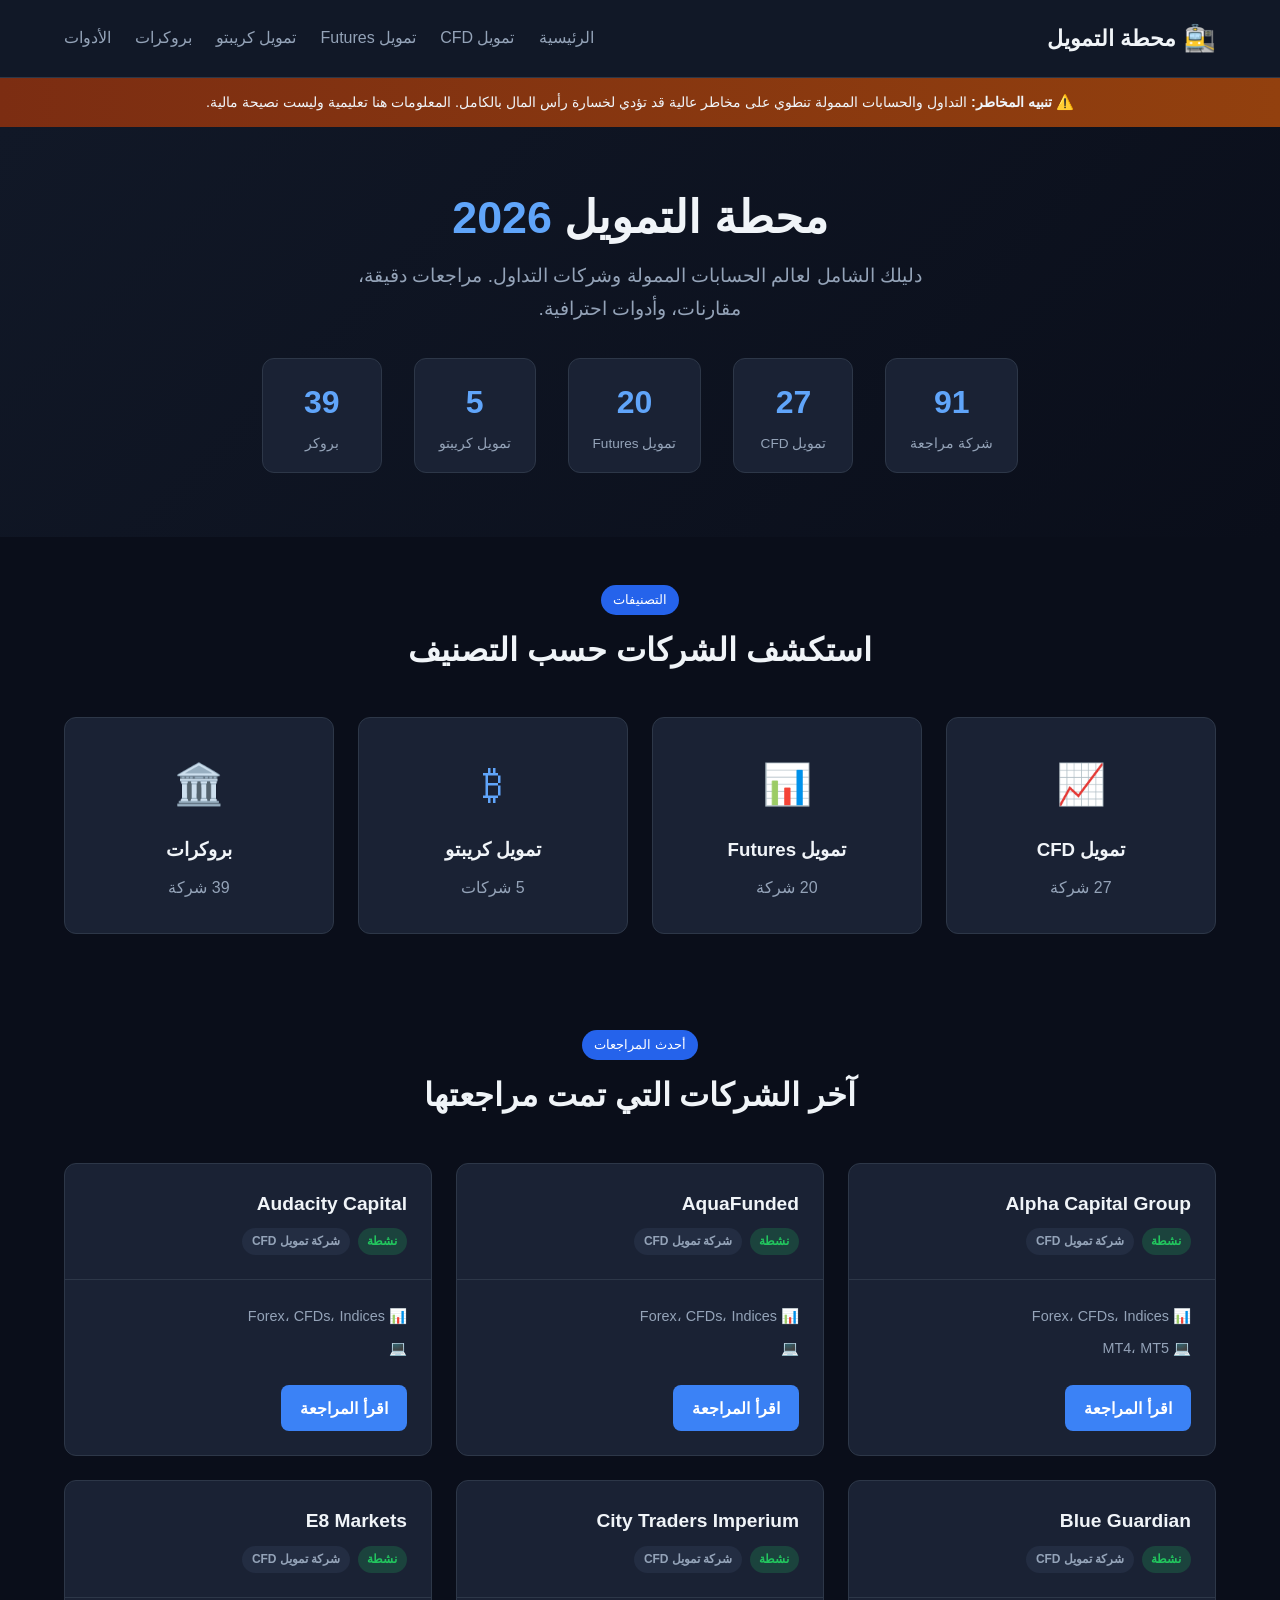
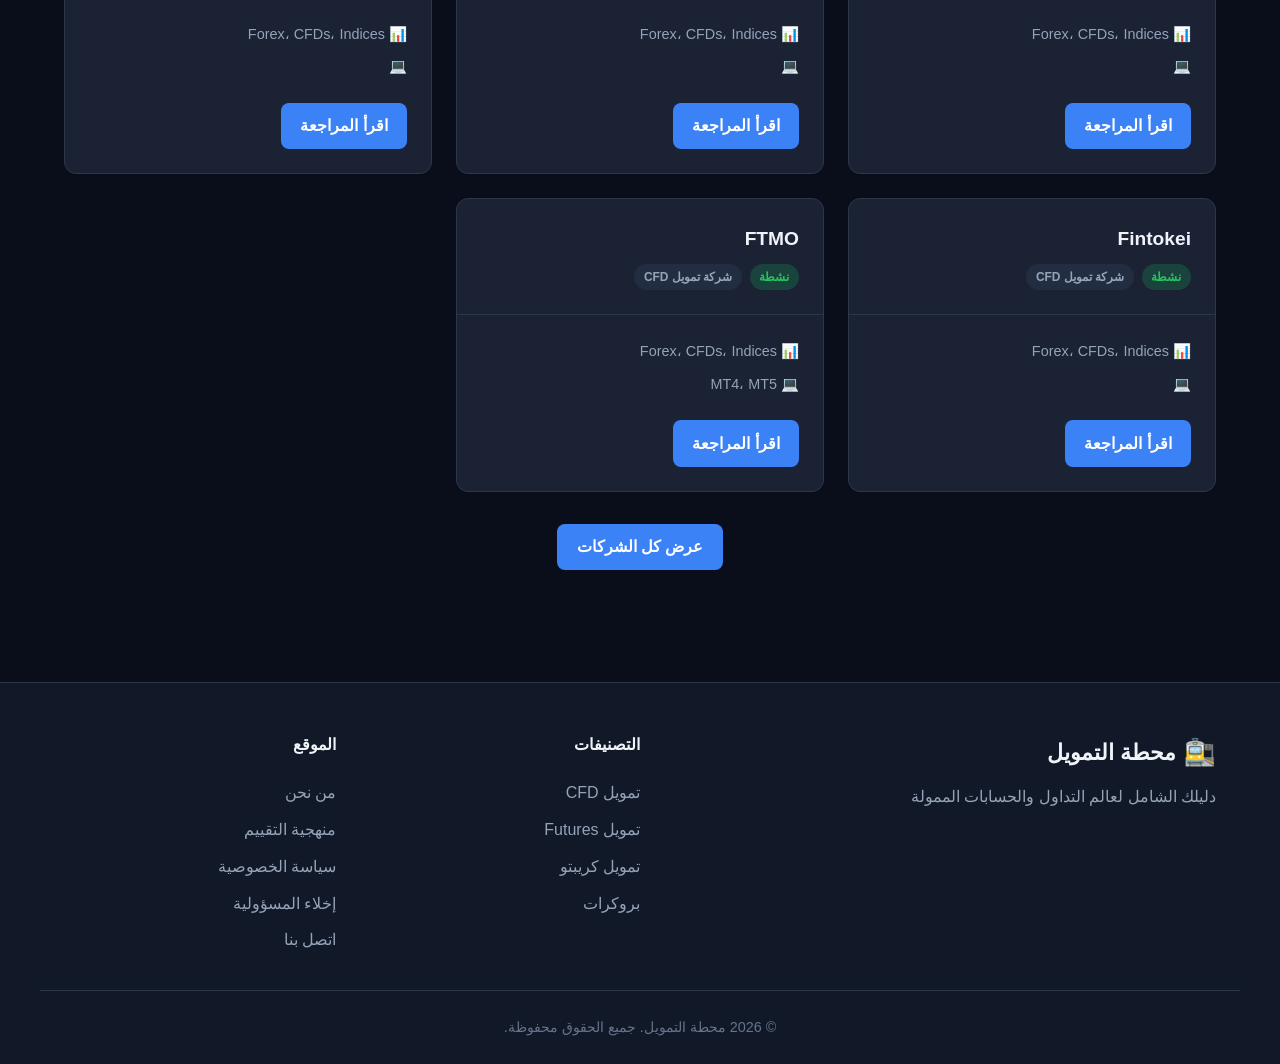
<file: index.html>
<!DOCTYPE html>
<html lang="ar" dir="rtl">
<head>
<meta charset="UTF-8">
<meta name="viewport" content="width=device-width, initial-scale=1.0">
<title>محطة التمويل | دليل الحسابات الممولة والبروكرات 2026</title>
<meta name="description" content="دليل شامل لشركات التمويل والحسابات الممولة وشركات الفوركس والبروكرات. مراجعات، مقارنات، أدوات تداول، وتحليلات.">
<link rel="canonical" href="https://l7adj.github.io/">
<link rel="stylesheet" href="/assets/css/style.css">
</head>
<body>

<header class="site-header">
  <div class="container header-inner">
    <a href="/" class="logo">
      <span class="logo-icon">🚉</span>
      <span>محطة التمويل</span>
    </a>
    <nav class="main-nav">
      <a href="/" class="nav-link">الرئيسية</a>
      <a href="/categories/cfd-prop-firms.html" class="nav-link">تمويل CFD</a>
      <a href="/categories/futures-prop-firms.html" class="nav-link">تمويل Futures</a>
      <a href="/categories/crypto-prop-firms.html" class="nav-link">تمويل كريبتو</a>
      <a href="/categories/brokers.html" class="nav-link">بروكرات</a>
      <a href="/tools/" class="nav-link">الأدوات</a>
    </nav>
    <button class="mobile-menu-btn" aria-label="القائمة">☰</button>
  </div>
</header>

<div class="risk-banner">
  <div class="container">
    <p>⚠️ <strong>تنبيه المخاطر:</strong> التداول والحسابات الممولة تنطوي على مخاطر عالية قد تؤدي لخسارة رأس المال بالكامل. المعلومات هنا تعليمية وليست نصيحة مالية.</p>
  </div>
</div>

<main>
  <section class="hero">
    <div class="container hero-grid">
      <div class="hero-content">
        <h1 class="hero-title">محطة التمويل <span class="highlight">2026</span></h1>
        <p class="hero-desc">دليلك الشامل لعالم الحسابات الممولة وشركات التداول. مراجعات دقيقة، مقارنات، وأدوات احترافية.</p>
        <div class="hero-stats">
          <div class="stat-item">
            <span class="stat-number">91</span>
            <span class="stat-label">شركة مراجعة</span>
          </div>
          <div class="stat-item">
            <span class="stat-number">27</span>
            <span class="stat-label">تمويل CFD</span>
          </div>
          <div class="stat-item">
            <span class="stat-number">20</span>
            <span class="stat-label">تمويل Futures</span>
          </div>
          <div class="stat-item">
            <span class="stat-number">5</span>
            <span class="stat-label">تمويل كريبتو</span>
          </div>
          <div class="stat-item">
            <span class="stat-number">39</span>
            <span class="stat-label">بروكر</span>
          </div>
        </div>
      </div>
    </div>
  </section>

  <section class="section">
    <div class="container">
      <div class="section-header">
        <span class="section-tag">التصنيفات</span>
        <h2 class="section-title">استكشف الشركات حسب التصنيف</h2>
      </div>
      <div class="categories-grid">
        <a href="/categories/cfd-prop-firms.html" class="category-card">
          <div class="category-icon">📈</div>
          <h3>تمويل CFD</h3>
          <p>27 شركة</p>
        </a>
        <a href="/categories/futures-prop-firms.html" class="category-card">
          <div class="category-icon">📊</div>
          <h3>تمويل Futures</h3>
          <p>20 شركة</p>
        </a>
        <a href="/categories/crypto-prop-firms.html" class="category-card">
          <div class="category-icon">₿</div>
          <h3>تمويل كريبتو</h3>
          <p>5 شركات</p>
        </a>
        <a href="/categories/brokers.html" class="category-card">
          <div class="category-icon">🏛️</div>
          <h3>بروكرات</h3>
          <p>39 شركة</p>
        </a>
      </div>
    </div>
  </section>

  <section class="section">
    <div class="container">
      <div class="section-header">
        <span class="section-tag">أحدث المراجعات</span>
        <h2 class="section-title">آخر الشركات التي تمت مراجعتها</h2>
      </div>
      <div class="firms-grid">
        
      <article class="firm-card">
        <div class="firm-card-header">
          <div class="firm-info">
            <h3 class="firm-name">Alpha Capital Group</h3>
            <span class="firm-badge badge-active">نشطة</span>
            <span class="firm-badge">شركة تمويل CFD</span>
          </div>
        </div>
        <div class="firm-card-body">
          <div class="firm-features">
            <div class="feature-item">📊 Forex، CFDs، Indices</div>
            <div class="feature-item">💻 MT4، MT5</div>
          </div>
          <a href="/reviews/alpha-capital-group.html" class="btn btn-primary">اقرأ المراجعة</a>
        </div>
      </article>
      <article class="firm-card">
        <div class="firm-card-header">
          <div class="firm-info">
            <h3 class="firm-name">AquaFunded</h3>
            <span class="firm-badge badge-active">نشطة</span>
            <span class="firm-badge">شركة تمويل CFD</span>
          </div>
        </div>
        <div class="firm-card-body">
          <div class="firm-features">
            <div class="feature-item">📊 Forex، CFDs، Indices</div>
            <div class="feature-item">💻 </div>
          </div>
          <a href="/reviews/aquafunded.html" class="btn btn-primary">اقرأ المراجعة</a>
        </div>
      </article>
      <article class="firm-card">
        <div class="firm-card-header">
          <div class="firm-info">
            <h3 class="firm-name">Audacity Capital</h3>
            <span class="firm-badge badge-active">نشطة</span>
            <span class="firm-badge">شركة تمويل CFD</span>
          </div>
        </div>
        <div class="firm-card-body">
          <div class="firm-features">
            <div class="feature-item">📊 Forex، CFDs، Indices</div>
            <div class="feature-item">💻 </div>
          </div>
          <a href="/reviews/audacity-capital.html" class="btn btn-primary">اقرأ المراجعة</a>
        </div>
      </article>
      <article class="firm-card">
        <div class="firm-card-header">
          <div class="firm-info">
            <h3 class="firm-name">Blue Guardian</h3>
            <span class="firm-badge badge-active">نشطة</span>
            <span class="firm-badge">شركة تمويل CFD</span>
          </div>
        </div>
        <div class="firm-card-body">
          <div class="firm-features">
            <div class="feature-item">📊 Forex، CFDs، Indices</div>
            <div class="feature-item">💻 </div>
          </div>
          <a href="/reviews/blue-guardian.html" class="btn btn-primary">اقرأ المراجعة</a>
        </div>
      </article>
      <article class="firm-card">
        <div class="firm-card-header">
          <div class="firm-info">
            <h3 class="firm-name">City Traders Imperium</h3>
            <span class="firm-badge badge-active">نشطة</span>
            <span class="firm-badge">شركة تمويل CFD</span>
          </div>
        </div>
        <div class="firm-card-body">
          <div class="firm-features">
            <div class="feature-item">📊 Forex، CFDs، Indices</div>
            <div class="feature-item">💻 </div>
          </div>
          <a href="/reviews/city-traders-imperium.html" class="btn btn-primary">اقرأ المراجعة</a>
        </div>
      </article>
      <article class="firm-card">
        <div class="firm-card-header">
          <div class="firm-info">
            <h3 class="firm-name">E8 Markets</h3>
            <span class="firm-badge badge-active">نشطة</span>
            <span class="firm-badge">شركة تمويل CFD</span>
          </div>
        </div>
        <div class="firm-card-body">
          <div class="firm-features">
            <div class="feature-item">📊 Forex، CFDs، Indices</div>
            <div class="feature-item">💻 </div>
          </div>
          <a href="/reviews/e8-markets.html" class="btn btn-primary">اقرأ المراجعة</a>
        </div>
      </article>
      <article class="firm-card">
        <div class="firm-card-header">
          <div class="firm-info">
            <h3 class="firm-name">Fintokei</h3>
            <span class="firm-badge badge-active">نشطة</span>
            <span class="firm-badge">شركة تمويل CFD</span>
          </div>
        </div>
        <div class="firm-card-body">
          <div class="firm-features">
            <div class="feature-item">📊 Forex، CFDs، Indices</div>
            <div class="feature-item">💻 </div>
          </div>
          <a href="/reviews/fintokei.html" class="btn btn-primary">اقرأ المراجعة</a>
        </div>
      </article>
      <article class="firm-card">
        <div class="firm-card-header">
          <div class="firm-info">
            <h3 class="firm-name">FTMO</h3>
            <span class="firm-badge badge-active">نشطة</span>
            <span class="firm-badge">شركة تمويل CFD</span>
          </div>
        </div>
        <div class="firm-card-body">
          <div class="firm-features">
            <div class="feature-item">📊 Forex، CFDs، Indices</div>
            <div class="feature-item">💻 MT4، MT5</div>
          </div>
          <a href="/reviews/ftmo.html" class="btn btn-primary">اقرأ المراجعة</a>
        </div>
      </article>
      </div>
      <div style="text-align:center; margin-top:2rem;">
        <a href="/categories/cfd-prop-firms.html" class="btn btn-primary">عرض كل الشركات</a>
      </div>
    </div>
  </section>
</main>


<footer class="site-footer">
  <div class="container footer-grid">
    <div class="footer-brand">
      <a href="/" class="logo">
        <span class="logo-icon">🚉</span>
        <span>محطة التمويل</span>
      </a>
      <p>دليلك الشامل لعالم التداول والحسابات الممولة</p>
    </div>
    <div class="footer-col">
      <h4>التصنيفات</h4>
      <a href="/categories/cfd-prop-firms.html">تمويل CFD</a>
      <a href="/categories/futures-prop-firms.html">تمويل Futures</a>
      <a href="/categories/crypto-prop-firms.html">تمويل كريبتو</a>
      <a href="/categories/brokers.html">بروكرات</a>
    </div>
    <div class="footer-col">
      <h4>الموقع</h4>
      <a href="/about.html">من نحن</a>
      <a href="/methodology.html">منهجية التقييم</a>
      <a href="/privacy-policy.html">سياسة الخصوصية</a>
      <a href="/disclaimer.html">إخلاء المسؤولية</a>
      <a href="/contact.html">اتصل بنا</a>
    </div>
  </div>
  <div class="container footer-bottom">
    <p>© 2026 محطة التمويل. جميع الحقوق محفوظة.</p>
  </div>
</footer>
<script src="/assets/js/app.js"></script>
</body>
</html>
</file>
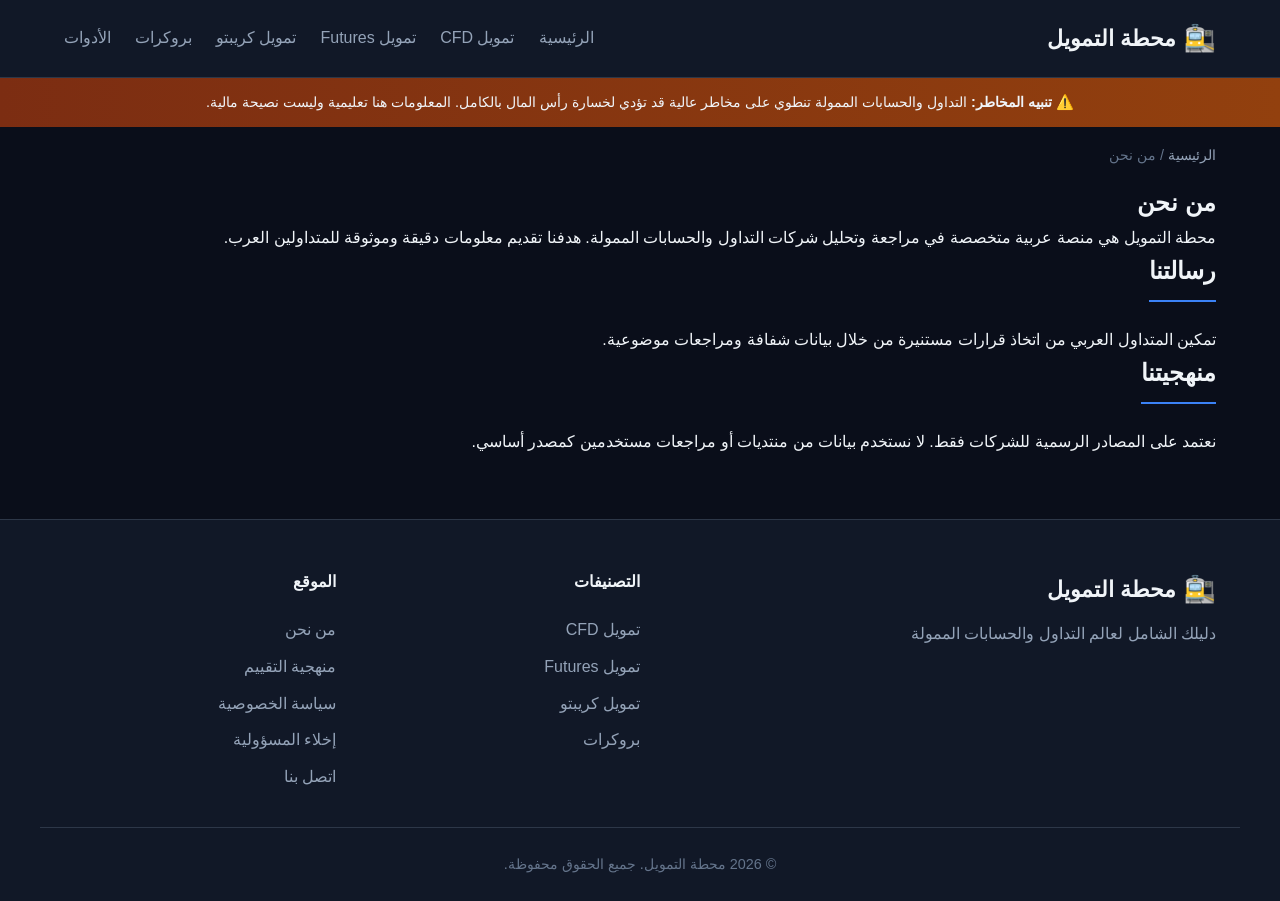
<file: about.html>
<!DOCTYPE html>
<html lang="ar" dir="rtl">
<head>
<meta charset="UTF-8">
<meta name="viewport" content="width=device-width, initial-scale=1.0">
<title>من نحن | محطة التمويل</title>
<meta name="description" content="تعرف على محطة التمويل ومنهجيتنا في مراجعة شركات التداول والحسابات الممولة.">
<link rel="canonical" href="https://l7adj.github.io/about.html">
<link rel="stylesheet" href="/assets/css/style.css">
</head>
<body>

<header class="site-header">
  <div class="container header-inner">
    <a href="/" class="logo">
      <span class="logo-icon">🚉</span>
      <span>محطة التمويل</span>
    </a>
    <nav class="main-nav">
      <a href="/" class="nav-link">الرئيسية</a>
      <a href="/categories/cfd-prop-firms.html" class="nav-link">تمويل CFD</a>
      <a href="/categories/futures-prop-firms.html" class="nav-link">تمويل Futures</a>
      <a href="/categories/crypto-prop-firms.html" class="nav-link">تمويل كريبتو</a>
      <a href="/categories/brokers.html" class="nav-link">بروكرات</a>
      <a href="/tools/" class="nav-link">الأدوات</a>
    </nav>
    <button class="mobile-menu-btn" aria-label="القائمة">☰</button>
  </div>
</header>

<div class="risk-banner">
  <div class="container">
    <p>⚠️ <strong>تنبيه المخاطر:</strong> التداول والحسابات الممولة تنطوي على مخاطر عالية قد تؤدي لخسارة رأس المال بالكامل. المعلومات هنا تعليمية وليست نصيحة مالية.</p>
  </div>
</div>
<main class="container">
  <nav class="breadcrumb"><a href="/">الرئيسية</a> / <span>من نحن</span></nav>
  <section class="content-section">
    <h1>من نحن</h1>
    <p>محطة التمويل هي منصة عربية متخصصة في مراجعة وتحليل شركات التداول والحسابات الممولة. هدفنا تقديم معلومات دقيقة وموثوقة للمتداولين العرب.</p>
    <h2>رسالتنا</h2>
    <p>تمكين المتداول العربي من اتخاذ قرارات مستنيرة من خلال بيانات شفافة ومراجعات موضوعية.</p>
    <h2>منهجيتنا</h2>
    <p>نعتمد على المصادر الرسمية للشركات فقط. لا نستخدم بيانات من منتديات أو مراجعات مستخدمين كمصدر أساسي.</p>
  </section>
</main>

<footer class="site-footer">
  <div class="container footer-grid">
    <div class="footer-brand">
      <a href="/" class="logo">
        <span class="logo-icon">🚉</span>
        <span>محطة التمويل</span>
      </a>
      <p>دليلك الشامل لعالم التداول والحسابات الممولة</p>
    </div>
    <div class="footer-col">
      <h4>التصنيفات</h4>
      <a href="/categories/cfd-prop-firms.html">تمويل CFD</a>
      <a href="/categories/futures-prop-firms.html">تمويل Futures</a>
      <a href="/categories/crypto-prop-firms.html">تمويل كريبتو</a>
      <a href="/categories/brokers.html">بروكرات</a>
    </div>
    <div class="footer-col">
      <h4>الموقع</h4>
      <a href="/about.html">من نحن</a>
      <a href="/methodology.html">منهجية التقييم</a>
      <a href="/privacy-policy.html">سياسة الخصوصية</a>
      <a href="/disclaimer.html">إخلاء المسؤولية</a>
      <a href="/contact.html">اتصل بنا</a>
    </div>
  </div>
  <div class="container footer-bottom">
    <p>© 2026 محطة التمويل. جميع الحقوق محفوظة.</p>
  </div>
</footer>
<script src="/assets/js/app.js"></script>
</body>
</html>
</file>
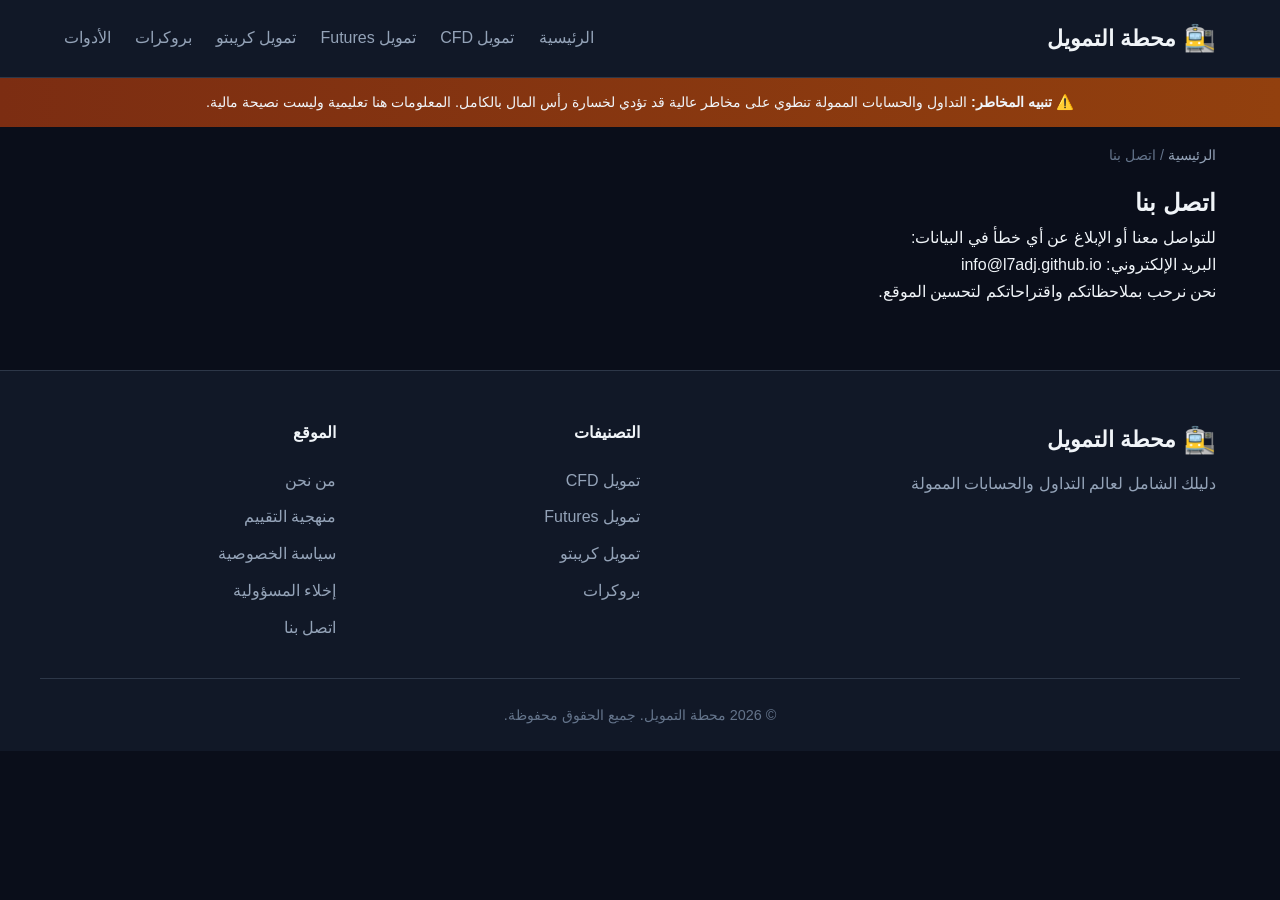
<file: contact.html>
<!DOCTYPE html>
<html lang="ar" dir="rtl">
<head>
<meta charset="UTF-8">
<meta name="viewport" content="width=device-width, initial-scale=1.0">
<title>اتصل بنا | محطة التمويل</title>
<meta name="description" content="تواصل مع فريق محطة التمويل.">
<link rel="canonical" href="https://l7adj.github.io/contact.html">
<link rel="stylesheet" href="/assets/css/style.css">
</head>
<body>

<header class="site-header">
  <div class="container header-inner">
    <a href="/" class="logo">
      <span class="logo-icon">🚉</span>
      <span>محطة التمويل</span>
    </a>
    <nav class="main-nav">
      <a href="/" class="nav-link">الرئيسية</a>
      <a href="/categories/cfd-prop-firms.html" class="nav-link">تمويل CFD</a>
      <a href="/categories/futures-prop-firms.html" class="nav-link">تمويل Futures</a>
      <a href="/categories/crypto-prop-firms.html" class="nav-link">تمويل كريبتو</a>
      <a href="/categories/brokers.html" class="nav-link">بروكرات</a>
      <a href="/tools/" class="nav-link">الأدوات</a>
    </nav>
    <button class="mobile-menu-btn" aria-label="القائمة">☰</button>
  </div>
</header>

<div class="risk-banner">
  <div class="container">
    <p>⚠️ <strong>تنبيه المخاطر:</strong> التداول والحسابات الممولة تنطوي على مخاطر عالية قد تؤدي لخسارة رأس المال بالكامل. المعلومات هنا تعليمية وليست نصيحة مالية.</p>
  </div>
</div>
<main class="container">
  <nav class="breadcrumb"><a href="/">الرئيسية</a> / <span>اتصل بنا</span></nav>
  <section class="content-section">
    <h1>اتصل بنا</h1>
    <p>للتواصل معنا أو الإبلاغ عن أي خطأ في البيانات:</p>
    <p>البريد الإلكتروني: info@l7adj.github.io</p>
    <p>نحن نرحب بملاحظاتكم واقتراحاتكم لتحسين الموقع.</p>
  </section>
</main>

<footer class="site-footer">
  <div class="container footer-grid">
    <div class="footer-brand">
      <a href="/" class="logo">
        <span class="logo-icon">🚉</span>
        <span>محطة التمويل</span>
      </a>
      <p>دليلك الشامل لعالم التداول والحسابات الممولة</p>
    </div>
    <div class="footer-col">
      <h4>التصنيفات</h4>
      <a href="/categories/cfd-prop-firms.html">تمويل CFD</a>
      <a href="/categories/futures-prop-firms.html">تمويل Futures</a>
      <a href="/categories/crypto-prop-firms.html">تمويل كريبتو</a>
      <a href="/categories/brokers.html">بروكرات</a>
    </div>
    <div class="footer-col">
      <h4>الموقع</h4>
      <a href="/about.html">من نحن</a>
      <a href="/methodology.html">منهجية التقييم</a>
      <a href="/privacy-policy.html">سياسة الخصوصية</a>
      <a href="/disclaimer.html">إخلاء المسؤولية</a>
      <a href="/contact.html">اتصل بنا</a>
    </div>
  </div>
  <div class="container footer-bottom">
    <p>© 2026 محطة التمويل. جميع الحقوق محفوظة.</p>
  </div>
</footer>
<script src="/assets/js/app.js"></script>
</body>
</html>
</file>
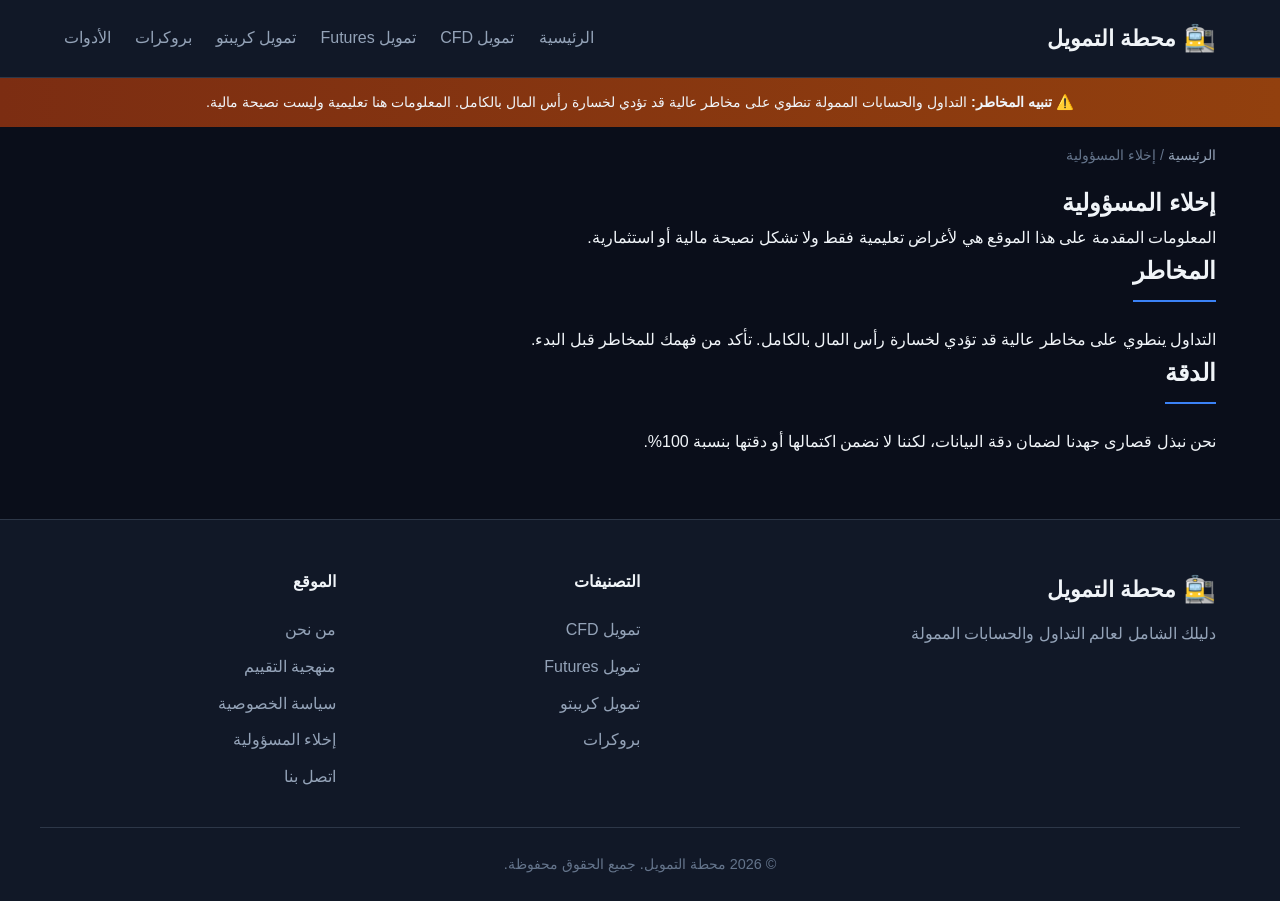
<file: disclaimer.html>
<!DOCTYPE html>
<html lang="ar" dir="rtl">
<head>
<meta charset="UTF-8">
<meta name="viewport" content="width=device-width, initial-scale=1.0">
<title>إخلاء المسؤولية | محطة التمويل</title>
<meta name="description" content="إخلاء المسؤولية القانوني لموقع محطة التمويل.">
<link rel="canonical" href="https://l7adj.github.io/disclaimer.html">
<link rel="stylesheet" href="/assets/css/style.css">
</head>
<body>

<header class="site-header">
  <div class="container header-inner">
    <a href="/" class="logo">
      <span class="logo-icon">🚉</span>
      <span>محطة التمويل</span>
    </a>
    <nav class="main-nav">
      <a href="/" class="nav-link">الرئيسية</a>
      <a href="/categories/cfd-prop-firms.html" class="nav-link">تمويل CFD</a>
      <a href="/categories/futures-prop-firms.html" class="nav-link">تمويل Futures</a>
      <a href="/categories/crypto-prop-firms.html" class="nav-link">تمويل كريبتو</a>
      <a href="/categories/brokers.html" class="nav-link">بروكرات</a>
      <a href="/tools/" class="nav-link">الأدوات</a>
    </nav>
    <button class="mobile-menu-btn" aria-label="القائمة">☰</button>
  </div>
</header>

<div class="risk-banner">
  <div class="container">
    <p>⚠️ <strong>تنبيه المخاطر:</strong> التداول والحسابات الممولة تنطوي على مخاطر عالية قد تؤدي لخسارة رأس المال بالكامل. المعلومات هنا تعليمية وليست نصيحة مالية.</p>
  </div>
</div>
<main class="container">
  <nav class="breadcrumb"><a href="/">الرئيسية</a> / <span>إخلاء المسؤولية</span></nav>
  <section class="content-section">
    <h1>إخلاء المسؤولية</h1>
    <p>المعلومات المقدمة على هذا الموقع هي لأغراض تعليمية فقط ولا تشكل نصيحة مالية أو استثمارية.</p>
    <h2>المخاطر</h2>
    <p>التداول ينطوي على مخاطر عالية قد تؤدي لخسارة رأس المال بالكامل. تأكد من فهمك للمخاطر قبل البدء.</p>
    <h2>الدقة</h2>
    <p>نحن نبذل قصارى جهدنا لضمان دقة البيانات، لكننا لا نضمن اكتمالها أو دقتها بنسبة 100%.</p>
  </section>
</main>

<footer class="site-footer">
  <div class="container footer-grid">
    <div class="footer-brand">
      <a href="/" class="logo">
        <span class="logo-icon">🚉</span>
        <span>محطة التمويل</span>
      </a>
      <p>دليلك الشامل لعالم التداول والحسابات الممولة</p>
    </div>
    <div class="footer-col">
      <h4>التصنيفات</h4>
      <a href="/categories/cfd-prop-firms.html">تمويل CFD</a>
      <a href="/categories/futures-prop-firms.html">تمويل Futures</a>
      <a href="/categories/crypto-prop-firms.html">تمويل كريبتو</a>
      <a href="/categories/brokers.html">بروكرات</a>
    </div>
    <div class="footer-col">
      <h4>الموقع</h4>
      <a href="/about.html">من نحن</a>
      <a href="/methodology.html">منهجية التقييم</a>
      <a href="/privacy-policy.html">سياسة الخصوصية</a>
      <a href="/disclaimer.html">إخلاء المسؤولية</a>
      <a href="/contact.html">اتصل بنا</a>
    </div>
  </div>
  <div class="container footer-bottom">
    <p>© 2026 محطة التمويل. جميع الحقوق محفوظة.</p>
  </div>
</footer>
<script src="/assets/js/app.js"></script>
</body>
</html>
</file>
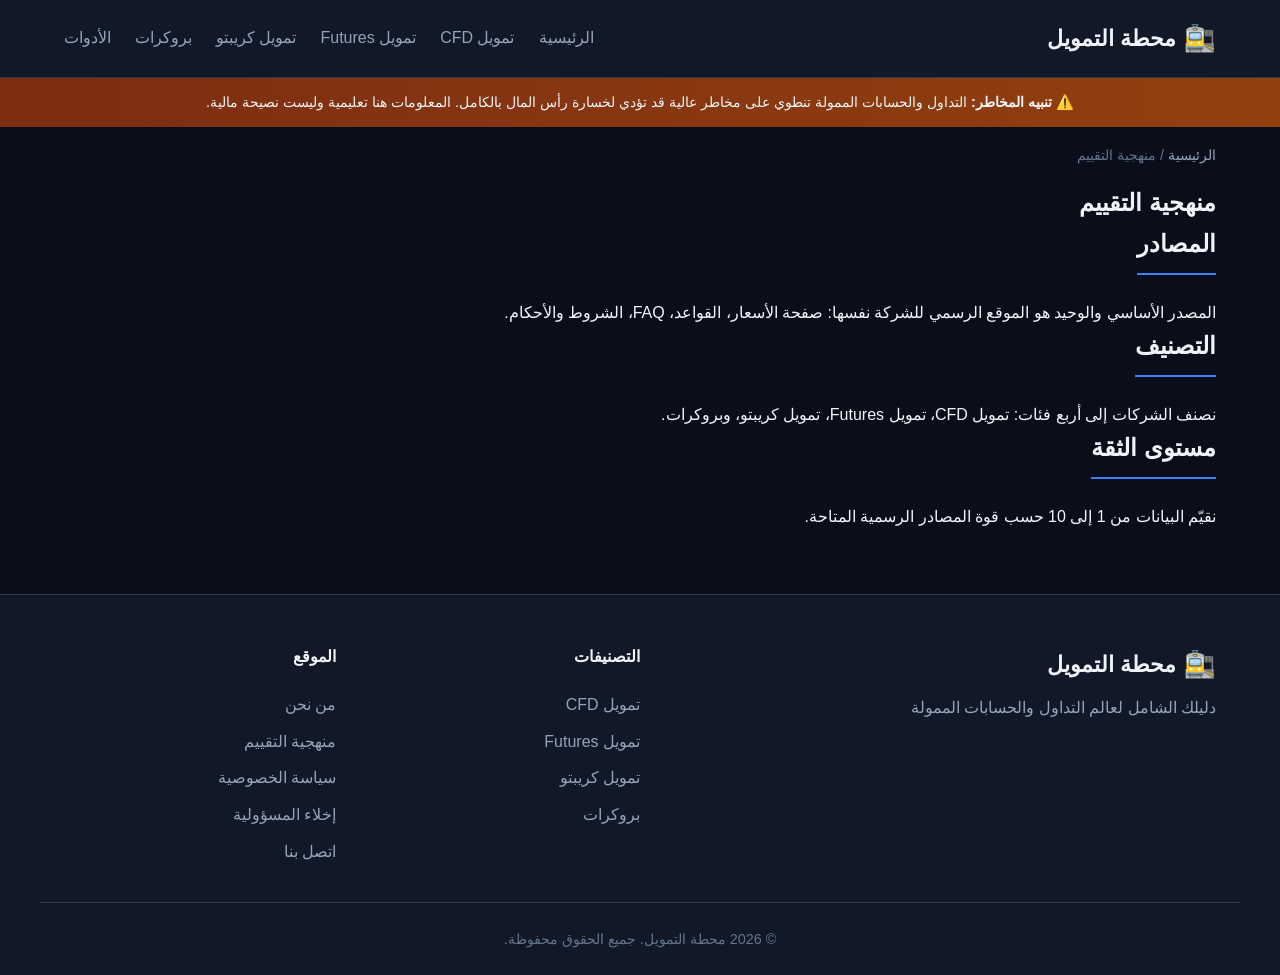
<file: methodology.html>
<!DOCTYPE html>
<html lang="ar" dir="rtl">
<head>
<meta charset="UTF-8">
<meta name="viewport" content="width=device-width, initial-scale=1.0">
<title>منهجية التقييم | محطة التمويل</title>
<meta name="description" content="تعرف على منهجية محطة التمويل في تقييم ومراجعة شركات التداول والحسابات الممولة.">
<link rel="canonical" href="https://l7adj.github.io/methodology.html">
<link rel="stylesheet" href="/assets/css/style.css">
</head>
<body>

<header class="site-header">
  <div class="container header-inner">
    <a href="/" class="logo">
      <span class="logo-icon">🚉</span>
      <span>محطة التمويل</span>
    </a>
    <nav class="main-nav">
      <a href="/" class="nav-link">الرئيسية</a>
      <a href="/categories/cfd-prop-firms.html" class="nav-link">تمويل CFD</a>
      <a href="/categories/futures-prop-firms.html" class="nav-link">تمويل Futures</a>
      <a href="/categories/crypto-prop-firms.html" class="nav-link">تمويل كريبتو</a>
      <a href="/categories/brokers.html" class="nav-link">بروكرات</a>
      <a href="/tools/" class="nav-link">الأدوات</a>
    </nav>
    <button class="mobile-menu-btn" aria-label="القائمة">☰</button>
  </div>
</header>

<div class="risk-banner">
  <div class="container">
    <p>⚠️ <strong>تنبيه المخاطر:</strong> التداول والحسابات الممولة تنطوي على مخاطر عالية قد تؤدي لخسارة رأس المال بالكامل. المعلومات هنا تعليمية وليست نصيحة مالية.</p>
  </div>
</div>
<main class="container">
  <nav class="breadcrumb"><a href="/">الرئيسية</a> / <span>منهجية التقييم</span></nav>
  <section class="content-section">
    <h1>منهجية التقييم</h1>
    <h2>المصادر</h2>
    <p>المصدر الأساسي والوحيد هو الموقع الرسمي للشركة نفسها: صفحة الأسعار، القواعد، FAQ، الشروط والأحكام.</p>
    <h2>التصنيف</h2>
    <p>نصنف الشركات إلى أربع فئات: تمويل CFD، تمويل Futures، تمويل كريبتو، وبروكرات.</p>
    <h2>مستوى الثقة</h2>
    <p>نقيّم البيانات من 1 إلى 10 حسب قوة المصادر الرسمية المتاحة.</p>
  </section>
</main>

<footer class="site-footer">
  <div class="container footer-grid">
    <div class="footer-brand">
      <a href="/" class="logo">
        <span class="logo-icon">🚉</span>
        <span>محطة التمويل</span>
      </a>
      <p>دليلك الشامل لعالم التداول والحسابات الممولة</p>
    </div>
    <div class="footer-col">
      <h4>التصنيفات</h4>
      <a href="/categories/cfd-prop-firms.html">تمويل CFD</a>
      <a href="/categories/futures-prop-firms.html">تمويل Futures</a>
      <a href="/categories/crypto-prop-firms.html">تمويل كريبتو</a>
      <a href="/categories/brokers.html">بروكرات</a>
    </div>
    <div class="footer-col">
      <h4>الموقع</h4>
      <a href="/about.html">من نحن</a>
      <a href="/methodology.html">منهجية التقييم</a>
      <a href="/privacy-policy.html">سياسة الخصوصية</a>
      <a href="/disclaimer.html">إخلاء المسؤولية</a>
      <a href="/contact.html">اتصل بنا</a>
    </div>
  </div>
  <div class="container footer-bottom">
    <p>© 2026 محطة التمويل. جميع الحقوق محفوظة.</p>
  </div>
</footer>
<script src="/assets/js/app.js"></script>
</body>
</html>
</file>
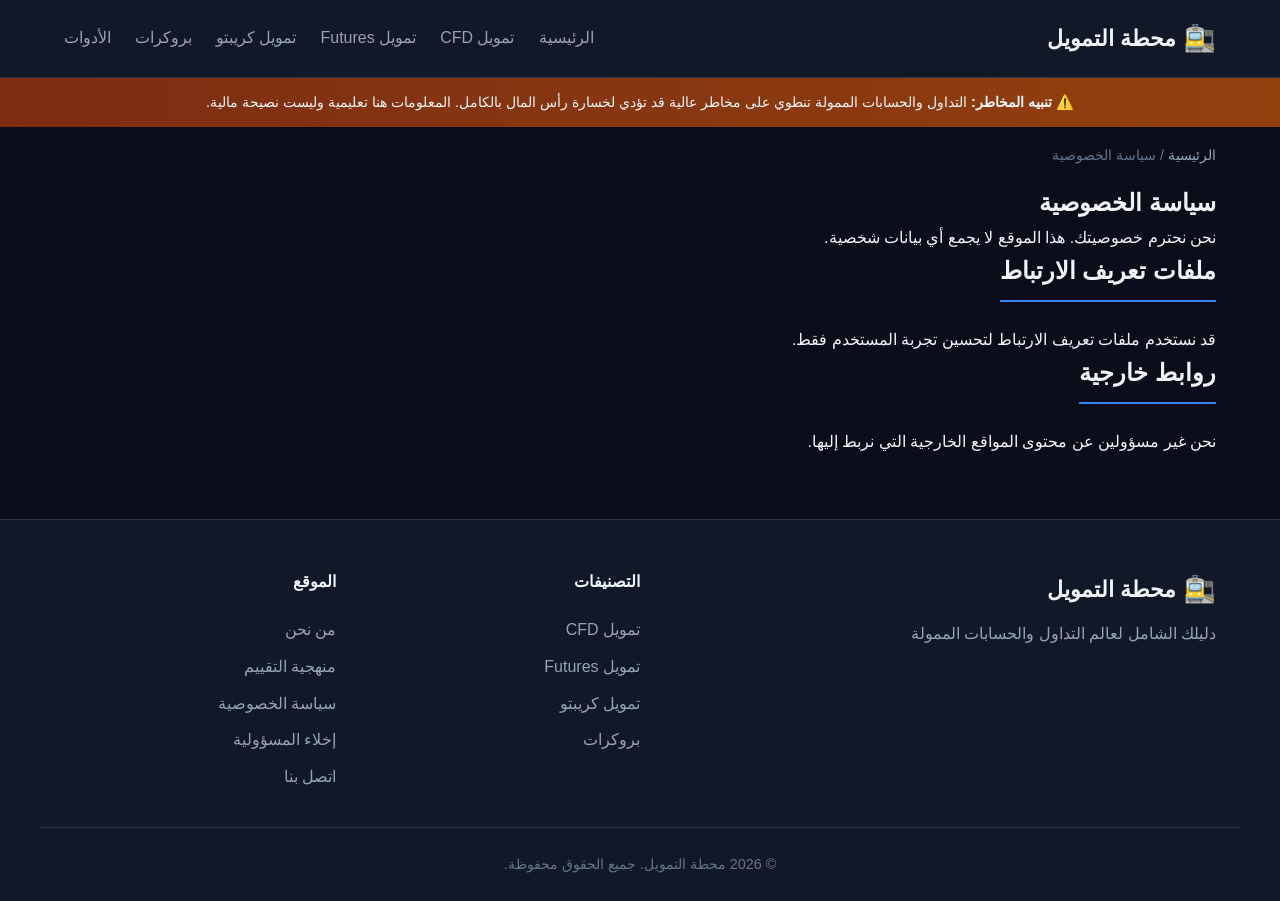
<file: privacy-policy.html>
<!DOCTYPE html>
<html lang="ar" dir="rtl">
<head>
<meta charset="UTF-8">
<meta name="viewport" content="width=device-width, initial-scale=1.0">
<title>سياسة الخصوصية | محطة التمويل</title>
<meta name="description" content="سياسة الخصوصية لموقع محطة التمويل.">
<link rel="canonical" href="https://l7adj.github.io/privacy-policy.html">
<link rel="stylesheet" href="/assets/css/style.css">
</head>
<body>

<header class="site-header">
  <div class="container header-inner">
    <a href="/" class="logo">
      <span class="logo-icon">🚉</span>
      <span>محطة التمويل</span>
    </a>
    <nav class="main-nav">
      <a href="/" class="nav-link">الرئيسية</a>
      <a href="/categories/cfd-prop-firms.html" class="nav-link">تمويل CFD</a>
      <a href="/categories/futures-prop-firms.html" class="nav-link">تمويل Futures</a>
      <a href="/categories/crypto-prop-firms.html" class="nav-link">تمويل كريبتو</a>
      <a href="/categories/brokers.html" class="nav-link">بروكرات</a>
      <a href="/tools/" class="nav-link">الأدوات</a>
    </nav>
    <button class="mobile-menu-btn" aria-label="القائمة">☰</button>
  </div>
</header>

<div class="risk-banner">
  <div class="container">
    <p>⚠️ <strong>تنبيه المخاطر:</strong> التداول والحسابات الممولة تنطوي على مخاطر عالية قد تؤدي لخسارة رأس المال بالكامل. المعلومات هنا تعليمية وليست نصيحة مالية.</p>
  </div>
</div>
<main class="container">
  <nav class="breadcrumb"><a href="/">الرئيسية</a> / <span>سياسة الخصوصية</span></nav>
  <section class="content-section">
    <h1>سياسة الخصوصية</h1>
    <p>نحن نحترم خصوصيتك. هذا الموقع لا يجمع أي بيانات شخصية.</p>
    <h2>ملفات تعريف الارتباط</h2>
    <p>قد نستخدم ملفات تعريف الارتباط لتحسين تجربة المستخدم فقط.</p>
    <h2>روابط خارجية</h2>
    <p>نحن غير مسؤولين عن محتوى المواقع الخارجية التي نربط إليها.</p>
  </section>
</main>

<footer class="site-footer">
  <div class="container footer-grid">
    <div class="footer-brand">
      <a href="/" class="logo">
        <span class="logo-icon">🚉</span>
        <span>محطة التمويل</span>
      </a>
      <p>دليلك الشامل لعالم التداول والحسابات الممولة</p>
    </div>
    <div class="footer-col">
      <h4>التصنيفات</h4>
      <a href="/categories/cfd-prop-firms.html">تمويل CFD</a>
      <a href="/categories/futures-prop-firms.html">تمويل Futures</a>
      <a href="/categories/crypto-prop-firms.html">تمويل كريبتو</a>
      <a href="/categories/brokers.html">بروكرات</a>
    </div>
    <div class="footer-col">
      <h4>الموقع</h4>
      <a href="/about.html">من نحن</a>
      <a href="/methodology.html">منهجية التقييم</a>
      <a href="/privacy-policy.html">سياسة الخصوصية</a>
      <a href="/disclaimer.html">إخلاء المسؤولية</a>
      <a href="/contact.html">اتصل بنا</a>
    </div>
  </div>
  <div class="container footer-bottom">
    <p>© 2026 محطة التمويل. جميع الحقوق محفوظة.</p>
  </div>
</footer>
<script src="/assets/js/app.js"></script>
</body>
</html>
</file>
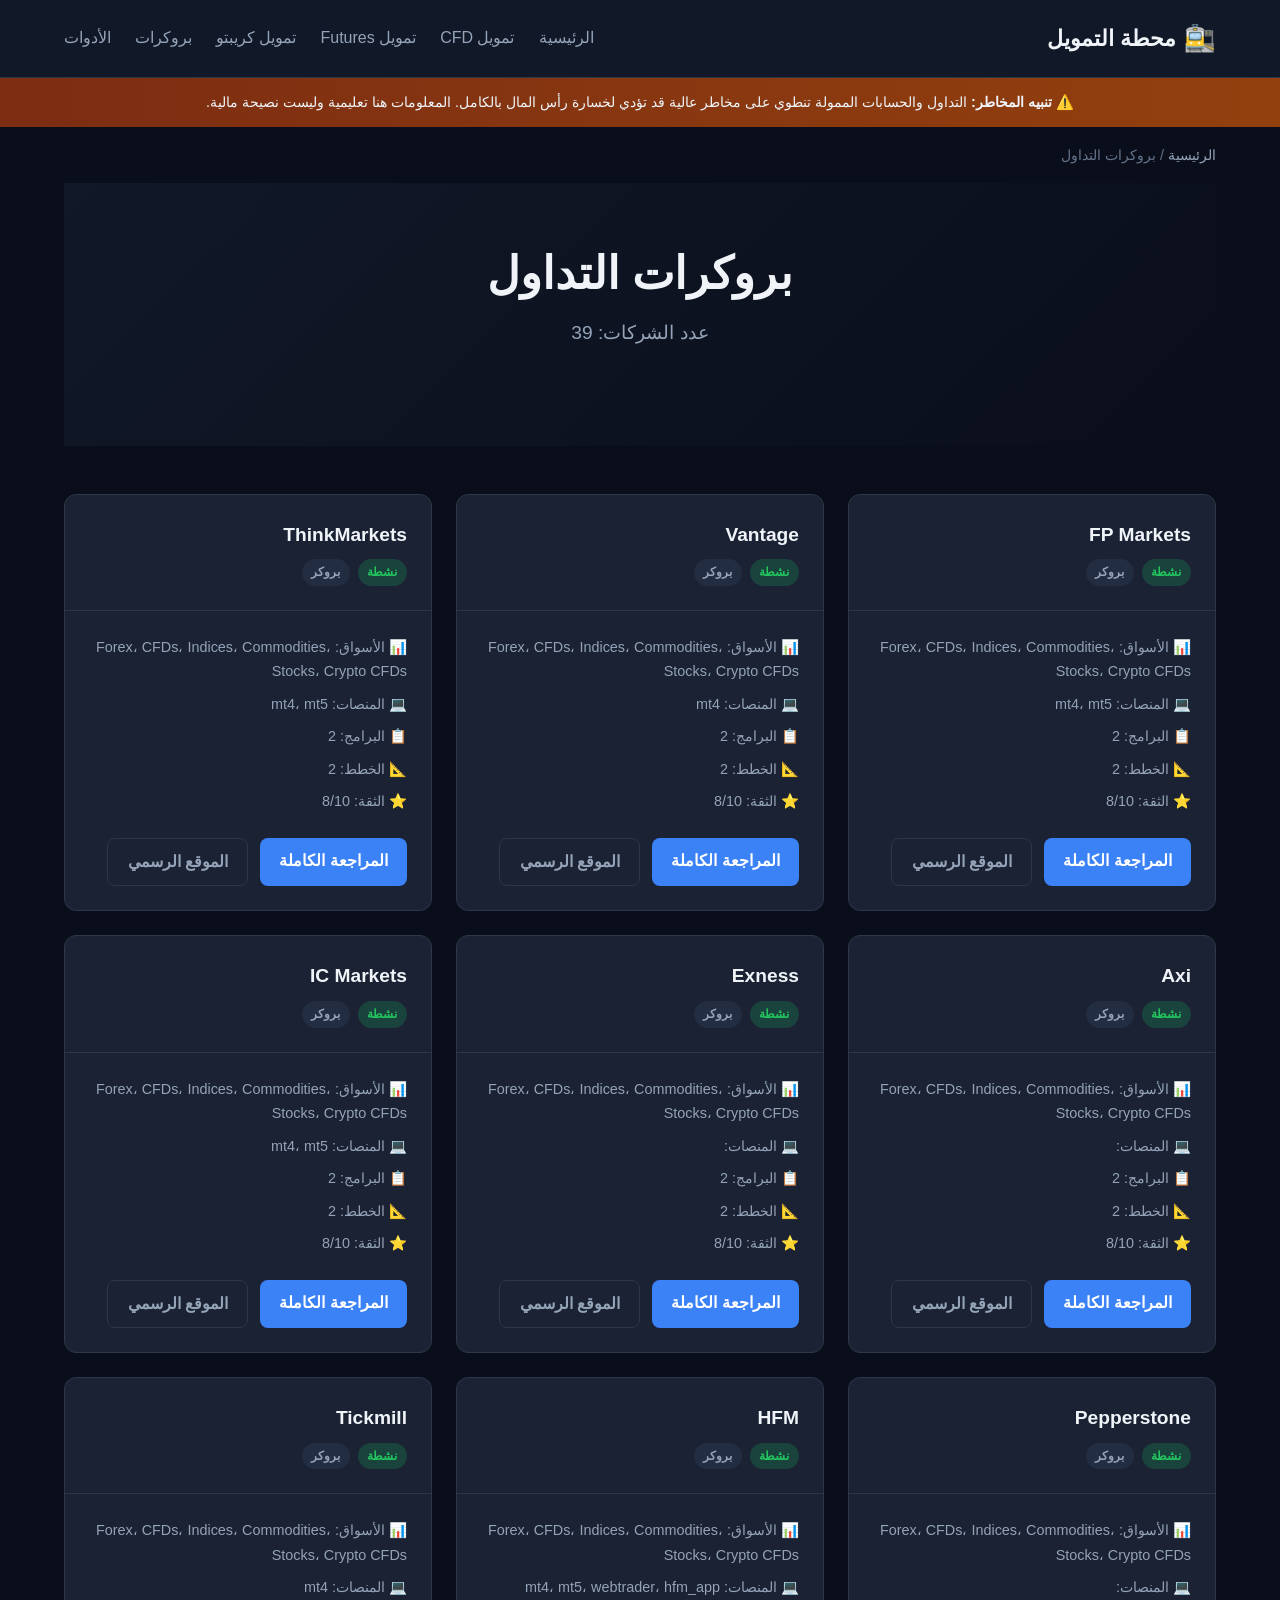
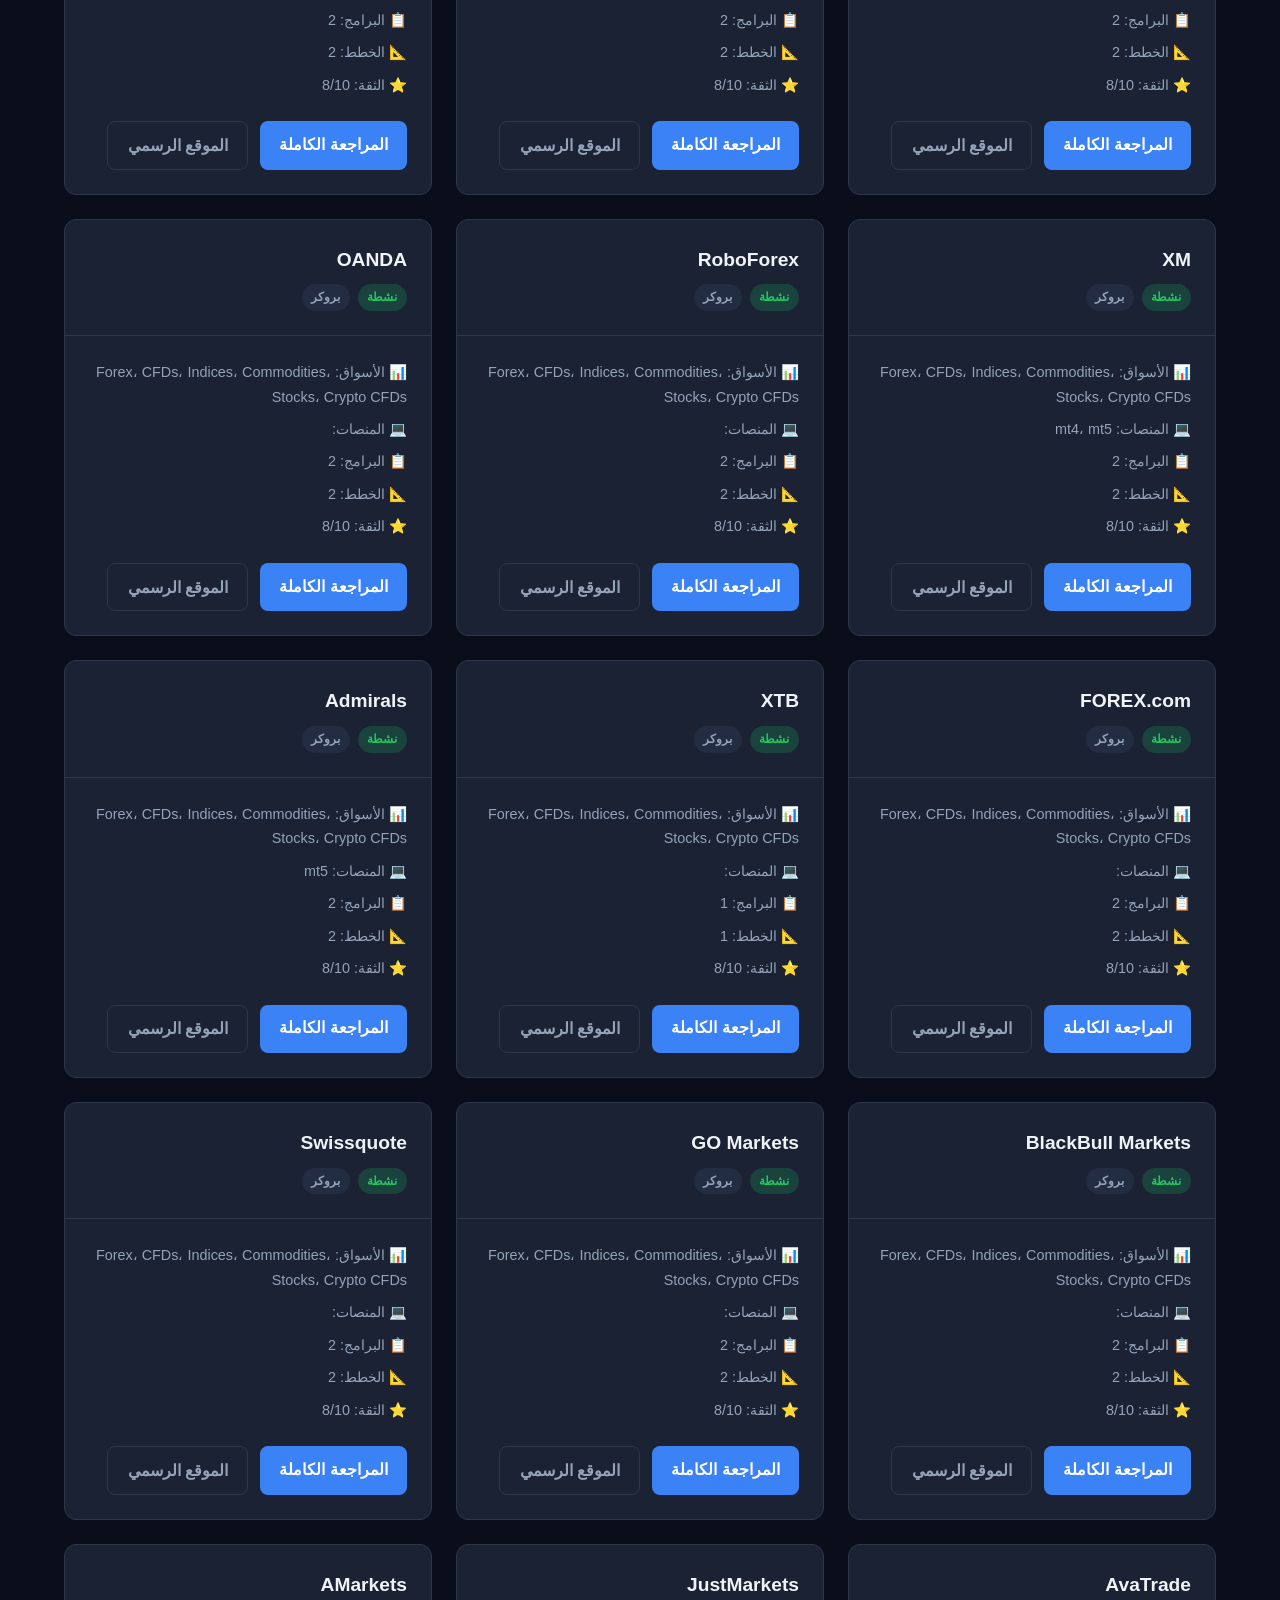
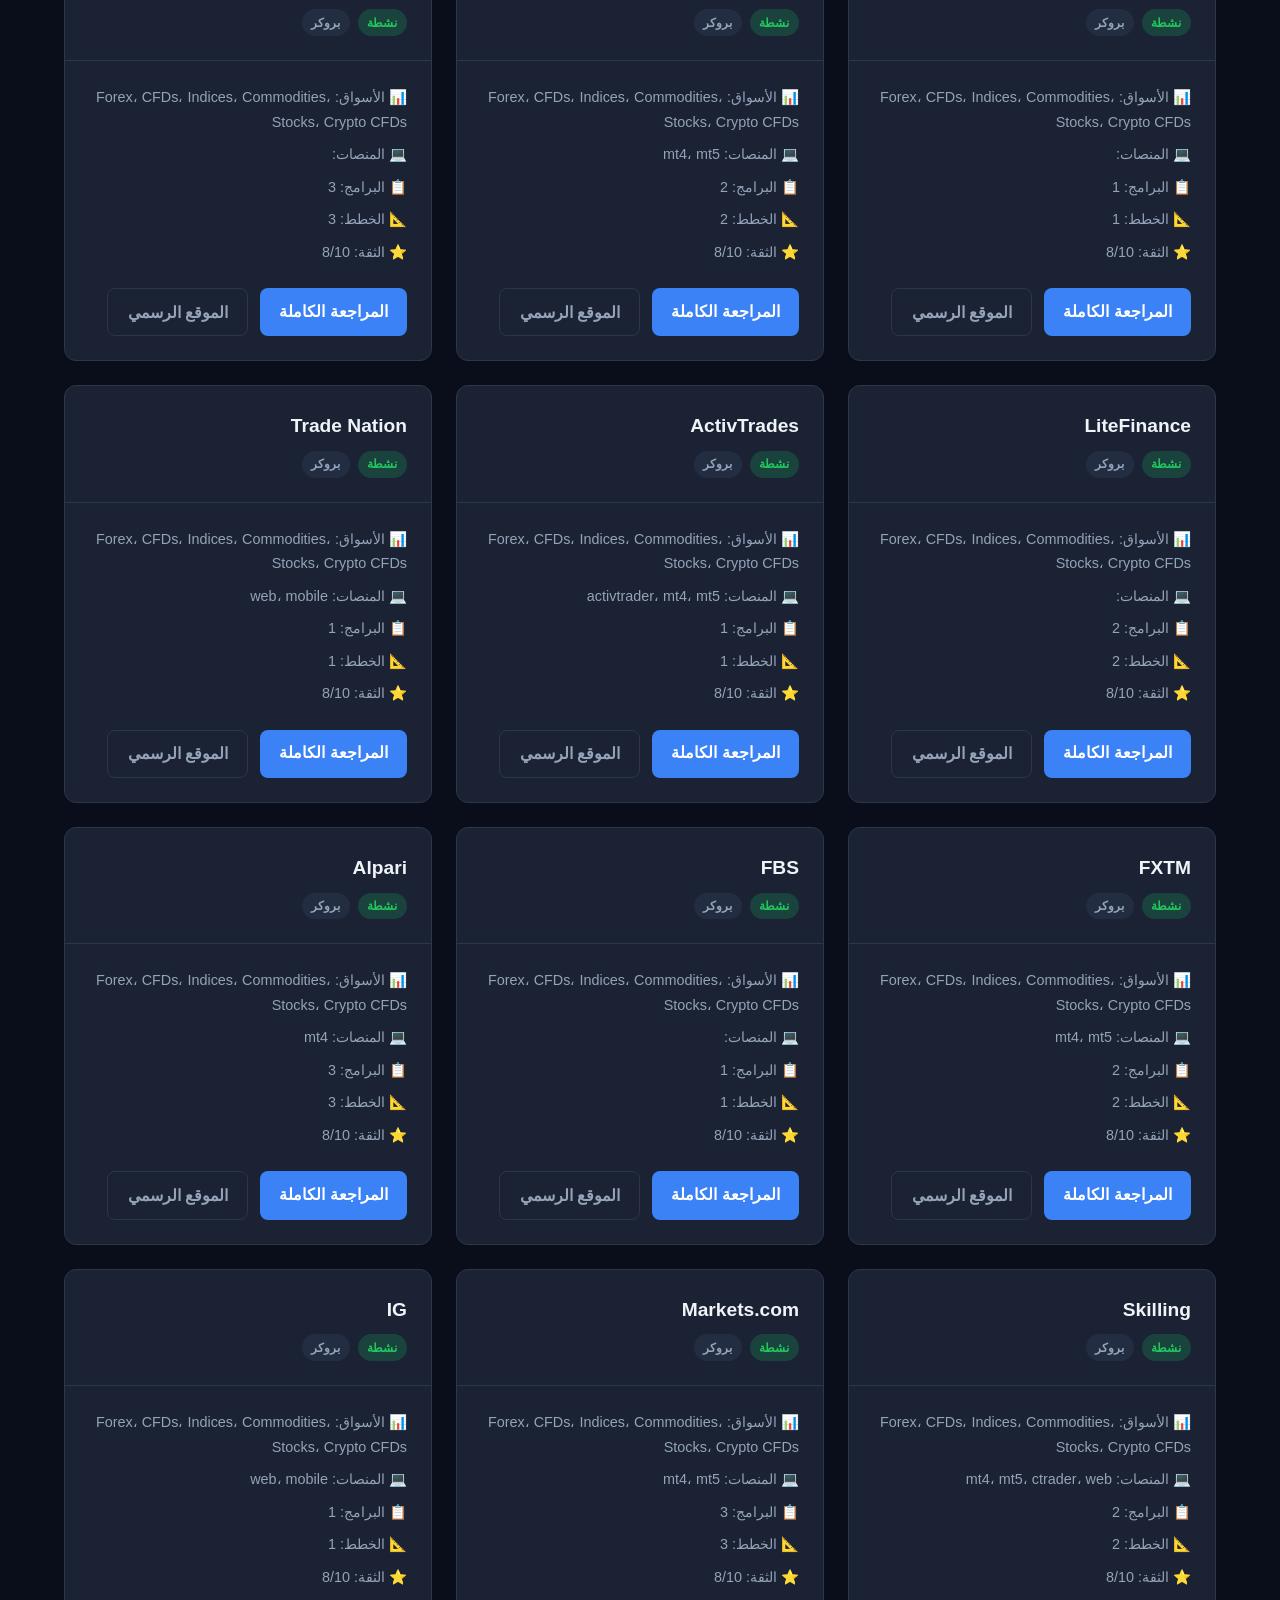
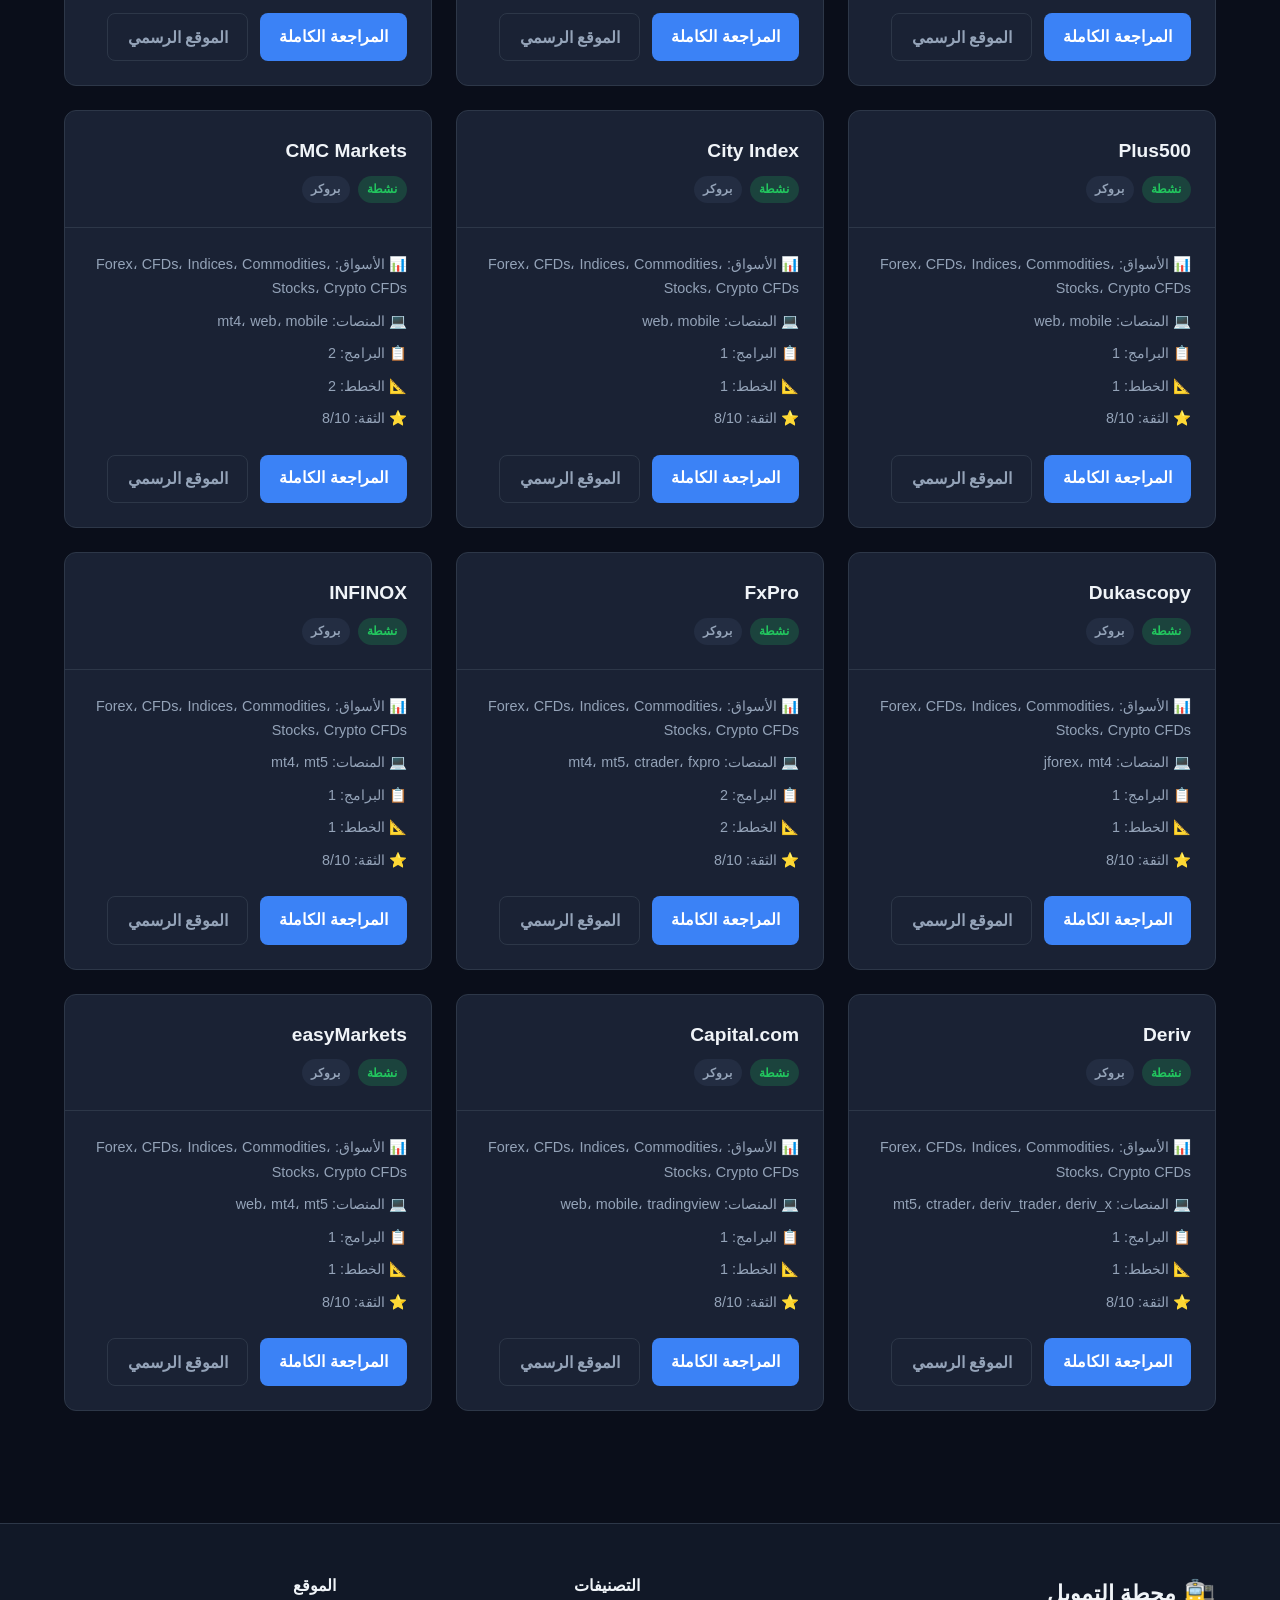
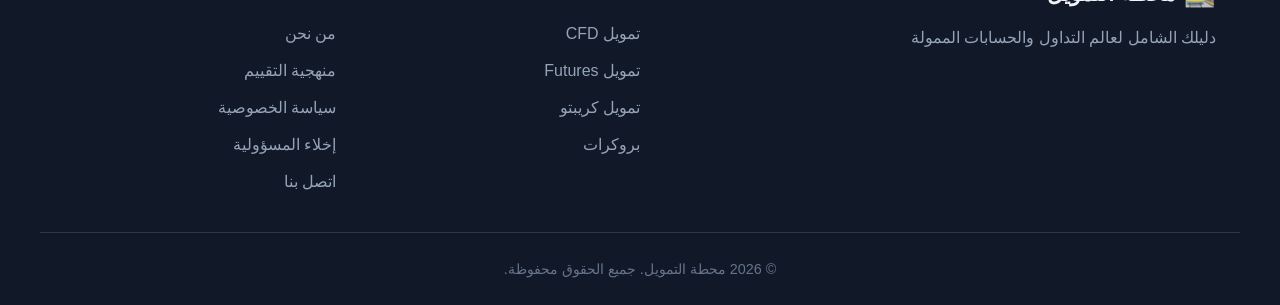
<file: categories/brokers.html>
<!DOCTYPE html>
<html lang="ar" dir="rtl">
<head>
<meta charset="UTF-8">
<meta name="viewport" content="width=device-width, initial-scale=1.0">
<title>بروكرات التداول</title>
<meta name="description" content="قائمة شاملة ببروكرات الفوركس وCFD">
<link rel="canonical" href="https://l7adj.github.io/categories/brokers.html">
<link rel="stylesheet" href="/assets/css/style.css">
</head>
<body>

<header class="site-header">
  <div class="container header-inner">
    <a href="/" class="logo">
      <span class="logo-icon">🚉</span>
      <span>محطة التمويل</span>
    </a>
    <nav class="main-nav">
      <a href="/" class="nav-link">الرئيسية</a>
      <a href="/categories/cfd-prop-firms.html" class="nav-link">تمويل CFD</a>
      <a href="/categories/futures-prop-firms.html" class="nav-link">تمويل Futures</a>
      <a href="/categories/crypto-prop-firms.html" class="nav-link">تمويل كريبتو</a>
      <a href="/categories/brokers.html" class="nav-link">بروكرات</a>
      <a href="/tools/" class="nav-link">الأدوات</a>
    </nav>
    <button class="mobile-menu-btn" aria-label="القائمة">☰</button>
  </div>
</header>

<div class="risk-banner">
  <div class="container">
    <p>⚠️ <strong>تنبيه المخاطر:</strong> التداول والحسابات الممولة تنطوي على مخاطر عالية قد تؤدي لخسارة رأس المال بالكامل. المعلومات هنا تعليمية وليست نصيحة مالية.</p>
  </div>
</div>

<main class="container">
  <nav class="breadcrumb" aria-label="مسار التنقل">
    <a href="/">الرئيسية</a> / <span>بروكرات التداول</span>
  </nav>

  <section class="hero">
    <div class="hero-content">
      <h1 class="hero-title">بروكرات التداول</h1>
      <p class="hero-desc">عدد الشركات: 39</p>
    </div>
  </section>

  <section class="section">
    <div class="firms-grid">
      
      <article class="firm-card">
        <div class="firm-card-header">
          <div class="firm-info">
            <h3 class="firm-name">FP Markets</h3>
            <span class="firm-badge badge-active">نشطة</span>
            <span class="firm-badge">بروكر</span>
          </div>
        </div>
        <div class="firm-card-body">
          <div class="firm-features">
            <div class="feature-item">📊 الأسواق: Forex، CFDs، Indices، Commodities، Stocks، Crypto CFDs</div>
            <div class="feature-item">💻 المنصات: mt4، mt5</div>
            <div class="feature-item">📋 البرامج: 2</div>
            <div class="feature-item">📐 الخطط: 2</div>
            <div class="feature-item">⭐ الثقة: 8/10</div>
          </div>
          <div class="firm-actions">
            <a href="/reviews/fp-markets.html" class="btn btn-primary">المراجعة الكاملة</a>
            <a href="https://www.fpmarkets.com/account-types/forex-account-types/" target="_blank" rel="nofollow noopener" class="btn btn-outline">الموقع الرسمي</a>
          </div>
        </div>
      </article>
      <article class="firm-card">
        <div class="firm-card-header">
          <div class="firm-info">
            <h3 class="firm-name">Vantage</h3>
            <span class="firm-badge badge-active">نشطة</span>
            <span class="firm-badge">بروكر</span>
          </div>
        </div>
        <div class="firm-card-body">
          <div class="firm-features">
            <div class="feature-item">📊 الأسواق: Forex، CFDs، Indices، Commodities، Stocks، Crypto CFDs</div>
            <div class="feature-item">💻 المنصات: mt4</div>
            <div class="feature-item">📋 البرامج: 2</div>
            <div class="feature-item">📐 الخطط: 2</div>
            <div class="feature-item">⭐ الثقة: 8/10</div>
          </div>
          <div class="firm-actions">
            <a href="/reviews/vantage.html" class="btn btn-primary">المراجعة الكاملة</a>
            <a href="https://www.vantagemarkets.com/en/trading/accounts/raw-ecn/" target="_blank" rel="nofollow noopener" class="btn btn-outline">الموقع الرسمي</a>
          </div>
        </div>
      </article>
      <article class="firm-card">
        <div class="firm-card-header">
          <div class="firm-info">
            <h3 class="firm-name">ThinkMarkets</h3>
            <span class="firm-badge badge-active">نشطة</span>
            <span class="firm-badge">بروكر</span>
          </div>
        </div>
        <div class="firm-card-body">
          <div class="firm-features">
            <div class="feature-item">📊 الأسواق: Forex، CFDs، Indices، Commodities، Stocks، Crypto CFDs</div>
            <div class="feature-item">💻 المنصات: mt4، mt5</div>
            <div class="feature-item">📋 البرامج: 2</div>
            <div class="feature-item">📐 الخطط: 2</div>
            <div class="feature-item">⭐ الثقة: 8/10</div>
          </div>
          <div class="firm-actions">
            <a href="/reviews/thinkmarkets.html" class="btn btn-primary">المراجعة الكاملة</a>
            <a href="https://www.thinkmarkets.com/en/account-types/" target="_blank" rel="nofollow noopener" class="btn btn-outline">الموقع الرسمي</a>
          </div>
        </div>
      </article>
      <article class="firm-card">
        <div class="firm-card-header">
          <div class="firm-info">
            <h3 class="firm-name">Axi</h3>
            <span class="firm-badge badge-active">نشطة</span>
            <span class="firm-badge">بروكر</span>
          </div>
        </div>
        <div class="firm-card-body">
          <div class="firm-features">
            <div class="feature-item">📊 الأسواق: Forex، CFDs، Indices، Commodities، Stocks، Crypto CFDs</div>
            <div class="feature-item">💻 المنصات: </div>
            <div class="feature-item">📋 البرامج: 2</div>
            <div class="feature-item">📐 الخطط: 2</div>
            <div class="feature-item">⭐ الثقة: 8/10</div>
          </div>
          <div class="firm-actions">
            <a href="/reviews/axi.html" class="btn btn-primary">المراجعة الكاملة</a>
            <a href="https://www.axi.com/int/trading-accounts" target="_blank" rel="nofollow noopener" class="btn btn-outline">الموقع الرسمي</a>
          </div>
        </div>
      </article>
      <article class="firm-card">
        <div class="firm-card-header">
          <div class="firm-info">
            <h3 class="firm-name">Exness</h3>
            <span class="firm-badge badge-active">نشطة</span>
            <span class="firm-badge">بروكر</span>
          </div>
        </div>
        <div class="firm-card-body">
          <div class="firm-features">
            <div class="feature-item">📊 الأسواق: Forex، CFDs، Indices، Commodities، Stocks، Crypto CFDs</div>
            <div class="feature-item">💻 المنصات: </div>
            <div class="feature-item">📋 البرامج: 2</div>
            <div class="feature-item">📐 الخطط: 2</div>
            <div class="feature-item">⭐ الثقة: 8/10</div>
          </div>
          <div class="firm-actions">
            <a href="/reviews/exness.html" class="btn btn-primary">المراجعة الكاملة</a>
            <a href="https://www.exness.com/standard-accounts/" target="_blank" rel="nofollow noopener" class="btn btn-outline">الموقع الرسمي</a>
          </div>
        </div>
      </article>
      <article class="firm-card">
        <div class="firm-card-header">
          <div class="firm-info">
            <h3 class="firm-name">IC Markets</h3>
            <span class="firm-badge badge-active">نشطة</span>
            <span class="firm-badge">بروكر</span>
          </div>
        </div>
        <div class="firm-card-body">
          <div class="firm-features">
            <div class="feature-item">📊 الأسواق: Forex، CFDs، Indices، Commodities، Stocks، Crypto CFDs</div>
            <div class="feature-item">💻 المنصات: mt4، mt5</div>
            <div class="feature-item">📋 البرامج: 2</div>
            <div class="feature-item">📐 الخطط: 2</div>
            <div class="feature-item">⭐ الثقة: 8/10</div>
          </div>
          <div class="firm-actions">
            <a href="/reviews/ic-markets.html" class="btn btn-primary">المراجعة الكاملة</a>
            <a href="https://www.icmarkets.com/global/en/trading-accounts/standard-account" target="_blank" rel="nofollow noopener" class="btn btn-outline">الموقع الرسمي</a>
          </div>
        </div>
      </article>
      <article class="firm-card">
        <div class="firm-card-header">
          <div class="firm-info">
            <h3 class="firm-name">Pepperstone</h3>
            <span class="firm-badge badge-active">نشطة</span>
            <span class="firm-badge">بروكر</span>
          </div>
        </div>
        <div class="firm-card-body">
          <div class="firm-features">
            <div class="feature-item">📊 الأسواق: Forex، CFDs، Indices، Commodities، Stocks، Crypto CFDs</div>
            <div class="feature-item">💻 المنصات: </div>
            <div class="feature-item">📋 البرامج: 2</div>
            <div class="feature-item">📐 الخطط: 2</div>
            <div class="feature-item">⭐ الثقة: 8/10</div>
          </div>
          <div class="firm-actions">
            <a href="/reviews/pepperstone.html" class="btn btn-primary">المراجعة الكاملة</a>
            <a href="https://pepperstone.com/en/help-and-support/opening-an-account/what-is-the-difference-between-a-standard-account-and-a-razor-account/" target="_blank" rel="nofollow noopener" class="btn btn-outline">الموقع الرسمي</a>
          </div>
        </div>
      </article>
      <article class="firm-card">
        <div class="firm-card-header">
          <div class="firm-info">
            <h3 class="firm-name">HFM</h3>
            <span class="firm-badge badge-active">نشطة</span>
            <span class="firm-badge">بروكر</span>
          </div>
        </div>
        <div class="firm-card-body">
          <div class="firm-features">
            <div class="feature-item">📊 الأسواق: Forex، CFDs، Indices، Commodities، Stocks، Crypto CFDs</div>
            <div class="feature-item">💻 المنصات: mt4، mt5، webtrader، hfm_app</div>
            <div class="feature-item">📋 البرامج: 2</div>
            <div class="feature-item">📐 الخطط: 2</div>
            <div class="feature-item">⭐ الثقة: 8/10</div>
          </div>
          <div class="firm-actions">
            <a href="/reviews/hfm.html" class="btn btn-primary">المراجعة الكاملة</a>
            <a href="https://www.hfm.com/int/en/trading-accounts/premium-account" target="_blank" rel="nofollow noopener" class="btn btn-outline">الموقع الرسمي</a>
          </div>
        </div>
      </article>
      <article class="firm-card">
        <div class="firm-card-header">
          <div class="firm-info">
            <h3 class="firm-name">Tickmill</h3>
            <span class="firm-badge badge-active">نشطة</span>
            <span class="firm-badge">بروكر</span>
          </div>
        </div>
        <div class="firm-card-body">
          <div class="firm-features">
            <div class="feature-item">📊 الأسواق: Forex، CFDs، Indices، Commodities، Stocks، Crypto CFDs</div>
            <div class="feature-item">💻 المنصات: mt4</div>
            <div class="feature-item">📋 البرامج: 2</div>
            <div class="feature-item">📐 الخطط: 2</div>
            <div class="feature-item">⭐ الثقة: 8/10</div>
          </div>
          <div class="firm-actions">
            <a href="/reviews/tickmill.html" class="btn btn-primary">المراجعة الكاملة</a>
            <a href="https://www.tickmill.com/trading/classic-account" target="_blank" rel="nofollow noopener" class="btn btn-outline">الموقع الرسمي</a>
          </div>
        </div>
      </article>
      <article class="firm-card">
        <div class="firm-card-header">
          <div class="firm-info">
            <h3 class="firm-name">XM</h3>
            <span class="firm-badge badge-active">نشطة</span>
            <span class="firm-badge">بروكر</span>
          </div>
        </div>
        <div class="firm-card-body">
          <div class="firm-features">
            <div class="feature-item">📊 الأسواق: Forex، CFDs، Indices، Commodities، Stocks، Crypto CFDs</div>
            <div class="feature-item">💻 المنصات: mt4، mt5</div>
            <div class="feature-item">📋 البرامج: 2</div>
            <div class="feature-item">📐 الخطط: 2</div>
            <div class="feature-item">⭐ الثقة: 8/10</div>
          </div>
          <div class="firm-actions">
            <a href="/reviews/xm.html" class="btn btn-primary">المراجعة الكاملة</a>
            <a href="https://www.xm.com/help-center/trading-accounts" target="_blank" rel="nofollow noopener" class="btn btn-outline">الموقع الرسمي</a>
          </div>
        </div>
      </article>
      <article class="firm-card">
        <div class="firm-card-header">
          <div class="firm-info">
            <h3 class="firm-name">RoboForex</h3>
            <span class="firm-badge badge-active">نشطة</span>
            <span class="firm-badge">بروكر</span>
          </div>
        </div>
        <div class="firm-card-body">
          <div class="firm-features">
            <div class="feature-item">📊 الأسواق: Forex، CFDs، Indices، Commodities، Stocks، Crypto CFDs</div>
            <div class="feature-item">💻 المنصات: </div>
            <div class="feature-item">📋 البرامج: 2</div>
            <div class="feature-item">📐 الخطط: 2</div>
            <div class="feature-item">⭐ الثقة: 8/10</div>
          </div>
          <div class="firm-actions">
            <a href="/reviews/roboforex.html" class="btn btn-primary">المراجعة الكاملة</a>
            <a href="https://roboforex.com/forex-trading/trading/ecn/" target="_blank" rel="nofollow noopener" class="btn btn-outline">الموقع الرسمي</a>
          </div>
        </div>
      </article>
      <article class="firm-card">
        <div class="firm-card-header">
          <div class="firm-info">
            <h3 class="firm-name">OANDA</h3>
            <span class="firm-badge badge-active">نشطة</span>
            <span class="firm-badge">بروكر</span>
          </div>
        </div>
        <div class="firm-card-body">
          <div class="firm-features">
            <div class="feature-item">📊 الأسواق: Forex، CFDs، Indices، Commodities، Stocks، Crypto CFDs</div>
            <div class="feature-item">💻 المنصات: </div>
            <div class="feature-item">📋 البرامج: 2</div>
            <div class="feature-item">📐 الخطط: 2</div>
            <div class="feature-item">⭐ الثقة: 8/10</div>
          </div>
          <div class="firm-actions">
            <a href="/reviews/oanda.html" class="btn btn-primary">المراجعة الكاملة</a>
            <a href="https://help.oanda.com/bvi/en/faqs/account-types-and-leverage-bvi.htm" target="_blank" rel="nofollow noopener" class="btn btn-outline">الموقع الرسمي</a>
          </div>
        </div>
      </article>
      <article class="firm-card">
        <div class="firm-card-header">
          <div class="firm-info">
            <h3 class="firm-name">FOREX.com</h3>
            <span class="firm-badge badge-active">نشطة</span>
            <span class="firm-badge">بروكر</span>
          </div>
        </div>
        <div class="firm-card-body">
          <div class="firm-features">
            <div class="feature-item">📊 الأسواق: Forex، CFDs، Indices، Commodities، Stocks، Crypto CFDs</div>
            <div class="feature-item">💻 المنصات: </div>
            <div class="feature-item">📋 البرامج: 2</div>
            <div class="feature-item">📐 الخطط: 2</div>
            <div class="feature-item">⭐ الثقة: 8/10</div>
          </div>
          <div class="firm-actions">
            <a href="/reviews/forexcom.html" class="btn btn-primary">المراجعة الكاملة</a>
            <a href="https://www.forex.com/en/trading-accounts/compare-trading-accounts/" target="_blank" rel="nofollow noopener" class="btn btn-outline">الموقع الرسمي</a>
          </div>
        </div>
      </article>
      <article class="firm-card">
        <div class="firm-card-header">
          <div class="firm-info">
            <h3 class="firm-name">XTB</h3>
            <span class="firm-badge badge-active">نشطة</span>
            <span class="firm-badge">بروكر</span>
          </div>
        </div>
        <div class="firm-card-body">
          <div class="firm-features">
            <div class="feature-item">📊 الأسواق: Forex، CFDs، Indices، Commodities، Stocks، Crypto CFDs</div>
            <div class="feature-item">💻 المنصات: </div>
            <div class="feature-item">📋 البرامج: 1</div>
            <div class="feature-item">📐 الخطط: 1</div>
            <div class="feature-item">⭐ الثقة: 8/10</div>
          </div>
          <div class="firm-actions">
            <a href="/reviews/xtb.html" class="btn btn-primary">المراجعة الكاملة</a>
            <a href="https://www.xtb.com/int/help-center/trading-account-2-1/what-types-of-accounts-do-you-offer-1" target="_blank" rel="nofollow noopener" class="btn btn-outline">الموقع الرسمي</a>
          </div>
        </div>
      </article>
      <article class="firm-card">
        <div class="firm-card-header">
          <div class="firm-info">
            <h3 class="firm-name">Admirals</h3>
            <span class="firm-badge badge-active">نشطة</span>
            <span class="firm-badge">بروكر</span>
          </div>
        </div>
        <div class="firm-card-body">
          <div class="firm-features">
            <div class="feature-item">📊 الأسواق: Forex، CFDs، Indices، Commodities، Stocks، Crypto CFDs</div>
            <div class="feature-item">💻 المنصات: mt5</div>
            <div class="feature-item">📋 البرامج: 2</div>
            <div class="feature-item">📐 الخطط: 2</div>
            <div class="feature-item">⭐ الثقة: 8/10</div>
          </div>
          <div class="firm-actions">
            <a href="/reviews/admirals.html" class="btn btn-primary">المراجعة الكاملة</a>
            <a href="https://admiralmarkets.com/trading-platforms/metatrader-5" target="_blank" rel="nofollow noopener" class="btn btn-outline">الموقع الرسمي</a>
          </div>
        </div>
      </article>
      <article class="firm-card">
        <div class="firm-card-header">
          <div class="firm-info">
            <h3 class="firm-name">BlackBull Markets</h3>
            <span class="firm-badge badge-active">نشطة</span>
            <span class="firm-badge">بروكر</span>
          </div>
        </div>
        <div class="firm-card-body">
          <div class="firm-features">
            <div class="feature-item">📊 الأسواق: Forex، CFDs، Indices، Commodities، Stocks، Crypto CFDs</div>
            <div class="feature-item">💻 المنصات: </div>
            <div class="feature-item">📋 البرامج: 2</div>
            <div class="feature-item">📐 الخطط: 2</div>
            <div class="feature-item">⭐ الثقة: 8/10</div>
          </div>
          <div class="firm-actions">
            <a href="/reviews/blackbull-markets.html" class="btn btn-primary">المراجعة الكاملة</a>
            <a href="https://blackbull.com/en/our-company/account-comparison/" target="_blank" rel="nofollow noopener" class="btn btn-outline">الموقع الرسمي</a>
          </div>
        </div>
      </article>
      <article class="firm-card">
        <div class="firm-card-header">
          <div class="firm-info">
            <h3 class="firm-name">GO Markets</h3>
            <span class="firm-badge badge-active">نشطة</span>
            <span class="firm-badge">بروكر</span>
          </div>
        </div>
        <div class="firm-card-body">
          <div class="firm-features">
            <div class="feature-item">📊 الأسواق: Forex، CFDs، Indices، Commodities، Stocks، Crypto CFDs</div>
            <div class="feature-item">💻 المنصات: </div>
            <div class="feature-item">📋 البرامج: 2</div>
            <div class="feature-item">📐 الخطط: 2</div>
            <div class="feature-item">⭐ الثقة: 8/10</div>
          </div>
          <div class="firm-actions">
            <a href="/reviews/go-markets.html" class="btn btn-primary">المراجعة الكاملة</a>
            <a href="https://gomarkets.com/en-au/accounts-and-pricing/account-types" target="_blank" rel="nofollow noopener" class="btn btn-outline">الموقع الرسمي</a>
          </div>
        </div>
      </article>
      <article class="firm-card">
        <div class="firm-card-header">
          <div class="firm-info">
            <h3 class="firm-name">Swissquote</h3>
            <span class="firm-badge badge-active">نشطة</span>
            <span class="firm-badge">بروكر</span>
          </div>
        </div>
        <div class="firm-card-body">
          <div class="firm-features">
            <div class="feature-item">📊 الأسواق: Forex، CFDs، Indices، Commodities، Stocks، Crypto CFDs</div>
            <div class="feature-item">💻 المنصات: </div>
            <div class="feature-item">📋 البرامج: 2</div>
            <div class="feature-item">📐 الخطط: 2</div>
            <div class="feature-item">⭐ الثقة: 8/10</div>
          </div>
          <div class="firm-actions">
            <a href="/reviews/swissquote.html" class="btn btn-primary">المراجعة الكاملة</a>
            <a href="https://www.swissquote.com/en-row/private/trade/pricing/forex-cfds/account-types" target="_blank" rel="nofollow noopener" class="btn btn-outline">الموقع الرسمي</a>
          </div>
        </div>
      </article>
      <article class="firm-card">
        <div class="firm-card-header">
          <div class="firm-info">
            <h3 class="firm-name">AvaTrade</h3>
            <span class="firm-badge badge-active">نشطة</span>
            <span class="firm-badge">بروكر</span>
          </div>
        </div>
        <div class="firm-card-body">
          <div class="firm-features">
            <div class="feature-item">📊 الأسواق: Forex، CFDs، Indices، Commodities، Stocks، Crypto CFDs</div>
            <div class="feature-item">💻 المنصات: </div>
            <div class="feature-item">📋 البرامج: 1</div>
            <div class="feature-item">📐 الخطط: 1</div>
            <div class="feature-item">⭐ الثقة: 8/10</div>
          </div>
          <div class="firm-actions">
            <a href="/reviews/avatrade.html" class="btn btn-primary">المراجعة الكاملة</a>
            <a href="https://support.avatrade.com/hc/en-us/articles/360001760672-What-is-the-minimum-amount-I-need-to-deposit-in-order-to-open-an-account" target="_blank" rel="nofollow noopener" class="btn btn-outline">الموقع الرسمي</a>
          </div>
        </div>
      </article>
      <article class="firm-card">
        <div class="firm-card-header">
          <div class="firm-info">
            <h3 class="firm-name">JustMarkets</h3>
            <span class="firm-badge badge-active">نشطة</span>
            <span class="firm-badge">بروكر</span>
          </div>
        </div>
        <div class="firm-card-body">
          <div class="firm-features">
            <div class="feature-item">📊 الأسواق: Forex، CFDs، Indices، Commodities، Stocks، Crypto CFDs</div>
            <div class="feature-item">💻 المنصات: mt4، mt5</div>
            <div class="feature-item">📋 البرامج: 2</div>
            <div class="feature-item">📐 الخطط: 2</div>
            <div class="feature-item">⭐ الثقة: 8/10</div>
          </div>
          <div class="firm-actions">
            <a href="/reviews/justmarkets.html" class="btn btn-primary">المراجعة الكاملة</a>
            <a href="https://justmarkets.com/trading/standard-accounts" target="_blank" rel="nofollow noopener" class="btn btn-outline">الموقع الرسمي</a>
          </div>
        </div>
      </article>
      <article class="firm-card">
        <div class="firm-card-header">
          <div class="firm-info">
            <h3 class="firm-name">AMarkets</h3>
            <span class="firm-badge badge-active">نشطة</span>
            <span class="firm-badge">بروكر</span>
          </div>
        </div>
        <div class="firm-card-body">
          <div class="firm-features">
            <div class="feature-item">📊 الأسواق: Forex، CFDs، Indices، Commodities، Stocks، Crypto CFDs</div>
            <div class="feature-item">💻 المنصات: </div>
            <div class="feature-item">📋 البرامج: 3</div>
            <div class="feature-item">📐 الخطط: 3</div>
            <div class="feature-item">⭐ الثقة: 8/10</div>
          </div>
          <div class="firm-actions">
            <a href="/reviews/amarkets.html" class="btn btn-primary">المراجعة الكاملة</a>
            <a href="https://www.amarkets.com/trading/account-type/standard/" target="_blank" rel="nofollow noopener" class="btn btn-outline">الموقع الرسمي</a>
          </div>
        </div>
      </article>
      <article class="firm-card">
        <div class="firm-card-header">
          <div class="firm-info">
            <h3 class="firm-name">LiteFinance</h3>
            <span class="firm-badge badge-active">نشطة</span>
            <span class="firm-badge">بروكر</span>
          </div>
        </div>
        <div class="firm-card-body">
          <div class="firm-features">
            <div class="feature-item">📊 الأسواق: Forex، CFDs، Indices، Commodities، Stocks، Crypto CFDs</div>
            <div class="feature-item">💻 المنصات: </div>
            <div class="feature-item">📋 البرامج: 2</div>
            <div class="feature-item">📐 الخطط: 2</div>
            <div class="feature-item">⭐ الثقة: 8/10</div>
          </div>
          <div class="firm-actions">
            <a href="/reviews/litefinance.html" class="btn btn-primary">المراجعة الكاملة</a>
            <a href="https://www.litefinance.org/trading/account-types/cent/" target="_blank" rel="nofollow noopener" class="btn btn-outline">الموقع الرسمي</a>
          </div>
        </div>
      </article>
      <article class="firm-card">
        <div class="firm-card-header">
          <div class="firm-info">
            <h3 class="firm-name">ActivTrades</h3>
            <span class="firm-badge badge-active">نشطة</span>
            <span class="firm-badge">بروكر</span>
          </div>
        </div>
        <div class="firm-card-body">
          <div class="firm-features">
            <div class="feature-item">📊 الأسواق: Forex، CFDs، Indices، Commodities، Stocks، Crypto CFDs</div>
            <div class="feature-item">💻 المنصات: activtrader، mt4، mt5</div>
            <div class="feature-item">📋 البرامج: 1</div>
            <div class="feature-item">📐 الخطط: 1</div>
            <div class="feature-item">⭐ الثقة: 8/10</div>
          </div>
          <div class="firm-actions">
            <a href="/reviews/activtrades.html" class="btn btn-primary">المراجعة الكاملة</a>
            <a href="https://www.activtrades.com/en/tradingaccounts/individual" target="_blank" rel="nofollow noopener" class="btn btn-outline">الموقع الرسمي</a>
          </div>
        </div>
      </article>
      <article class="firm-card">
        <div class="firm-card-header">
          <div class="firm-info">
            <h3 class="firm-name">Trade Nation</h3>
            <span class="firm-badge badge-active">نشطة</span>
            <span class="firm-badge">بروكر</span>
          </div>
        </div>
        <div class="firm-card-body">
          <div class="firm-features">
            <div class="feature-item">📊 الأسواق: Forex، CFDs، Indices، Commodities، Stocks، Crypto CFDs</div>
            <div class="feature-item">💻 المنصات: web، mobile</div>
            <div class="feature-item">📋 البرامج: 1</div>
            <div class="feature-item">📐 الخطط: 1</div>
            <div class="feature-item">⭐ الثقة: 8/10</div>
          </div>
          <div class="firm-actions">
            <a href="/reviews/trade-nation.html" class="btn btn-primary">المراجعة الكاملة</a>
            <a href="https://tradenation.com/payments/" target="_blank" rel="nofollow noopener" class="btn btn-outline">الموقع الرسمي</a>
          </div>
        </div>
      </article>
      <article class="firm-card">
        <div class="firm-card-header">
          <div class="firm-info">
            <h3 class="firm-name">FXTM</h3>
            <span class="firm-badge badge-active">نشطة</span>
            <span class="firm-badge">بروكر</span>
          </div>
        </div>
        <div class="firm-card-body">
          <div class="firm-features">
            <div class="feature-item">📊 الأسواق: Forex، CFDs، Indices، Commodities، Stocks، Crypto CFDs</div>
            <div class="feature-item">💻 المنصات: mt4، mt5</div>
            <div class="feature-item">📋 البرامج: 2</div>
            <div class="feature-item">📐 الخطط: 2</div>
            <div class="feature-item">⭐ الثقة: 8/10</div>
          </div>
          <div class="firm-actions">
            <a href="/reviews/fxtm.html" class="btn btn-primary">المراجعة الكاملة</a>
            <a href="https://www.fxtm.com/en/trading/accounts/edge/" target="_blank" rel="nofollow noopener" class="btn btn-outline">الموقع الرسمي</a>
          </div>
        </div>
      </article>
      <article class="firm-card">
        <div class="firm-card-header">
          <div class="firm-info">
            <h3 class="firm-name">FBS</h3>
            <span class="firm-badge badge-active">نشطة</span>
            <span class="firm-badge">بروكر</span>
          </div>
        </div>
        <div class="firm-card-body">
          <div class="firm-features">
            <div class="feature-item">📊 الأسواق: Forex، CFDs، Indices، Commodities، Stocks، Crypto CFDs</div>
            <div class="feature-item">💻 المنصات: </div>
            <div class="feature-item">📋 البرامج: 1</div>
            <div class="feature-item">📐 الخطط: 1</div>
            <div class="feature-item">⭐ الثقة: 8/10</div>
          </div>
          <div class="firm-actions">
            <a href="/reviews/fbs.html" class="btn btn-primary">المراجعة الكاملة</a>
            <a href="https://fbs.com/open-forex-account" target="_blank" rel="nofollow noopener" class="btn btn-outline">الموقع الرسمي</a>
          </div>
        </div>
      </article>
      <article class="firm-card">
        <div class="firm-card-header">
          <div class="firm-info">
            <h3 class="firm-name">Alpari</h3>
            <span class="firm-badge badge-active">نشطة</span>
            <span class="firm-badge">بروكر</span>
          </div>
        </div>
        <div class="firm-card-body">
          <div class="firm-features">
            <div class="feature-item">📊 الأسواق: Forex، CFDs، Indices، Commodities، Stocks، Crypto CFDs</div>
            <div class="feature-item">💻 المنصات: mt4</div>
            <div class="feature-item">📋 البرامج: 3</div>
            <div class="feature-item">📐 الخطط: 3</div>
            <div class="feature-item">⭐ الثقة: 8/10</div>
          </div>
          <div class="firm-actions">
            <a href="/reviews/alpari.html" class="btn btn-primary">المراجعة الكاملة</a>
            <a href="https://alpari.com/en/trading-accounts/standard/" target="_blank" rel="nofollow noopener" class="btn btn-outline">الموقع الرسمي</a>
          </div>
        </div>
      </article>
      <article class="firm-card">
        <div class="firm-card-header">
          <div class="firm-info">
            <h3 class="firm-name">Skilling</h3>
            <span class="firm-badge badge-active">نشطة</span>
            <span class="firm-badge">بروكر</span>
          </div>
        </div>
        <div class="firm-card-body">
          <div class="firm-features">
            <div class="feature-item">📊 الأسواق: Forex، CFDs، Indices، Commodities، Stocks، Crypto CFDs</div>
            <div class="feature-item">💻 المنصات: mt4، mt5، ctrader، web</div>
            <div class="feature-item">📋 البرامج: 2</div>
            <div class="feature-item">📐 الخطط: 2</div>
            <div class="feature-item">⭐ الثقة: 8/10</div>
          </div>
          <div class="firm-actions">
            <a href="/reviews/skilling.html" class="btn btn-primary">المراجعة الكاملة</a>
            <a href="https://skilling.com/eu/en/trading-conditions/" target="_blank" rel="nofollow noopener" class="btn btn-outline">الموقع الرسمي</a>
          </div>
        </div>
      </article>
      <article class="firm-card">
        <div class="firm-card-header">
          <div class="firm-info">
            <h3 class="firm-name">Markets.com</h3>
            <span class="firm-badge badge-active">نشطة</span>
            <span class="firm-badge">بروكر</span>
          </div>
        </div>
        <div class="firm-card-body">
          <div class="firm-features">
            <div class="feature-item">📊 الأسواق: Forex، CFDs، Indices، Commodities، Stocks، Crypto CFDs</div>
            <div class="feature-item">💻 المنصات: mt4، mt5</div>
            <div class="feature-item">📋 البرامج: 3</div>
            <div class="feature-item">📐 الخطط: 3</div>
            <div class="feature-item">⭐ الثقة: 8/10</div>
          </div>
          <div class="firm-actions">
            <a href="/reviews/marketscom.html" class="btn btn-primary">المراجعة الكاملة</a>
            <a href="https://www.markets.com/account-type-pro/" target="_blank" rel="nofollow noopener" class="btn btn-outline">الموقع الرسمي</a>
          </div>
        </div>
      </article>
      <article class="firm-card">
        <div class="firm-card-header">
          <div class="firm-info">
            <h3 class="firm-name">IG</h3>
            <span class="firm-badge badge-active">نشطة</span>
            <span class="firm-badge">بروكر</span>
          </div>
        </div>
        <div class="firm-card-body">
          <div class="firm-features">
            <div class="feature-item">📊 الأسواق: Forex، CFDs، Indices، Commodities، Stocks، Crypto CFDs</div>
            <div class="feature-item">💻 المنصات: web، mobile</div>
            <div class="feature-item">📋 البرامج: 1</div>
            <div class="feature-item">📐 الخطط: 1</div>
            <div class="feature-item">⭐ الثقة: 8/10</div>
          </div>
          <div class="firm-actions">
            <a href="/reviews/ig.html" class="btn btn-primary">المراجعة الكاملة</a>
            <a href="https://www.ig.com/en/cfd-trading/cfd-account-details" target="_blank" rel="nofollow noopener" class="btn btn-outline">الموقع الرسمي</a>
          </div>
        </div>
      </article>
      <article class="firm-card">
        <div class="firm-card-header">
          <div class="firm-info">
            <h3 class="firm-name">Plus500</h3>
            <span class="firm-badge badge-active">نشطة</span>
            <span class="firm-badge">بروكر</span>
          </div>
        </div>
        <div class="firm-card-body">
          <div class="firm-features">
            <div class="feature-item">📊 الأسواق: Forex، CFDs، Indices، Commodities، Stocks، Crypto CFDs</div>
            <div class="feature-item">💻 المنصات: web، mobile</div>
            <div class="feature-item">📋 البرامج: 1</div>
            <div class="feature-item">📐 الخطط: 1</div>
            <div class="feature-item">⭐ الثقة: 8/10</div>
          </div>
          <div class="firm-actions">
            <a href="/reviews/plus500.html" class="btn btn-primary">المراجعة الكاملة</a>
            <a href="https://www.plus500.com/en/" target="_blank" rel="nofollow noopener" class="btn btn-outline">الموقع الرسمي</a>
          </div>
        </div>
      </article>
      <article class="firm-card">
        <div class="firm-card-header">
          <div class="firm-info">
            <h3 class="firm-name">City Index</h3>
            <span class="firm-badge badge-active">نشطة</span>
            <span class="firm-badge">بروكر</span>
          </div>
        </div>
        <div class="firm-card-body">
          <div class="firm-features">
            <div class="feature-item">📊 الأسواق: Forex، CFDs، Indices، Commodities، Stocks، Crypto CFDs</div>
            <div class="feature-item">💻 المنصات: web، mobile</div>
            <div class="feature-item">📋 البرامج: 1</div>
            <div class="feature-item">📐 الخطط: 1</div>
            <div class="feature-item">⭐ الثقة: 8/10</div>
          </div>
          <div class="firm-actions">
            <a href="/reviews/city-index.html" class="btn btn-primary">المراجعة الكاملة</a>
            <a href="https://www.cityindex.com/en-uk/trading-accounts/standard-trading-account/" target="_blank" rel="nofollow noopener" class="btn btn-outline">الموقع الرسمي</a>
          </div>
        </div>
      </article>
      <article class="firm-card">
        <div class="firm-card-header">
          <div class="firm-info">
            <h3 class="firm-name">CMC Markets</h3>
            <span class="firm-badge badge-active">نشطة</span>
            <span class="firm-badge">بروكر</span>
          </div>
        </div>
        <div class="firm-card-body">
          <div class="firm-features">
            <div class="feature-item">📊 الأسواق: Forex، CFDs، Indices، Commodities، Stocks، Crypto CFDs</div>
            <div class="feature-item">💻 المنصات: mt4، web، mobile</div>
            <div class="feature-item">📋 البرامج: 2</div>
            <div class="feature-item">📐 الخطط: 2</div>
            <div class="feature-item">⭐ الثقة: 8/10</div>
          </div>
          <div class="firm-actions">
            <a href="/reviews/cmc-markets.html" class="btn btn-primary">المراجعة الكاملة</a>
            <a href="https://www.cmcmarkets.com/en-au/cfd/account-types" target="_blank" rel="nofollow noopener" class="btn btn-outline">الموقع الرسمي</a>
          </div>
        </div>
      </article>
      <article class="firm-card">
        <div class="firm-card-header">
          <div class="firm-info">
            <h3 class="firm-name">Dukascopy</h3>
            <span class="firm-badge badge-active">نشطة</span>
            <span class="firm-badge">بروكر</span>
          </div>
        </div>
        <div class="firm-card-body">
          <div class="firm-features">
            <div class="feature-item">📊 الأسواق: Forex، CFDs، Indices، Commodities، Stocks، Crypto CFDs</div>
            <div class="feature-item">💻 المنصات: jforex، mt4</div>
            <div class="feature-item">📋 البرامج: 1</div>
            <div class="feature-item">📐 الخطط: 1</div>
            <div class="feature-item">⭐ الثقة: 8/10</div>
          </div>
          <div class="firm-actions">
            <a href="/reviews/dukascopy.html" class="btn btn-primary">المراجعة الكاملة</a>
            <a href="https://www.dukascopy.com/swiss/english/forex/account/" target="_blank" rel="nofollow noopener" class="btn btn-outline">الموقع الرسمي</a>
          </div>
        </div>
      </article>
      <article class="firm-card">
        <div class="firm-card-header">
          <div class="firm-info">
            <h3 class="firm-name">FxPro</h3>
            <span class="firm-badge badge-active">نشطة</span>
            <span class="firm-badge">بروكر</span>
          </div>
        </div>
        <div class="firm-card-body">
          <div class="firm-features">
            <div class="feature-item">📊 الأسواق: Forex، CFDs، Indices، Commodities، Stocks، Crypto CFDs</div>
            <div class="feature-item">💻 المنصات: mt4، mt5، ctrader، fxpro</div>
            <div class="feature-item">📋 البرامج: 2</div>
            <div class="feature-item">📐 الخطط: 2</div>
            <div class="feature-item">⭐ الثقة: 8/10</div>
          </div>
          <div class="firm-actions">
            <a href="/reviews/fxpro.html" class="btn btn-primary">المراجعة الكاملة</a>
            <a href="https://www.fxpro.com/trading/accounts/raw-plus" target="_blank" rel="nofollow noopener" class="btn btn-outline">الموقع الرسمي</a>
          </div>
        </div>
      </article>
      <article class="firm-card">
        <div class="firm-card-header">
          <div class="firm-info">
            <h3 class="firm-name">INFINOX</h3>
            <span class="firm-badge badge-active">نشطة</span>
            <span class="firm-badge">بروكر</span>
          </div>
        </div>
        <div class="firm-card-body">
          <div class="firm-features">
            <div class="feature-item">📊 الأسواق: Forex، CFDs، Indices، Commodities، Stocks، Crypto CFDs</div>
            <div class="feature-item">💻 المنصات: mt4، mt5</div>
            <div class="feature-item">📋 البرامج: 1</div>
            <div class="feature-item">📐 الخطط: 1</div>
            <div class="feature-item">⭐ الثقة: 8/10</div>
          </div>
          <div class="firm-actions">
            <a href="/reviews/infinox.html" class="btn btn-primary">المراجعة الكاملة</a>
            <a href="https://www.infinox.com/fsc/en/ix-synced-trading-account" target="_blank" rel="nofollow noopener" class="btn btn-outline">الموقع الرسمي</a>
          </div>
        </div>
      </article>
      <article class="firm-card">
        <div class="firm-card-header">
          <div class="firm-info">
            <h3 class="firm-name">Deriv</h3>
            <span class="firm-badge badge-active">نشطة</span>
            <span class="firm-badge">بروكر</span>
          </div>
        </div>
        <div class="firm-card-body">
          <div class="firm-features">
            <div class="feature-item">📊 الأسواق: Forex، CFDs، Indices، Commodities، Stocks، Crypto CFDs</div>
            <div class="feature-item">💻 المنصات: mt5، ctrader، deriv_trader، deriv_x</div>
            <div class="feature-item">📋 البرامج: 1</div>
            <div class="feature-item">📐 الخطط: 1</div>
            <div class="feature-item">⭐ الثقة: 8/10</div>
          </div>
          <div class="firm-actions">
            <a href="/reviews/deriv.html" class="btn btn-primary">المراجعة الكاملة</a>
            <a href="https://deriv.com/trading-platforms/deriv-mt5" target="_blank" rel="nofollow noopener" class="btn btn-outline">الموقع الرسمي</a>
          </div>
        </div>
      </article>
      <article class="firm-card">
        <div class="firm-card-header">
          <div class="firm-info">
            <h3 class="firm-name">Capital.com</h3>
            <span class="firm-badge badge-active">نشطة</span>
            <span class="firm-badge">بروكر</span>
          </div>
        </div>
        <div class="firm-card-body">
          <div class="firm-features">
            <div class="feature-item">📊 الأسواق: Forex، CFDs، Indices، Commodities، Stocks، Crypto CFDs</div>
            <div class="feature-item">💻 المنصات: web، mobile، tradingview</div>
            <div class="feature-item">📋 البرامج: 1</div>
            <div class="feature-item">📐 الخطط: 1</div>
            <div class="feature-item">⭐ الثقة: 8/10</div>
          </div>
          <div class="firm-actions">
            <a href="/reviews/capitalcom.html" class="btn btn-primary">المراجعة الكاملة</a>
            <a href="https://capital.com/en-int/ways-to-trade/cfd-trading" target="_blank" rel="nofollow noopener" class="btn btn-outline">الموقع الرسمي</a>
          </div>
        </div>
      </article>
      <article class="firm-card">
        <div class="firm-card-header">
          <div class="firm-info">
            <h3 class="firm-name">easyMarkets</h3>
            <span class="firm-badge badge-active">نشطة</span>
            <span class="firm-badge">بروكر</span>
          </div>
        </div>
        <div class="firm-card-body">
          <div class="firm-features">
            <div class="feature-item">📊 الأسواق: Forex، CFDs، Indices، Commodities، Stocks، Crypto CFDs</div>
            <div class="feature-item">💻 المنصات: web، mt4، mt5</div>
            <div class="feature-item">📋 البرامج: 1</div>
            <div class="feature-item">📐 الخطط: 1</div>
            <div class="feature-item">⭐ الثقة: 8/10</div>
          </div>
          <div class="firm-actions">
            <a href="/reviews/easymarkets.html" class="btn btn-primary">المراجعة الكاملة</a>
            <a href="https://www.easymarkets.com/syc/en-my/trade/products-faqs/" target="_blank" rel="nofollow noopener" class="btn btn-outline">الموقع الرسمي</a>
          </div>
        </div>
      </article>
    </div>
  </section>
</main>


<footer class="site-footer">
  <div class="container footer-grid">
    <div class="footer-brand">
      <a href="/" class="logo">
        <span class="logo-icon">🚉</span>
        <span>محطة التمويل</span>
      </a>
      <p>دليلك الشامل لعالم التداول والحسابات الممولة</p>
    </div>
    <div class="footer-col">
      <h4>التصنيفات</h4>
      <a href="/categories/cfd-prop-firms.html">تمويل CFD</a>
      <a href="/categories/futures-prop-firms.html">تمويل Futures</a>
      <a href="/categories/crypto-prop-firms.html">تمويل كريبتو</a>
      <a href="/categories/brokers.html">بروكرات</a>
    </div>
    <div class="footer-col">
      <h4>الموقع</h4>
      <a href="/about.html">من نحن</a>
      <a href="/methodology.html">منهجية التقييم</a>
      <a href="/privacy-policy.html">سياسة الخصوصية</a>
      <a href="/disclaimer.html">إخلاء المسؤولية</a>
      <a href="/contact.html">اتصل بنا</a>
    </div>
  </div>
  <div class="container footer-bottom">
    <p>© 2026 محطة التمويل. جميع الحقوق محفوظة.</p>
  </div>
</footer>
<script src="/assets/js/app.js"></script>
</body>
</html>
</file>
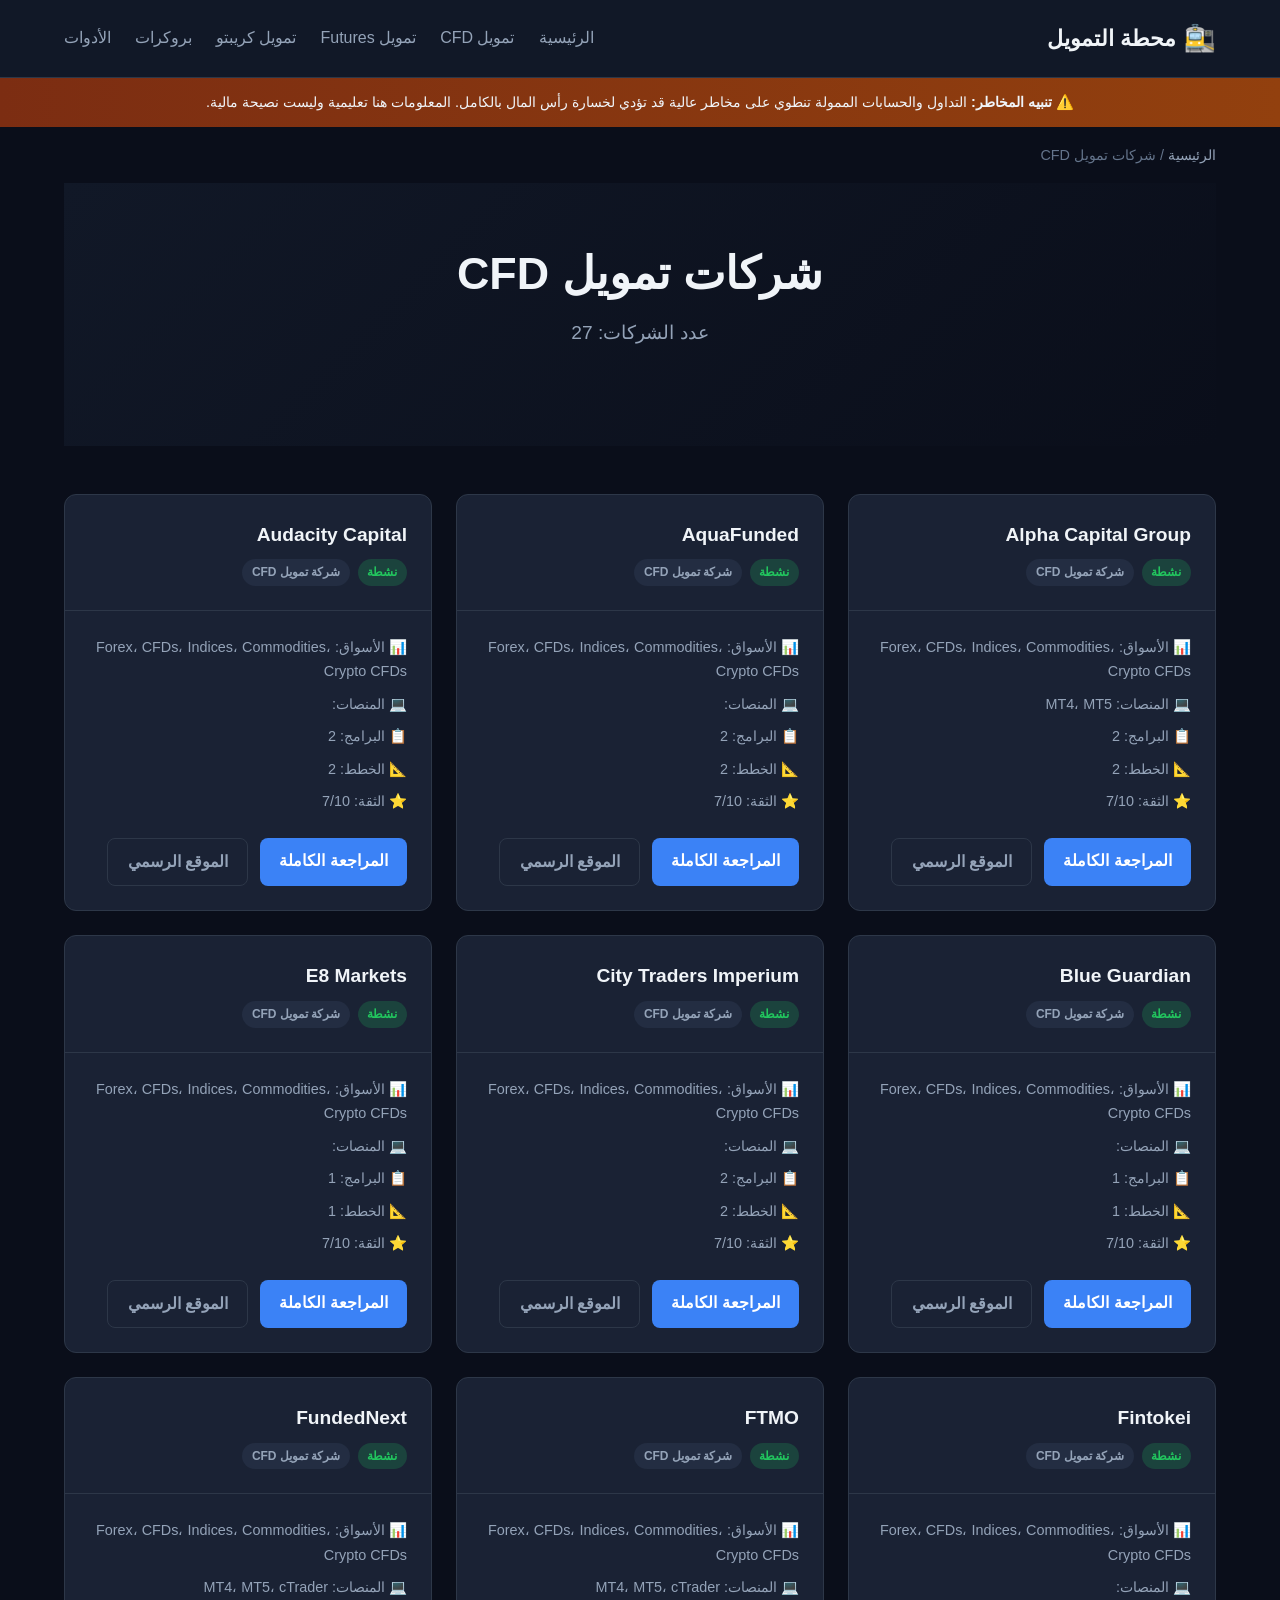
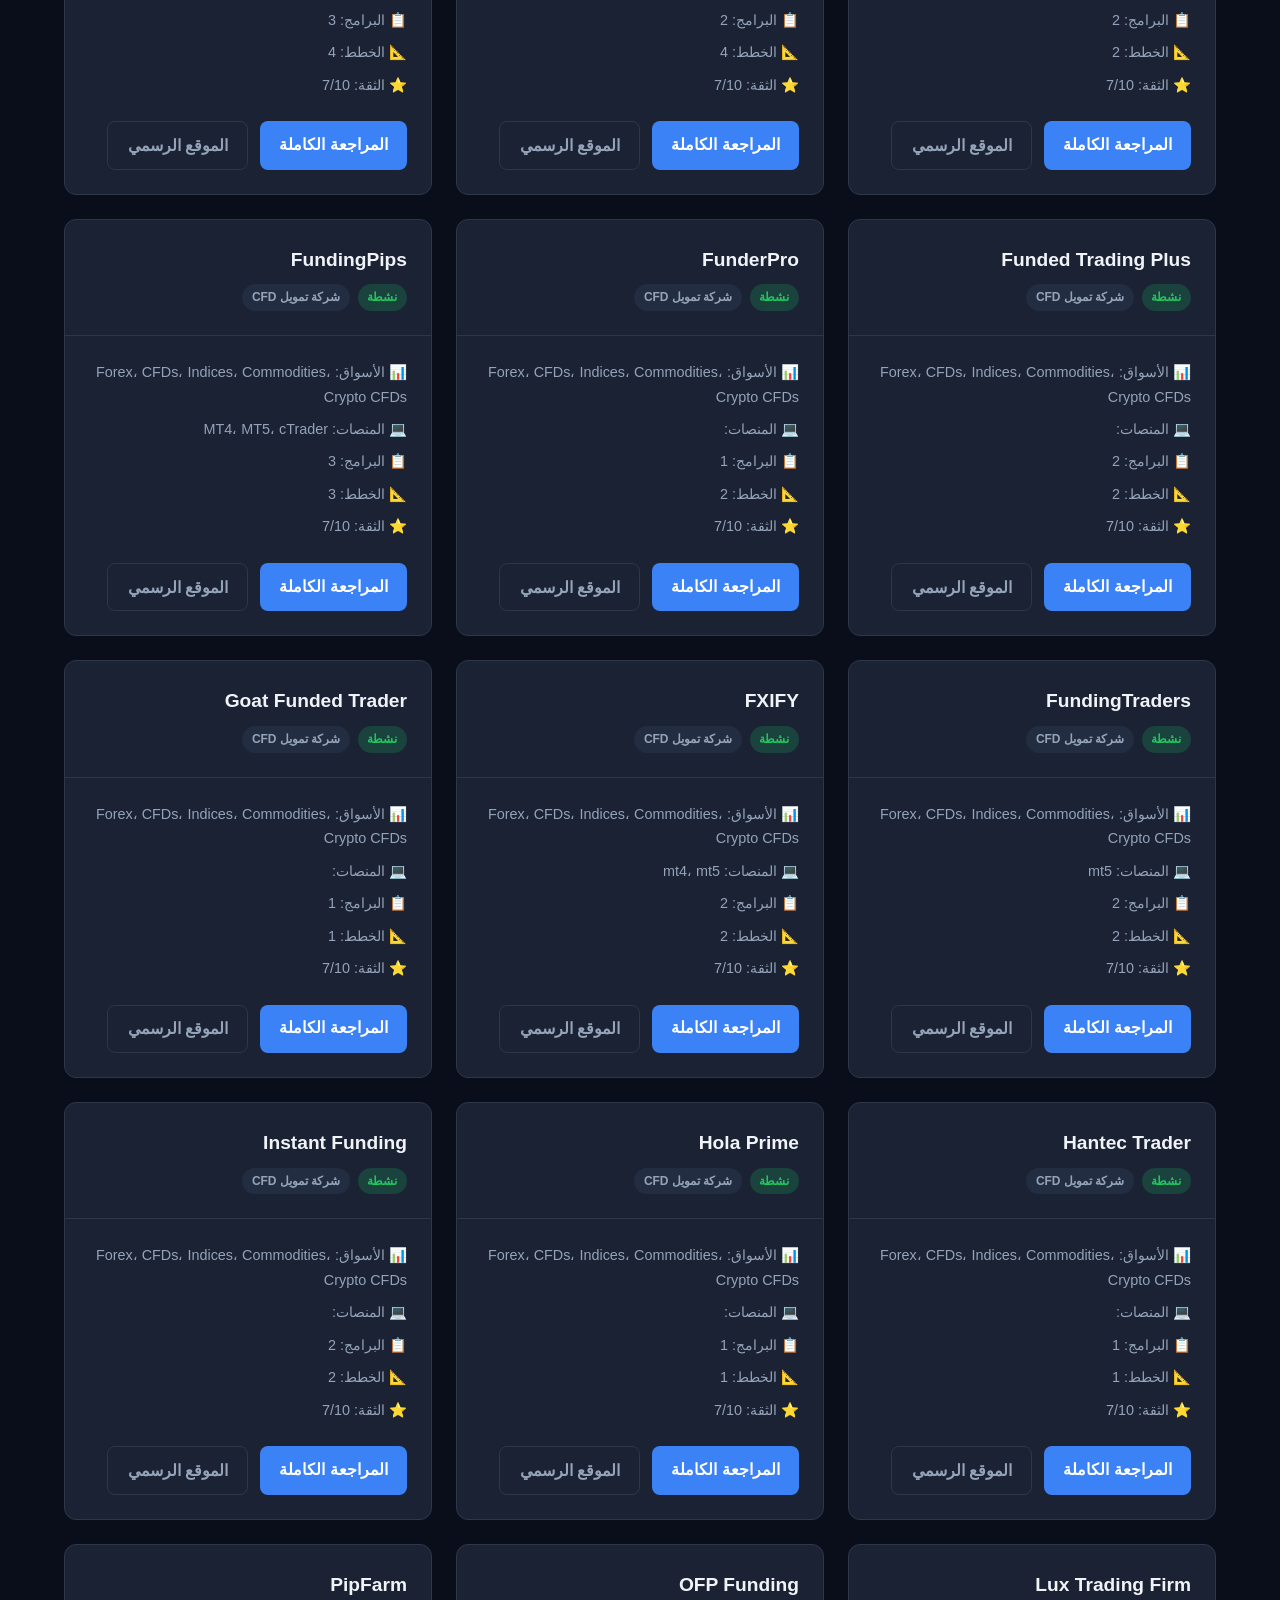
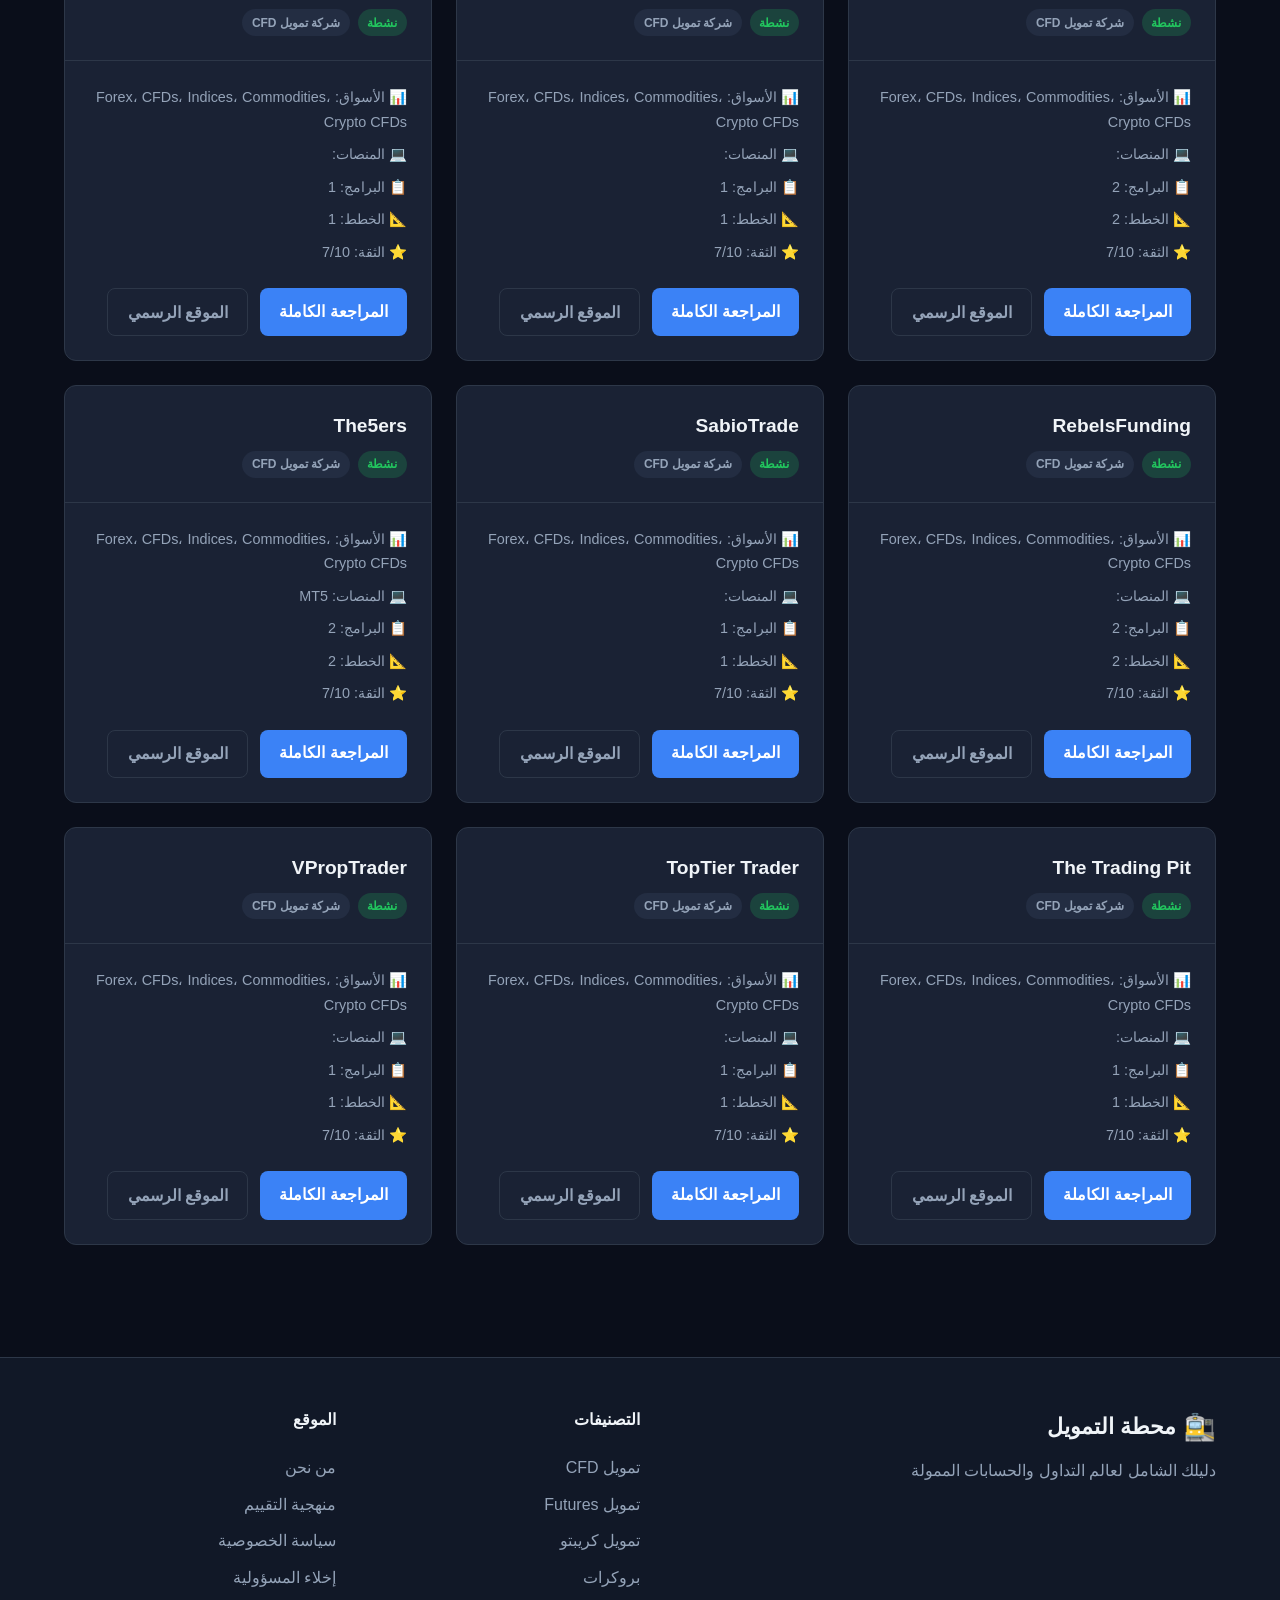
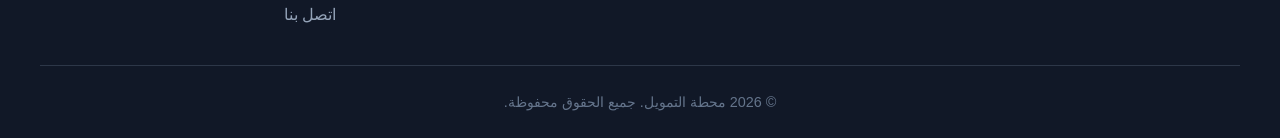
<file: categories/cfd-prop-firms.html>
<!DOCTYPE html>
<html lang="ar" dir="rtl">
<head>
<meta charset="UTF-8">
<meta name="viewport" content="width=device-width, initial-scale=1.0">
<title>شركات تمويل CFD</title>
<meta name="description" content="قائمة شاملة بشركات تمويل CFD وForex والحسابات الممولة">
<link rel="canonical" href="https://l7adj.github.io/categories/cfd-prop-firms.html">
<link rel="stylesheet" href="/assets/css/style.css">
</head>
<body>

<header class="site-header">
  <div class="container header-inner">
    <a href="/" class="logo">
      <span class="logo-icon">🚉</span>
      <span>محطة التمويل</span>
    </a>
    <nav class="main-nav">
      <a href="/" class="nav-link">الرئيسية</a>
      <a href="/categories/cfd-prop-firms.html" class="nav-link">تمويل CFD</a>
      <a href="/categories/futures-prop-firms.html" class="nav-link">تمويل Futures</a>
      <a href="/categories/crypto-prop-firms.html" class="nav-link">تمويل كريبتو</a>
      <a href="/categories/brokers.html" class="nav-link">بروكرات</a>
      <a href="/tools/" class="nav-link">الأدوات</a>
    </nav>
    <button class="mobile-menu-btn" aria-label="القائمة">☰</button>
  </div>
</header>

<div class="risk-banner">
  <div class="container">
    <p>⚠️ <strong>تنبيه المخاطر:</strong> التداول والحسابات الممولة تنطوي على مخاطر عالية قد تؤدي لخسارة رأس المال بالكامل. المعلومات هنا تعليمية وليست نصيحة مالية.</p>
  </div>
</div>

<main class="container">
  <nav class="breadcrumb" aria-label="مسار التنقل">
    <a href="/">الرئيسية</a> / <span>شركات تمويل CFD</span>
  </nav>

  <section class="hero">
    <div class="hero-content">
      <h1 class="hero-title">شركات تمويل CFD</h1>
      <p class="hero-desc">عدد الشركات: 27</p>
    </div>
  </section>

  <section class="section">
    <div class="firms-grid">
      
      <article class="firm-card">
        <div class="firm-card-header">
          <div class="firm-info">
            <h3 class="firm-name">Alpha Capital Group</h3>
            <span class="firm-badge badge-active">نشطة</span>
            <span class="firm-badge">شركة تمويل CFD</span>
          </div>
        </div>
        <div class="firm-card-body">
          <div class="firm-features">
            <div class="feature-item">📊 الأسواق: Forex، CFDs، Indices، Commodities، Crypto CFDs</div>
            <div class="feature-item">💻 المنصات: MT4، MT5</div>
            <div class="feature-item">📋 البرامج: 2</div>
            <div class="feature-item">📐 الخطط: 2</div>
            <div class="feature-item">⭐ الثقة: 7/10</div>
          </div>
          <div class="firm-actions">
            <a href="/reviews/alpha-capital-group.html" class="btn btn-primary">المراجعة الكاملة</a>
            <a href="https://alphacapitalgroup.uk/alpha-pro/" target="_blank" rel="nofollow noopener" class="btn btn-outline">الموقع الرسمي</a>
          </div>
        </div>
      </article>
      <article class="firm-card">
        <div class="firm-card-header">
          <div class="firm-info">
            <h3 class="firm-name">AquaFunded</h3>
            <span class="firm-badge badge-active">نشطة</span>
            <span class="firm-badge">شركة تمويل CFD</span>
          </div>
        </div>
        <div class="firm-card-body">
          <div class="firm-features">
            <div class="feature-item">📊 الأسواق: Forex، CFDs، Indices، Commodities، Crypto CFDs</div>
            <div class="feature-item">💻 المنصات: </div>
            <div class="feature-item">📋 البرامج: 2</div>
            <div class="feature-item">📐 الخطط: 2</div>
            <div class="feature-item">⭐ الثقة: 7/10</div>
          </div>
          <div class="firm-actions">
            <a href="/reviews/aquafunded.html" class="btn btn-primary">المراجعة الكاملة</a>
            <a href="https://www.aquafunded.com/" target="_blank" rel="nofollow noopener" class="btn btn-outline">الموقع الرسمي</a>
          </div>
        </div>
      </article>
      <article class="firm-card">
        <div class="firm-card-header">
          <div class="firm-info">
            <h3 class="firm-name">Audacity Capital</h3>
            <span class="firm-badge badge-active">نشطة</span>
            <span class="firm-badge">شركة تمويل CFD</span>
          </div>
        </div>
        <div class="firm-card-body">
          <div class="firm-features">
            <div class="feature-item">📊 الأسواق: Forex، CFDs، Indices، Commodities، Crypto CFDs</div>
            <div class="feature-item">💻 المنصات: </div>
            <div class="feature-item">📋 البرامج: 2</div>
            <div class="feature-item">📐 الخطط: 2</div>
            <div class="feature-item">⭐ الثقة: 7/10</div>
          </div>
          <div class="firm-actions">
            <a href="/reviews/audacity-capital.html" class="btn btn-primary">المراجعة الكاملة</a>
            <a href="https://www.audacitycapital.co.uk/" target="_blank" rel="nofollow noopener" class="btn btn-outline">الموقع الرسمي</a>
          </div>
        </div>
      </article>
      <article class="firm-card">
        <div class="firm-card-header">
          <div class="firm-info">
            <h3 class="firm-name">Blue Guardian</h3>
            <span class="firm-badge badge-active">نشطة</span>
            <span class="firm-badge">شركة تمويل CFD</span>
          </div>
        </div>
        <div class="firm-card-body">
          <div class="firm-features">
            <div class="feature-item">📊 الأسواق: Forex، CFDs، Indices، Commodities، Crypto CFDs</div>
            <div class="feature-item">💻 المنصات: </div>
            <div class="feature-item">📋 البرامج: 1</div>
            <div class="feature-item">📐 الخطط: 1</div>
            <div class="feature-item">⭐ الثقة: 7/10</div>
          </div>
          <div class="firm-actions">
            <a href="/reviews/blue-guardian.html" class="btn btn-primary">المراجعة الكاملة</a>
            <a href="https://www.blueguardian.com/" target="_blank" rel="nofollow noopener" class="btn btn-outline">الموقع الرسمي</a>
          </div>
        </div>
      </article>
      <article class="firm-card">
        <div class="firm-card-header">
          <div class="firm-info">
            <h3 class="firm-name">City Traders Imperium</h3>
            <span class="firm-badge badge-active">نشطة</span>
            <span class="firm-badge">شركة تمويل CFD</span>
          </div>
        </div>
        <div class="firm-card-body">
          <div class="firm-features">
            <div class="feature-item">📊 الأسواق: Forex، CFDs، Indices، Commodities، Crypto CFDs</div>
            <div class="feature-item">💻 المنصات: </div>
            <div class="feature-item">📋 البرامج: 2</div>
            <div class="feature-item">📐 الخطط: 2</div>
            <div class="feature-item">⭐ الثقة: 7/10</div>
          </div>
          <div class="firm-actions">
            <a href="/reviews/city-traders-imperium.html" class="btn btn-primary">المراجعة الكاملة</a>
            <a href="https://citytradersimperium.com/funded-account-challenge-funding-program/" target="_blank" rel="nofollow noopener" class="btn btn-outline">الموقع الرسمي</a>
          </div>
        </div>
      </article>
      <article class="firm-card">
        <div class="firm-card-header">
          <div class="firm-info">
            <h3 class="firm-name">E8 Markets</h3>
            <span class="firm-badge badge-active">نشطة</span>
            <span class="firm-badge">شركة تمويل CFD</span>
          </div>
        </div>
        <div class="firm-card-body">
          <div class="firm-features">
            <div class="feature-item">📊 الأسواق: Forex، CFDs، Indices، Commodities، Crypto CFDs</div>
            <div class="feature-item">💻 المنصات: </div>
            <div class="feature-item">📋 البرامج: 1</div>
            <div class="feature-item">📐 الخطط: 1</div>
            <div class="feature-item">⭐ الثقة: 7/10</div>
          </div>
          <div class="firm-actions">
            <a href="/reviews/e8-markets.html" class="btn btn-primary">المراجعة الكاملة</a>
            <a href="https://e8markets.com/compare-account-challenges" target="_blank" rel="nofollow noopener" class="btn btn-outline">الموقع الرسمي</a>
          </div>
        </div>
      </article>
      <article class="firm-card">
        <div class="firm-card-header">
          <div class="firm-info">
            <h3 class="firm-name">Fintokei</h3>
            <span class="firm-badge badge-active">نشطة</span>
            <span class="firm-badge">شركة تمويل CFD</span>
          </div>
        </div>
        <div class="firm-card-body">
          <div class="firm-features">
            <div class="feature-item">📊 الأسواق: Forex، CFDs، Indices، Commodities، Crypto CFDs</div>
            <div class="feature-item">💻 المنصات: </div>
            <div class="feature-item">📋 البرامج: 2</div>
            <div class="feature-item">📐 الخطط: 2</div>
            <div class="feature-item">⭐ الثقة: 7/10</div>
          </div>
          <div class="firm-actions">
            <a href="/reviews/fintokei.html" class="btn btn-primary">المراجعة الكاملة</a>
            <a href="https://www.fintokei.com/starttrader/" target="_blank" rel="nofollow noopener" class="btn btn-outline">الموقع الرسمي</a>
          </div>
        </div>
      </article>
      <article class="firm-card">
        <div class="firm-card-header">
          <div class="firm-info">
            <h3 class="firm-name">FTMO</h3>
            <span class="firm-badge badge-active">نشطة</span>
            <span class="firm-badge">شركة تمويل CFD</span>
          </div>
        </div>
        <div class="firm-card-body">
          <div class="firm-features">
            <div class="feature-item">📊 الأسواق: Forex، CFDs، Indices، Commodities، Crypto CFDs</div>
            <div class="feature-item">💻 المنصات: MT4، MT5، cTrader</div>
            <div class="feature-item">📋 البرامج: 2</div>
            <div class="feature-item">📐 الخطط: 4</div>
            <div class="feature-item">⭐ الثقة: 7/10</div>
          </div>
          <div class="firm-actions">
            <a href="/reviews/ftmo.html" class="btn btn-primary">المراجعة الكاملة</a>
            <a href="https://ftmo.com/en/1-step-challenge/" target="_blank" rel="nofollow noopener" class="btn btn-outline">الموقع الرسمي</a>
          </div>
        </div>
      </article>
      <article class="firm-card">
        <div class="firm-card-header">
          <div class="firm-info">
            <h3 class="firm-name">FundedNext</h3>
            <span class="firm-badge badge-active">نشطة</span>
            <span class="firm-badge">شركة تمويل CFD</span>
          </div>
        </div>
        <div class="firm-card-body">
          <div class="firm-features">
            <div class="feature-item">📊 الأسواق: Forex، CFDs، Indices، Commodities، Crypto CFDs</div>
            <div class="feature-item">💻 المنصات: MT4، MT5، cTrader</div>
            <div class="feature-item">📋 البرامج: 3</div>
            <div class="feature-item">📐 الخطط: 4</div>
            <div class="feature-item">⭐ الثقة: 7/10</div>
          </div>
          <div class="firm-actions">
            <a href="/reviews/fundednext.html" class="btn btn-primary">المراجعة الكاملة</a>
            <a href="https://fundednext.com/express/" target="_blank" rel="nofollow noopener" class="btn btn-outline">الموقع الرسمي</a>
          </div>
        </div>
      </article>
      <article class="firm-card">
        <div class="firm-card-header">
          <div class="firm-info">
            <h3 class="firm-name">Funded Trading Plus</h3>
            <span class="firm-badge badge-active">نشطة</span>
            <span class="firm-badge">شركة تمويل CFD</span>
          </div>
        </div>
        <div class="firm-card-body">
          <div class="firm-features">
            <div class="feature-item">📊 الأسواق: Forex، CFDs، Indices، Commodities، Crypto CFDs</div>
            <div class="feature-item">💻 المنصات: </div>
            <div class="feature-item">📋 البرامج: 2</div>
            <div class="feature-item">📐 الخطط: 2</div>
            <div class="feature-item">⭐ الثقة: 7/10</div>
          </div>
          <div class="firm-actions">
            <a href="/reviews/funded-trading-plus.html" class="btn btn-primary">المراجعة الكاملة</a>
            <a href="https://www.fundedtradingplus.com/prop-trading-challenges/one-step" target="_blank" rel="nofollow noopener" class="btn btn-outline">الموقع الرسمي</a>
          </div>
        </div>
      </article>
      <article class="firm-card">
        <div class="firm-card-header">
          <div class="firm-info">
            <h3 class="firm-name">FunderPro</h3>
            <span class="firm-badge badge-active">نشطة</span>
            <span class="firm-badge">شركة تمويل CFD</span>
          </div>
        </div>
        <div class="firm-card-body">
          <div class="firm-features">
            <div class="feature-item">📊 الأسواق: Forex، CFDs، Indices، Commodities، Crypto CFDs</div>
            <div class="feature-item">💻 المنصات: </div>
            <div class="feature-item">📋 البرامج: 1</div>
            <div class="feature-item">📐 الخطط: 2</div>
            <div class="feature-item">⭐ الثقة: 7/10</div>
          </div>
          <div class="firm-actions">
            <a href="/reviews/funderpro.html" class="btn btn-primary">المراجعة الكاملة</a>
            <a href="https://funderpro.com/the-challenge/" target="_blank" rel="nofollow noopener" class="btn btn-outline">الموقع الرسمي</a>
          </div>
        </div>
      </article>
      <article class="firm-card">
        <div class="firm-card-header">
          <div class="firm-info">
            <h3 class="firm-name">FundingPips</h3>
            <span class="firm-badge badge-active">نشطة</span>
            <span class="firm-badge">شركة تمويل CFD</span>
          </div>
        </div>
        <div class="firm-card-body">
          <div class="firm-features">
            <div class="feature-item">📊 الأسواق: Forex، CFDs، Indices، Commodities، Crypto CFDs</div>
            <div class="feature-item">💻 المنصات: MT4، MT5، cTrader</div>
            <div class="feature-item">📋 البرامج: 3</div>
            <div class="feature-item">📐 الخطط: 3</div>
            <div class="feature-item">⭐ الثقة: 7/10</div>
          </div>
          <div class="firm-actions">
            <a href="/reviews/fundingpips.html" class="btn btn-primary">المراجعة الكاملة</a>
            <a href="https://fundingpips.com/1-step/" target="_blank" rel="nofollow noopener" class="btn btn-outline">الموقع الرسمي</a>
          </div>
        </div>
      </article>
      <article class="firm-card">
        <div class="firm-card-header">
          <div class="firm-info">
            <h3 class="firm-name">FundingTraders</h3>
            <span class="firm-badge badge-active">نشطة</span>
            <span class="firm-badge">شركة تمويل CFD</span>
          </div>
        </div>
        <div class="firm-card-body">
          <div class="firm-features">
            <div class="feature-item">📊 الأسواق: Forex، CFDs، Indices، Commodities، Crypto CFDs</div>
            <div class="feature-item">💻 المنصات: mt5</div>
            <div class="feature-item">📋 البرامج: 2</div>
            <div class="feature-item">📐 الخطط: 2</div>
            <div class="feature-item">⭐ الثقة: 7/10</div>
          </div>
          <div class="firm-actions">
            <a href="/reviews/fundingtraders.html" class="btn btn-primary">المراجعة الكاملة</a>
            <a href="https://fundingtraders.com/" target="_blank" rel="nofollow noopener" class="btn btn-outline">الموقع الرسمي</a>
          </div>
        </div>
      </article>
      <article class="firm-card">
        <div class="firm-card-header">
          <div class="firm-info">
            <h3 class="firm-name">FXIFY</h3>
            <span class="firm-badge badge-active">نشطة</span>
            <span class="firm-badge">شركة تمويل CFD</span>
          </div>
        </div>
        <div class="firm-card-body">
          <div class="firm-features">
            <div class="feature-item">📊 الأسواق: Forex، CFDs، Indices، Commodities، Crypto CFDs</div>
            <div class="feature-item">💻 المنصات: mt4، mt5</div>
            <div class="feature-item">📋 البرامج: 2</div>
            <div class="feature-item">📐 الخطط: 2</div>
            <div class="feature-item">⭐ الثقة: 7/10</div>
          </div>
          <div class="firm-actions">
            <a href="/reviews/fxify.html" class="btn btn-primary">المراجعة الكاملة</a>
            <a href="https://fxify.com/programs/instant-funding/" target="_blank" rel="nofollow noopener" class="btn btn-outline">الموقع الرسمي</a>
          </div>
        </div>
      </article>
      <article class="firm-card">
        <div class="firm-card-header">
          <div class="firm-info">
            <h3 class="firm-name">Goat Funded Trader</h3>
            <span class="firm-badge badge-active">نشطة</span>
            <span class="firm-badge">شركة تمويل CFD</span>
          </div>
        </div>
        <div class="firm-card-body">
          <div class="firm-features">
            <div class="feature-item">📊 الأسواق: Forex، CFDs، Indices، Commodities، Crypto CFDs</div>
            <div class="feature-item">💻 المنصات: </div>
            <div class="feature-item">📋 البرامج: 1</div>
            <div class="feature-item">📐 الخطط: 1</div>
            <div class="feature-item">⭐ الثقة: 7/10</div>
          </div>
          <div class="firm-actions">
            <a href="/reviews/goat-funded-trader.html" class="btn btn-primary">المراجعة الكاملة</a>
            <a href="https://www.goatfundedtrader.com/pay-later" target="_blank" rel="nofollow noopener" class="btn btn-outline">الموقع الرسمي</a>
          </div>
        </div>
      </article>
      <article class="firm-card">
        <div class="firm-card-header">
          <div class="firm-info">
            <h3 class="firm-name">Hantec Trader</h3>
            <span class="firm-badge badge-active">نشطة</span>
            <span class="firm-badge">شركة تمويل CFD</span>
          </div>
        </div>
        <div class="firm-card-body">
          <div class="firm-features">
            <div class="feature-item">📊 الأسواق: Forex، CFDs، Indices، Commodities، Crypto CFDs</div>
            <div class="feature-item">💻 المنصات: </div>
            <div class="feature-item">📋 البرامج: 1</div>
            <div class="feature-item">📐 الخطط: 1</div>
            <div class="feature-item">⭐ الثقة: 7/10</div>
          </div>
          <div class="firm-actions">
            <a href="/reviews/hantec-trader.html" class="btn btn-primary">المراجعة الكاملة</a>
            <a href="https://hantectrader.com/" target="_blank" rel="nofollow noopener" class="btn btn-outline">الموقع الرسمي</a>
          </div>
        </div>
      </article>
      <article class="firm-card">
        <div class="firm-card-header">
          <div class="firm-info">
            <h3 class="firm-name">Hola Prime</h3>
            <span class="firm-badge badge-active">نشطة</span>
            <span class="firm-badge">شركة تمويل CFD</span>
          </div>
        </div>
        <div class="firm-card-body">
          <div class="firm-features">
            <div class="feature-item">📊 الأسواق: Forex، CFDs، Indices، Commodities، Crypto CFDs</div>
            <div class="feature-item">💻 المنصات: </div>
            <div class="feature-item">📋 البرامج: 1</div>
            <div class="feature-item">📐 الخطط: 1</div>
            <div class="feature-item">⭐ الثقة: 7/10</div>
          </div>
          <div class="firm-actions">
            <a href="/reviews/hola-prime.html" class="btn btn-primary">المراجعة الكاملة</a>
            <a href="https://holaprime.com/" target="_blank" rel="nofollow noopener" class="btn btn-outline">الموقع الرسمي</a>
          </div>
        </div>
      </article>
      <article class="firm-card">
        <div class="firm-card-header">
          <div class="firm-info">
            <h3 class="firm-name">Instant Funding</h3>
            <span class="firm-badge badge-active">نشطة</span>
            <span class="firm-badge">شركة تمويل CFD</span>
          </div>
        </div>
        <div class="firm-card-body">
          <div class="firm-features">
            <div class="feature-item">📊 الأسواق: Forex، CFDs، Indices، Commodities، Crypto CFDs</div>
            <div class="feature-item">💻 المنصات: </div>
            <div class="feature-item">📋 البرامج: 2</div>
            <div class="feature-item">📐 الخطط: 2</div>
            <div class="feature-item">⭐ الثقة: 7/10</div>
          </div>
          <div class="firm-actions">
            <a href="/reviews/instant-funding.html" class="btn btn-primary">المراجعة الكاملة</a>
            <a href="https://instantfunding.com/" target="_blank" rel="nofollow noopener" class="btn btn-outline">الموقع الرسمي</a>
          </div>
        </div>
      </article>
      <article class="firm-card">
        <div class="firm-card-header">
          <div class="firm-info">
            <h3 class="firm-name">Lux Trading Firm</h3>
            <span class="firm-badge badge-active">نشطة</span>
            <span class="firm-badge">شركة تمويل CFD</span>
          </div>
        </div>
        <div class="firm-card-body">
          <div class="firm-features">
            <div class="feature-item">📊 الأسواق: Forex، CFDs، Indices، Commodities، Crypto CFDs</div>
            <div class="feature-item">💻 المنصات: </div>
            <div class="feature-item">📋 البرامج: 2</div>
            <div class="feature-item">📐 الخطط: 2</div>
            <div class="feature-item">⭐ الثقة: 7/10</div>
          </div>
          <div class="firm-actions">
            <a href="/reviews/lux-trading-firm.html" class="btn btn-primary">المراجعة الكاملة</a>
            <a href="https://luxtradingfirm.com/" target="_blank" rel="nofollow noopener" class="btn btn-outline">الموقع الرسمي</a>
          </div>
        </div>
      </article>
      <article class="firm-card">
        <div class="firm-card-header">
          <div class="firm-info">
            <h3 class="firm-name">OFP Funding</h3>
            <span class="firm-badge badge-active">نشطة</span>
            <span class="firm-badge">شركة تمويل CFD</span>
          </div>
        </div>
        <div class="firm-card-body">
          <div class="firm-features">
            <div class="feature-item">📊 الأسواق: Forex، CFDs، Indices، Commodities، Crypto CFDs</div>
            <div class="feature-item">💻 المنصات: </div>
            <div class="feature-item">📋 البرامج: 1</div>
            <div class="feature-item">📐 الخطط: 1</div>
            <div class="feature-item">⭐ الثقة: 7/10</div>
          </div>
          <div class="firm-actions">
            <a href="/reviews/ofp-funding.html" class="btn btn-primary">المراجعة الكاملة</a>
            <a href="https://ofpfunding.com/" target="_blank" rel="nofollow noopener" class="btn btn-outline">الموقع الرسمي</a>
          </div>
        </div>
      </article>
      <article class="firm-card">
        <div class="firm-card-header">
          <div class="firm-info">
            <h3 class="firm-name">PipFarm</h3>
            <span class="firm-badge badge-active">نشطة</span>
            <span class="firm-badge">شركة تمويل CFD</span>
          </div>
        </div>
        <div class="firm-card-body">
          <div class="firm-features">
            <div class="feature-item">📊 الأسواق: Forex، CFDs، Indices، Commodities، Crypto CFDs</div>
            <div class="feature-item">💻 المنصات: </div>
            <div class="feature-item">📋 البرامج: 1</div>
            <div class="feature-item">📐 الخطط: 1</div>
            <div class="feature-item">⭐ الثقة: 7/10</div>
          </div>
          <div class="firm-actions">
            <a href="/reviews/pipfarm.html" class="btn btn-primary">المراجعة الكاملة</a>
            <a href="https://pipfarm.com/" target="_blank" rel="nofollow noopener" class="btn btn-outline">الموقع الرسمي</a>
          </div>
        </div>
      </article>
      <article class="firm-card">
        <div class="firm-card-header">
          <div class="firm-info">
            <h3 class="firm-name">RebelsFunding</h3>
            <span class="firm-badge badge-active">نشطة</span>
            <span class="firm-badge">شركة تمويل CFD</span>
          </div>
        </div>
        <div class="firm-card-body">
          <div class="firm-features">
            <div class="feature-item">📊 الأسواق: Forex، CFDs، Indices، Commodities، Crypto CFDs</div>
            <div class="feature-item">💻 المنصات: </div>
            <div class="feature-item">📋 البرامج: 2</div>
            <div class="feature-item">📐 الخطط: 2</div>
            <div class="feature-item">⭐ الثقة: 7/10</div>
          </div>
          <div class="firm-actions">
            <a href="/reviews/rebelsfunding.html" class="btn btn-primary">المراجعة الكاملة</a>
            <a href="https://www.rebelsfunding.com/programs/" target="_blank" rel="nofollow noopener" class="btn btn-outline">الموقع الرسمي</a>
          </div>
        </div>
      </article>
      <article class="firm-card">
        <div class="firm-card-header">
          <div class="firm-info">
            <h3 class="firm-name">SabioTrade</h3>
            <span class="firm-badge badge-active">نشطة</span>
            <span class="firm-badge">شركة تمويل CFD</span>
          </div>
        </div>
        <div class="firm-card-body">
          <div class="firm-features">
            <div class="feature-item">📊 الأسواق: Forex، CFDs، Indices، Commodities، Crypto CFDs</div>
            <div class="feature-item">💻 المنصات: </div>
            <div class="feature-item">📋 البرامج: 1</div>
            <div class="feature-item">📐 الخطط: 1</div>
            <div class="feature-item">⭐ الثقة: 7/10</div>
          </div>
          <div class="firm-actions">
            <a href="/reviews/sabiotrade.html" class="btn btn-primary">المراجعة الكاملة</a>
            <a href="https://sabiotrade.com/" target="_blank" rel="nofollow noopener" class="btn btn-outline">الموقع الرسمي</a>
          </div>
        </div>
      </article>
      <article class="firm-card">
        <div class="firm-card-header">
          <div class="firm-info">
            <h3 class="firm-name">The5ers</h3>
            <span class="firm-badge badge-active">نشطة</span>
            <span class="firm-badge">شركة تمويل CFD</span>
          </div>
        </div>
        <div class="firm-card-body">
          <div class="firm-features">
            <div class="feature-item">📊 الأسواق: Forex، CFDs، Indices، Commodities، Crypto CFDs</div>
            <div class="feature-item">💻 المنصات: MT5</div>
            <div class="feature-item">📋 البرامج: 2</div>
            <div class="feature-item">📐 الخطط: 2</div>
            <div class="feature-item">⭐ الثقة: 7/10</div>
          </div>
          <div class="firm-actions">
            <a href="/reviews/the5ers.html" class="btn btn-primary">المراجعة الكاملة</a>
            <a href="https://the5ers.com/high-stakes/" target="_blank" rel="nofollow noopener" class="btn btn-outline">الموقع الرسمي</a>
          </div>
        </div>
      </article>
      <article class="firm-card">
        <div class="firm-card-header">
          <div class="firm-info">
            <h3 class="firm-name">The Trading Pit</h3>
            <span class="firm-badge badge-active">نشطة</span>
            <span class="firm-badge">شركة تمويل CFD</span>
          </div>
        </div>
        <div class="firm-card-body">
          <div class="firm-features">
            <div class="feature-item">📊 الأسواق: Forex، CFDs، Indices، Commodities، Crypto CFDs</div>
            <div class="feature-item">💻 المنصات: </div>
            <div class="feature-item">📋 البرامج: 1</div>
            <div class="feature-item">📐 الخطط: 1</div>
            <div class="feature-item">⭐ الثقة: 7/10</div>
          </div>
          <div class="firm-actions">
            <a href="/reviews/the-trading-pit.html" class="btn btn-primary">المراجعة الكاملة</a>
            <a href="https://www.thetradingpit.com/cfds-prop-trading" target="_blank" rel="nofollow noopener" class="btn btn-outline">الموقع الرسمي</a>
          </div>
        </div>
      </article>
      <article class="firm-card">
        <div class="firm-card-header">
          <div class="firm-info">
            <h3 class="firm-name">TopTier Trader</h3>
            <span class="firm-badge badge-active">نشطة</span>
            <span class="firm-badge">شركة تمويل CFD</span>
          </div>
        </div>
        <div class="firm-card-body">
          <div class="firm-features">
            <div class="feature-item">📊 الأسواق: Forex، CFDs، Indices، Commodities، Crypto CFDs</div>
            <div class="feature-item">💻 المنصات: </div>
            <div class="feature-item">📋 البرامج: 1</div>
            <div class="feature-item">📐 الخطط: 1</div>
            <div class="feature-item">⭐ الثقة: 7/10</div>
          </div>
          <div class="firm-actions">
            <a href="/reviews/toptier-trader.html" class="btn btn-primary">المراجعة الكاملة</a>
            <a href="https://www.toptiertrader.com/" target="_blank" rel="nofollow noopener" class="btn btn-outline">الموقع الرسمي</a>
          </div>
        </div>
      </article>
      <article class="firm-card">
        <div class="firm-card-header">
          <div class="firm-info">
            <h3 class="firm-name">VPropTrader</h3>
            <span class="firm-badge badge-active">نشطة</span>
            <span class="firm-badge">شركة تمويل CFD</span>
          </div>
        </div>
        <div class="firm-card-body">
          <div class="firm-features">
            <div class="feature-item">📊 الأسواق: Forex، CFDs، Indices، Commodities، Crypto CFDs</div>
            <div class="feature-item">💻 المنصات: </div>
            <div class="feature-item">📋 البرامج: 1</div>
            <div class="feature-item">📐 الخطط: 1</div>
            <div class="feature-item">⭐ الثقة: 7/10</div>
          </div>
          <div class="firm-actions">
            <a href="/reviews/vproptrader.html" class="btn btn-primary">المراجعة الكاملة</a>
            <a href="https://vproptrader.com/" target="_blank" rel="nofollow noopener" class="btn btn-outline">الموقع الرسمي</a>
          </div>
        </div>
      </article>
    </div>
  </section>
</main>


<footer class="site-footer">
  <div class="container footer-grid">
    <div class="footer-brand">
      <a href="/" class="logo">
        <span class="logo-icon">🚉</span>
        <span>محطة التمويل</span>
      </a>
      <p>دليلك الشامل لعالم التداول والحسابات الممولة</p>
    </div>
    <div class="footer-col">
      <h4>التصنيفات</h4>
      <a href="/categories/cfd-prop-firms.html">تمويل CFD</a>
      <a href="/categories/futures-prop-firms.html">تمويل Futures</a>
      <a href="/categories/crypto-prop-firms.html">تمويل كريبتو</a>
      <a href="/categories/brokers.html">بروكرات</a>
    </div>
    <div class="footer-col">
      <h4>الموقع</h4>
      <a href="/about.html">من نحن</a>
      <a href="/methodology.html">منهجية التقييم</a>
      <a href="/privacy-policy.html">سياسة الخصوصية</a>
      <a href="/disclaimer.html">إخلاء المسؤولية</a>
      <a href="/contact.html">اتصل بنا</a>
    </div>
  </div>
  <div class="container footer-bottom">
    <p>© 2026 محطة التمويل. جميع الحقوق محفوظة.</p>
  </div>
</footer>
<script src="/assets/js/app.js"></script>
</body>
</html>
</file>
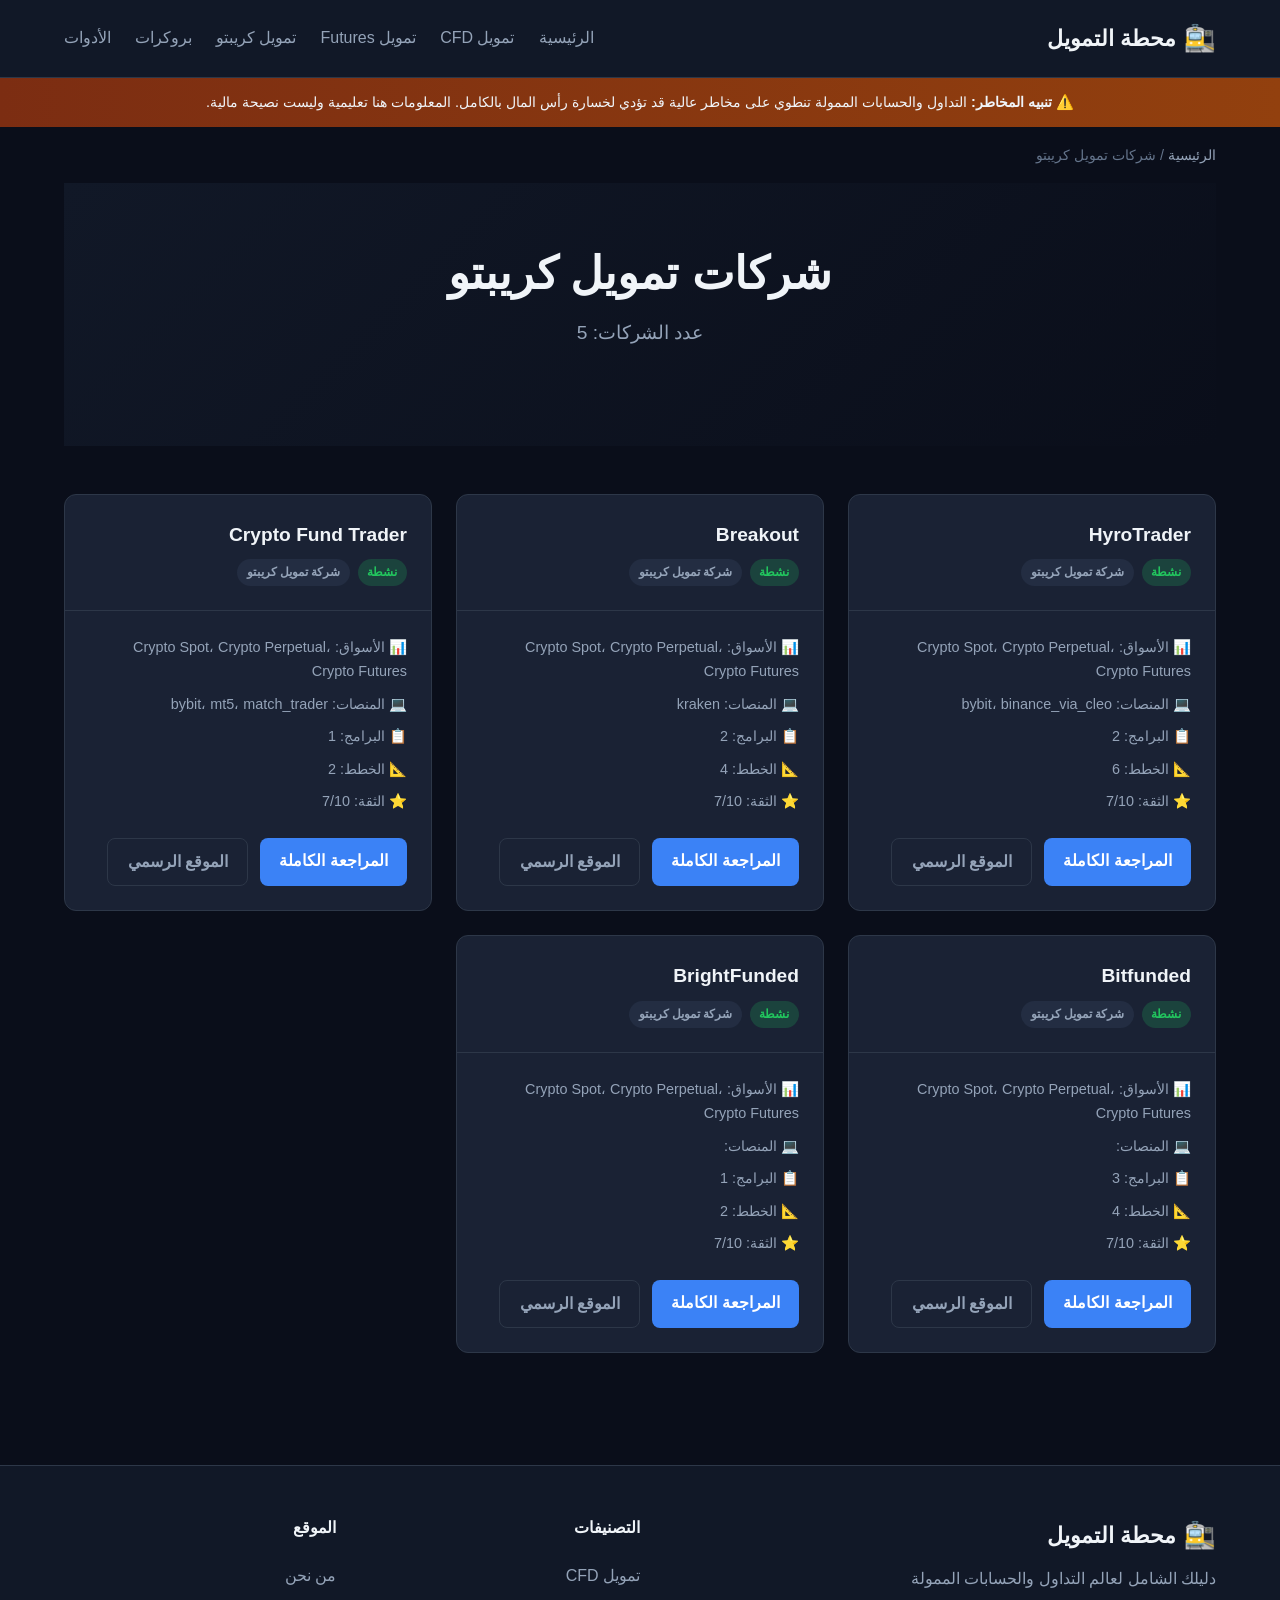
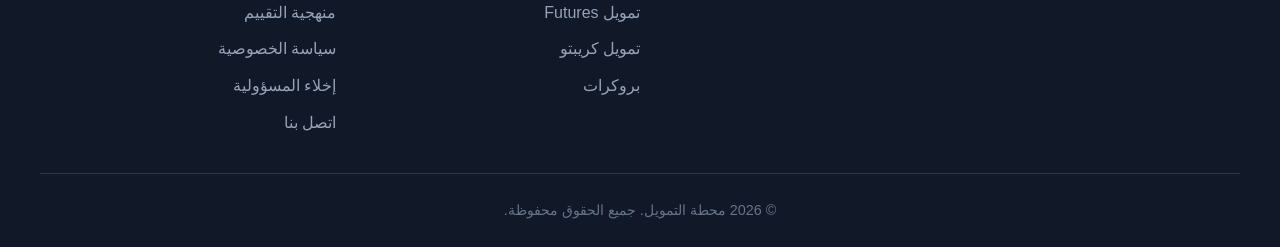
<file: categories/crypto-prop-firms.html>
<!DOCTYPE html>
<html lang="ar" dir="rtl">
<head>
<meta charset="UTF-8">
<meta name="viewport" content="width=device-width, initial-scale=1.0">
<title>شركات تمويل كريبتو</title>
<meta name="description" content="قائمة شاملة بشركات تمويل العملات الرقمية">
<link rel="canonical" href="https://l7adj.github.io/categories/crypto-prop-firms.html">
<link rel="stylesheet" href="/assets/css/style.css">
</head>
<body>

<header class="site-header">
  <div class="container header-inner">
    <a href="/" class="logo">
      <span class="logo-icon">🚉</span>
      <span>محطة التمويل</span>
    </a>
    <nav class="main-nav">
      <a href="/" class="nav-link">الرئيسية</a>
      <a href="/categories/cfd-prop-firms.html" class="nav-link">تمويل CFD</a>
      <a href="/categories/futures-prop-firms.html" class="nav-link">تمويل Futures</a>
      <a href="/categories/crypto-prop-firms.html" class="nav-link">تمويل كريبتو</a>
      <a href="/categories/brokers.html" class="nav-link">بروكرات</a>
      <a href="/tools/" class="nav-link">الأدوات</a>
    </nav>
    <button class="mobile-menu-btn" aria-label="القائمة">☰</button>
  </div>
</header>

<div class="risk-banner">
  <div class="container">
    <p>⚠️ <strong>تنبيه المخاطر:</strong> التداول والحسابات الممولة تنطوي على مخاطر عالية قد تؤدي لخسارة رأس المال بالكامل. المعلومات هنا تعليمية وليست نصيحة مالية.</p>
  </div>
</div>

<main class="container">
  <nav class="breadcrumb" aria-label="مسار التنقل">
    <a href="/">الرئيسية</a> / <span>شركات تمويل كريبتو</span>
  </nav>

  <section class="hero">
    <div class="hero-content">
      <h1 class="hero-title">شركات تمويل كريبتو</h1>
      <p class="hero-desc">عدد الشركات: 5</p>
    </div>
  </section>

  <section class="section">
    <div class="firms-grid">
      
      <article class="firm-card">
        <div class="firm-card-header">
          <div class="firm-info">
            <h3 class="firm-name">HyroTrader</h3>
            <span class="firm-badge badge-active">نشطة</span>
            <span class="firm-badge">شركة تمويل كريبتو</span>
          </div>
        </div>
        <div class="firm-card-body">
          <div class="firm-features">
            <div class="feature-item">📊 الأسواق: Crypto Spot، Crypto Perpetual، Crypto Futures</div>
            <div class="feature-item">💻 المنصات: bybit، binance_via_cleo</div>
            <div class="feature-item">📋 البرامج: 2</div>
            <div class="feature-item">📐 الخطط: 6</div>
            <div class="feature-item">⭐ الثقة: 7/10</div>
          </div>
          <div class="firm-actions">
            <a href="/reviews/hyrotrader.html" class="btn btn-primary">المراجعة الكاملة</a>
            <a href="https://www.hyrotrader.com/evaluations/" target="_blank" rel="nofollow noopener" class="btn btn-outline">الموقع الرسمي</a>
          </div>
        </div>
      </article>
      <article class="firm-card">
        <div class="firm-card-header">
          <div class="firm-info">
            <h3 class="firm-name">Breakout</h3>
            <span class="firm-badge badge-active">نشطة</span>
            <span class="firm-badge">شركة تمويل كريبتو</span>
          </div>
        </div>
        <div class="firm-card-body">
          <div class="firm-features">
            <div class="feature-item">📊 الأسواق: Crypto Spot، Crypto Perpetual، Crypto Futures</div>
            <div class="feature-item">💻 المنصات: kraken</div>
            <div class="feature-item">📋 البرامج: 2</div>
            <div class="feature-item">📐 الخطط: 4</div>
            <div class="feature-item">⭐ الثقة: 7/10</div>
          </div>
          <div class="firm-actions">
            <a href="/reviews/breakout.html" class="btn btn-primary">المراجعة الكاملة</a>
            <a href="https://www.breakoutprop.com/kraken/" target="_blank" rel="nofollow noopener" class="btn btn-outline">الموقع الرسمي</a>
          </div>
        </div>
      </article>
      <article class="firm-card">
        <div class="firm-card-header">
          <div class="firm-info">
            <h3 class="firm-name">Crypto Fund Trader</h3>
            <span class="firm-badge badge-active">نشطة</span>
            <span class="firm-badge">شركة تمويل كريبتو</span>
          </div>
        </div>
        <div class="firm-card-body">
          <div class="firm-features">
            <div class="feature-item">📊 الأسواق: Crypto Spot، Crypto Perpetual، Crypto Futures</div>
            <div class="feature-item">💻 المنصات: bybit، mt5، match_trader</div>
            <div class="feature-item">📋 البرامج: 1</div>
            <div class="feature-item">📐 الخطط: 2</div>
            <div class="feature-item">⭐ الثقة: 7/10</div>
          </div>
          <div class="firm-actions">
            <a href="/reviews/crypto-fund-trader.html" class="btn btn-primary">المراجعة الكاملة</a>
            <a href="https://cryptofundtrader.com/join-cft/" target="_blank" rel="nofollow noopener" class="btn btn-outline">الموقع الرسمي</a>
          </div>
        </div>
      </article>
      <article class="firm-card">
        <div class="firm-card-header">
          <div class="firm-info">
            <h3 class="firm-name">Bitfunded</h3>
            <span class="firm-badge badge-active">نشطة</span>
            <span class="firm-badge">شركة تمويل كريبتو</span>
          </div>
        </div>
        <div class="firm-card-body">
          <div class="firm-features">
            <div class="feature-item">📊 الأسواق: Crypto Spot، Crypto Perpetual، Crypto Futures</div>
            <div class="feature-item">💻 المنصات: </div>
            <div class="feature-item">📋 البرامج: 3</div>
            <div class="feature-item">📐 الخطط: 4</div>
            <div class="feature-item">⭐ الثقة: 7/10</div>
          </div>
          <div class="firm-actions">
            <a href="/reviews/bitfunded.html" class="btn btn-primary">المراجعة الكاملة</a>
            <a href="https://www.bitfunded.com/" target="_blank" rel="nofollow noopener" class="btn btn-outline">الموقع الرسمي</a>
          </div>
        </div>
      </article>
      <article class="firm-card">
        <div class="firm-card-header">
          <div class="firm-info">
            <h3 class="firm-name">BrightFunded</h3>
            <span class="firm-badge badge-active">نشطة</span>
            <span class="firm-badge">شركة تمويل كريبتو</span>
          </div>
        </div>
        <div class="firm-card-body">
          <div class="firm-features">
            <div class="feature-item">📊 الأسواق: Crypto Spot، Crypto Perpetual، Crypto Futures</div>
            <div class="feature-item">💻 المنصات: </div>
            <div class="feature-item">📋 البرامج: 1</div>
            <div class="feature-item">📐 الخطط: 2</div>
            <div class="feature-item">⭐ الثقة: 7/10</div>
          </div>
          <div class="firm-actions">
            <a href="/reviews/brightfunded.html" class="btn btn-primary">المراجعة الكاملة</a>
            <a href="https://brightfunded.com/blog/cryptocurrency-trading-in-a-prop-firm" target="_blank" rel="nofollow noopener" class="btn btn-outline">الموقع الرسمي</a>
          </div>
        </div>
      </article>
    </div>
  </section>
</main>


<footer class="site-footer">
  <div class="container footer-grid">
    <div class="footer-brand">
      <a href="/" class="logo">
        <span class="logo-icon">🚉</span>
        <span>محطة التمويل</span>
      </a>
      <p>دليلك الشامل لعالم التداول والحسابات الممولة</p>
    </div>
    <div class="footer-col">
      <h4>التصنيفات</h4>
      <a href="/categories/cfd-prop-firms.html">تمويل CFD</a>
      <a href="/categories/futures-prop-firms.html">تمويل Futures</a>
      <a href="/categories/crypto-prop-firms.html">تمويل كريبتو</a>
      <a href="/categories/brokers.html">بروكرات</a>
    </div>
    <div class="footer-col">
      <h4>الموقع</h4>
      <a href="/about.html">من نحن</a>
      <a href="/methodology.html">منهجية التقييم</a>
      <a href="/privacy-policy.html">سياسة الخصوصية</a>
      <a href="/disclaimer.html">إخلاء المسؤولية</a>
      <a href="/contact.html">اتصل بنا</a>
    </div>
  </div>
  <div class="container footer-bottom">
    <p>© 2026 محطة التمويل. جميع الحقوق محفوظة.</p>
  </div>
</footer>
<script src="/assets/js/app.js"></script>
</body>
</html>
</file>
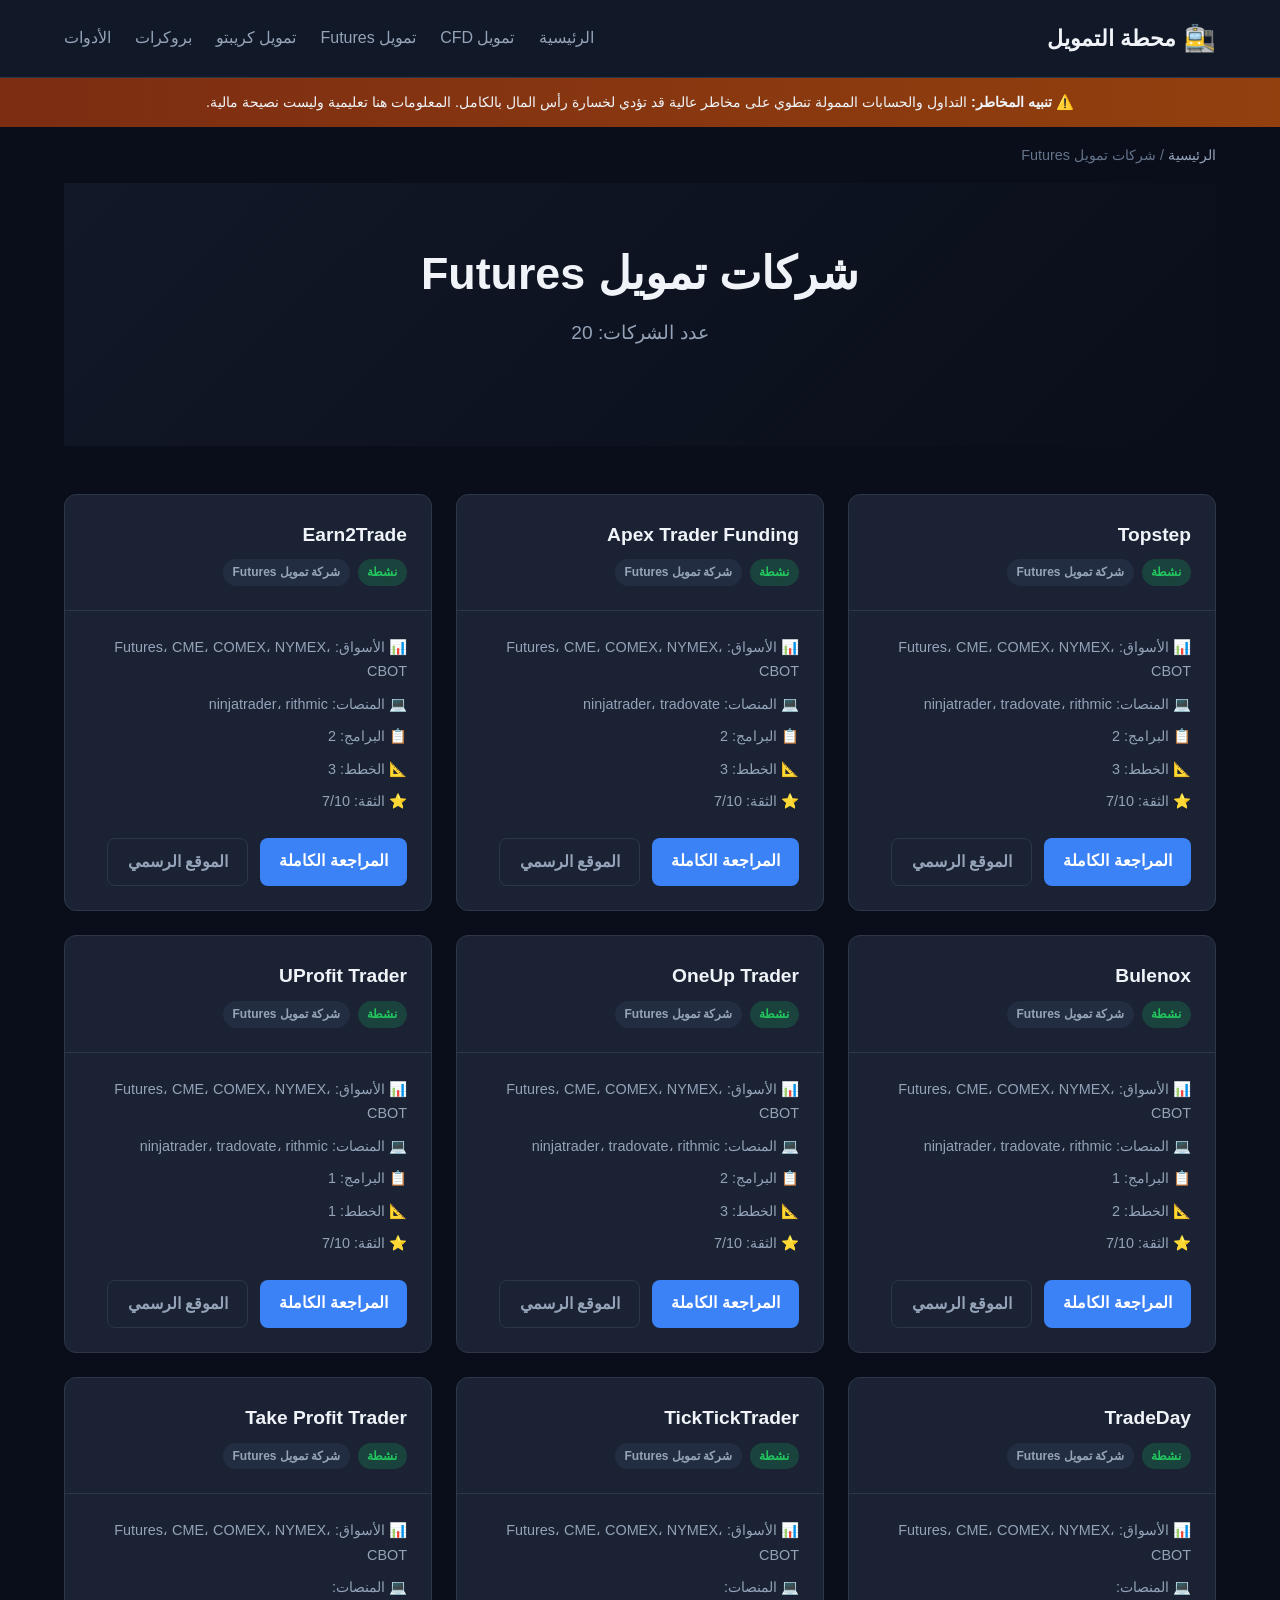
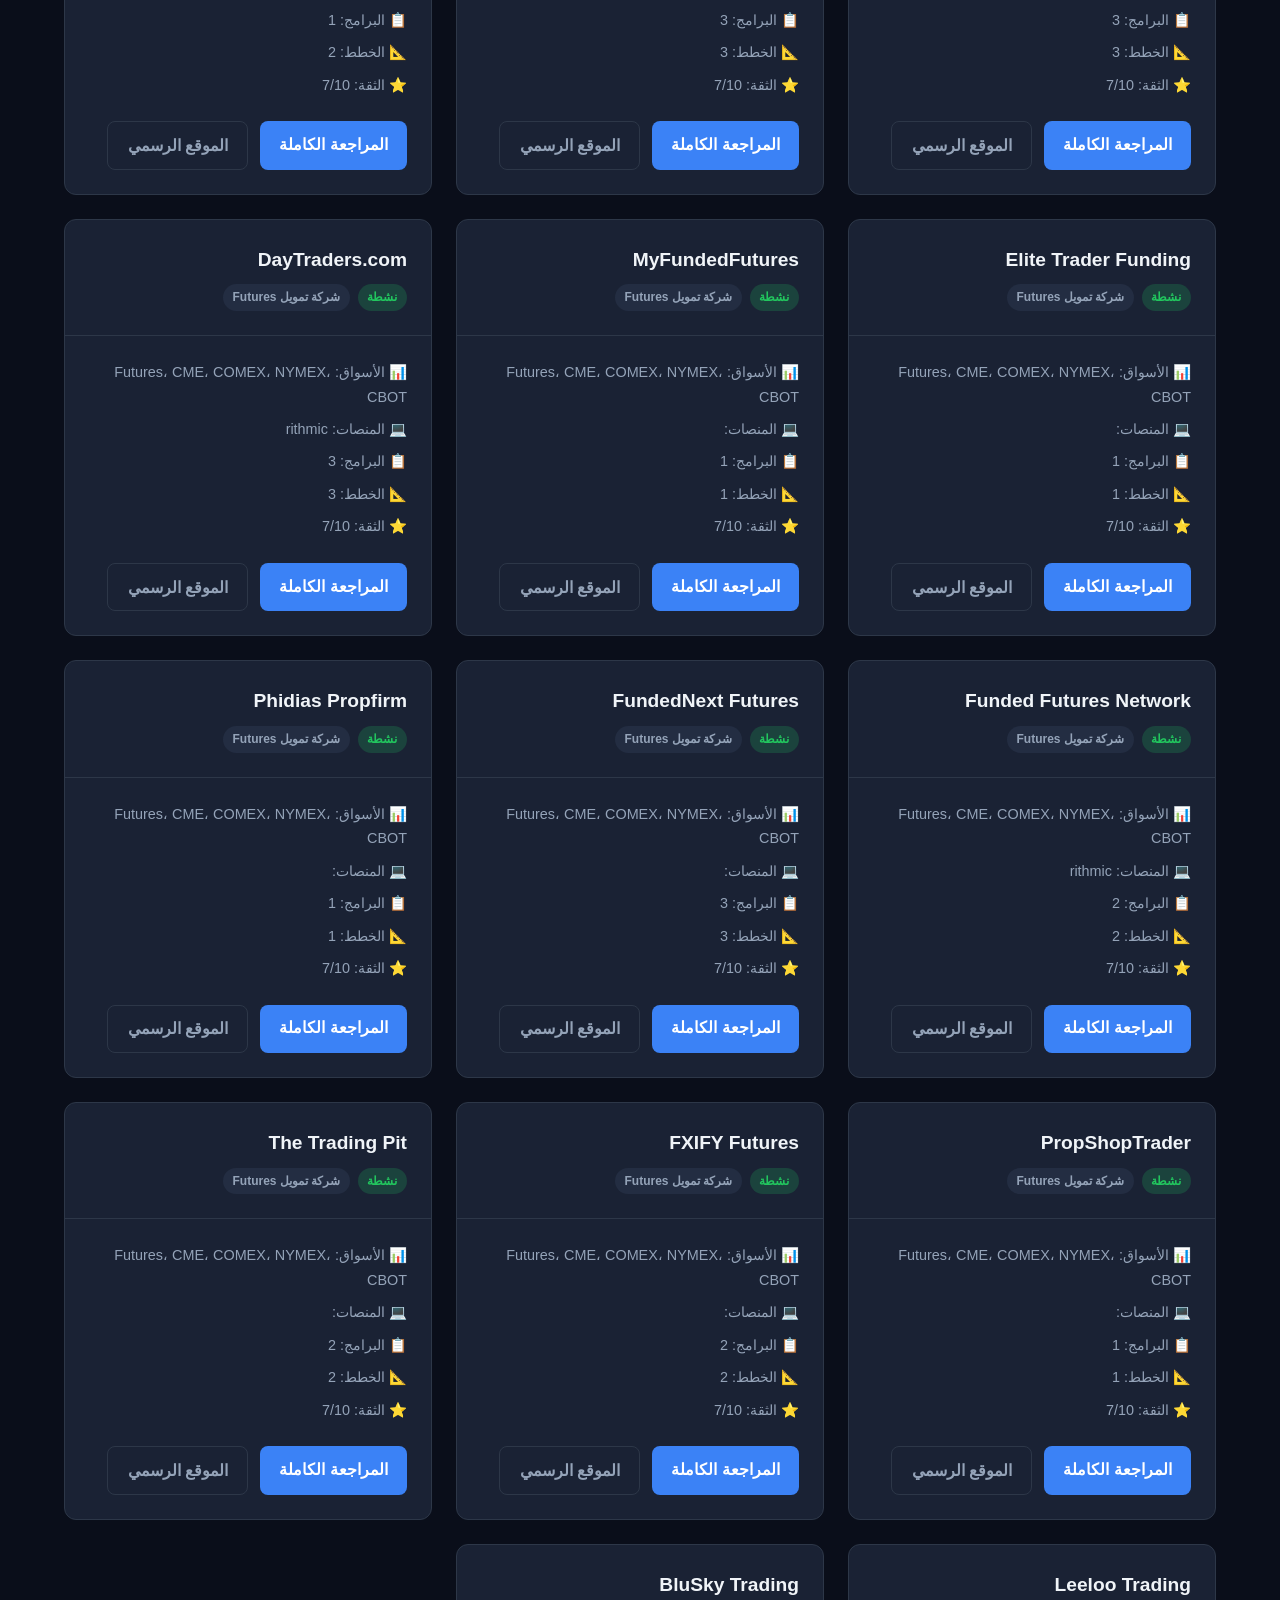
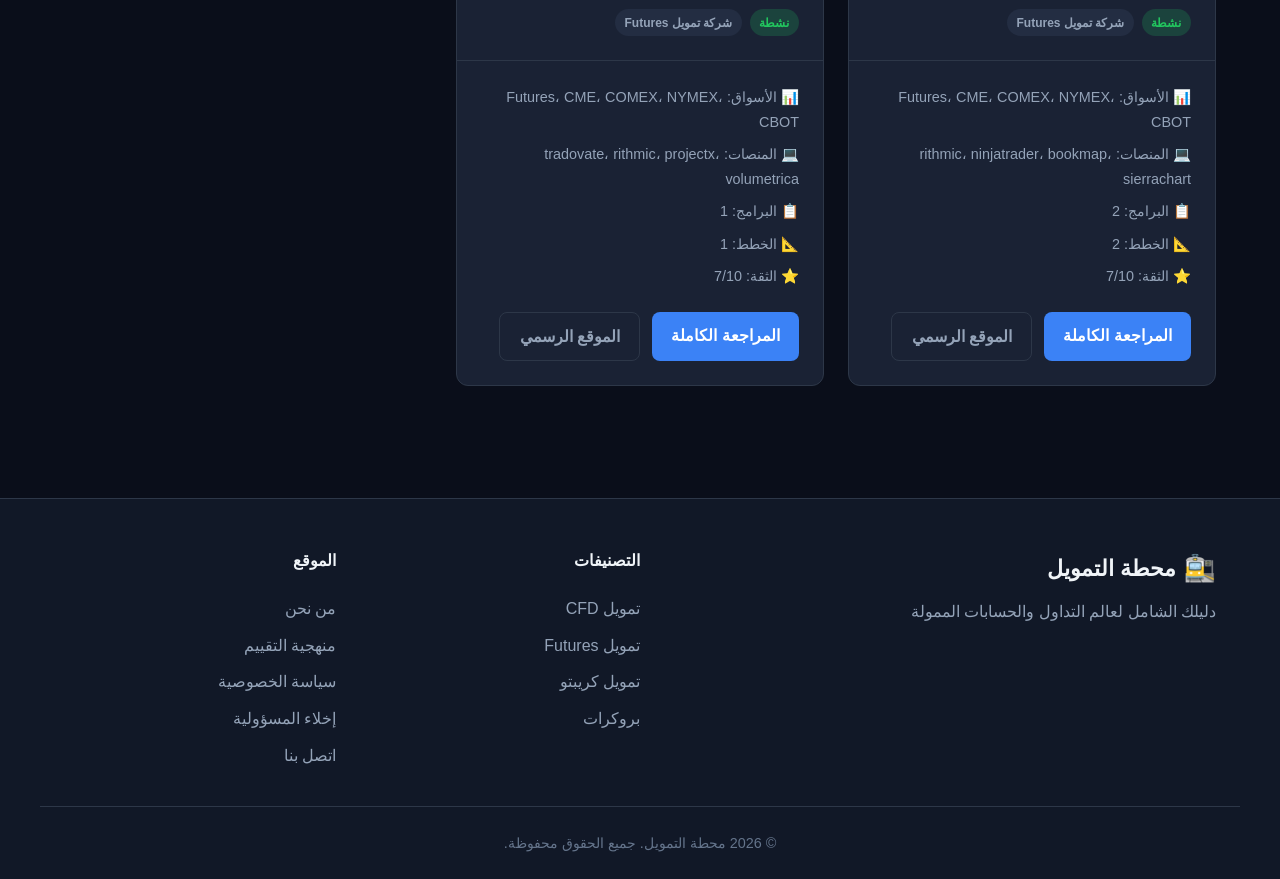
<file: categories/futures-prop-firms.html>
<!DOCTYPE html>
<html lang="ar" dir="rtl">
<head>
<meta charset="UTF-8">
<meta name="viewport" content="width=device-width, initial-scale=1.0">
<title>شركات تمويل Futures</title>
<meta name="description" content="قائمة شاملة بشركات تمويل عقود Futures">
<link rel="canonical" href="https://l7adj.github.io/categories/futures-prop-firms.html">
<link rel="stylesheet" href="/assets/css/style.css">
</head>
<body>

<header class="site-header">
  <div class="container header-inner">
    <a href="/" class="logo">
      <span class="logo-icon">🚉</span>
      <span>محطة التمويل</span>
    </a>
    <nav class="main-nav">
      <a href="/" class="nav-link">الرئيسية</a>
      <a href="/categories/cfd-prop-firms.html" class="nav-link">تمويل CFD</a>
      <a href="/categories/futures-prop-firms.html" class="nav-link">تمويل Futures</a>
      <a href="/categories/crypto-prop-firms.html" class="nav-link">تمويل كريبتو</a>
      <a href="/categories/brokers.html" class="nav-link">بروكرات</a>
      <a href="/tools/" class="nav-link">الأدوات</a>
    </nav>
    <button class="mobile-menu-btn" aria-label="القائمة">☰</button>
  </div>
</header>

<div class="risk-banner">
  <div class="container">
    <p>⚠️ <strong>تنبيه المخاطر:</strong> التداول والحسابات الممولة تنطوي على مخاطر عالية قد تؤدي لخسارة رأس المال بالكامل. المعلومات هنا تعليمية وليست نصيحة مالية.</p>
  </div>
</div>

<main class="container">
  <nav class="breadcrumb" aria-label="مسار التنقل">
    <a href="/">الرئيسية</a> / <span>شركات تمويل Futures</span>
  </nav>

  <section class="hero">
    <div class="hero-content">
      <h1 class="hero-title">شركات تمويل Futures</h1>
      <p class="hero-desc">عدد الشركات: 20</p>
    </div>
  </section>

  <section class="section">
    <div class="firms-grid">
      
      <article class="firm-card">
        <div class="firm-card-header">
          <div class="firm-info">
            <h3 class="firm-name">Topstep</h3>
            <span class="firm-badge badge-active">نشطة</span>
            <span class="firm-badge">شركة تمويل Futures</span>
          </div>
        </div>
        <div class="firm-card-body">
          <div class="firm-features">
            <div class="feature-item">📊 الأسواق: Futures، CME، COMEX، NYMEX، CBOT</div>
            <div class="feature-item">💻 المنصات: ninjatrader، tradovate، rithmic</div>
            <div class="feature-item">📋 البرامج: 2</div>
            <div class="feature-item">📐 الخطط: 3</div>
            <div class="feature-item">⭐ الثقة: 7/10</div>
          </div>
          <div class="firm-actions">
            <a href="/reviews/topstep.html" class="btn btn-primary">المراجعة الكاملة</a>
            <a href="https://topstep.com/express/" target="_blank" rel="nofollow noopener" class="btn btn-outline">الموقع الرسمي</a>
          </div>
        </div>
      </article>
      <article class="firm-card">
        <div class="firm-card-header">
          <div class="firm-info">
            <h3 class="firm-name">Apex Trader Funding</h3>
            <span class="firm-badge badge-active">نشطة</span>
            <span class="firm-badge">شركة تمويل Futures</span>
          </div>
        </div>
        <div class="firm-card-body">
          <div class="firm-features">
            <div class="feature-item">📊 الأسواق: Futures، CME، COMEX، NYMEX، CBOT</div>
            <div class="feature-item">💻 المنصات: ninjatrader، tradovate</div>
            <div class="feature-item">📋 البرامج: 2</div>
            <div class="feature-item">📐 الخطط: 3</div>
            <div class="feature-item">⭐ الثقة: 7/10</div>
          </div>
          <div class="firm-actions">
            <a href="/reviews/apex-trader-funding.html" class="btn btn-primary">المراجعة الكاملة</a>
            <a href="https://apextraderfunding.com/" target="_blank" rel="nofollow noopener" class="btn btn-outline">الموقع الرسمي</a>
          </div>
        </div>
      </article>
      <article class="firm-card">
        <div class="firm-card-header">
          <div class="firm-info">
            <h3 class="firm-name">Earn2Trade</h3>
            <span class="firm-badge badge-active">نشطة</span>
            <span class="firm-badge">شركة تمويل Futures</span>
          </div>
        </div>
        <div class="firm-card-body">
          <div class="firm-features">
            <div class="feature-item">📊 الأسواق: Futures، CME، COMEX، NYMEX، CBOT</div>
            <div class="feature-item">💻 المنصات: ninjatrader، rithmic</div>
            <div class="feature-item">📋 البرامج: 2</div>
            <div class="feature-item">📐 الخطط: 3</div>
            <div class="feature-item">⭐ الثقة: 7/10</div>
          </div>
          <div class="firm-actions">
            <a href="/reviews/earn2trade.html" class="btn btn-primary">المراجعة الكاملة</a>
            <a href="https://earn2trade.com/gauntlet-mini/" target="_blank" rel="nofollow noopener" class="btn btn-outline">الموقع الرسمي</a>
          </div>
        </div>
      </article>
      <article class="firm-card">
        <div class="firm-card-header">
          <div class="firm-info">
            <h3 class="firm-name">Bulenox</h3>
            <span class="firm-badge badge-active">نشطة</span>
            <span class="firm-badge">شركة تمويل Futures</span>
          </div>
        </div>
        <div class="firm-card-body">
          <div class="firm-features">
            <div class="feature-item">📊 الأسواق: Futures، CME، COMEX، NYMEX، CBOT</div>
            <div class="feature-item">💻 المنصات: ninjatrader، tradovate، rithmic</div>
            <div class="feature-item">📋 البرامج: 1</div>
            <div class="feature-item">📐 الخطط: 2</div>
            <div class="feature-item">⭐ الثقة: 7/10</div>
          </div>
          <div class="firm-actions">
            <a href="/reviews/bulenox.html" class="btn btn-primary">المراجعة الكاملة</a>
            <a href="https://bulenox.com/" target="_blank" rel="nofollow noopener" class="btn btn-outline">الموقع الرسمي</a>
          </div>
        </div>
      </article>
      <article class="firm-card">
        <div class="firm-card-header">
          <div class="firm-info">
            <h3 class="firm-name">OneUp Trader</h3>
            <span class="firm-badge badge-active">نشطة</span>
            <span class="firm-badge">شركة تمويل Futures</span>
          </div>
        </div>
        <div class="firm-card-body">
          <div class="firm-features">
            <div class="feature-item">📊 الأسواق: Futures، CME، COMEX، NYMEX، CBOT</div>
            <div class="feature-item">💻 المنصات: ninjatrader، tradovate، rithmic</div>
            <div class="feature-item">📋 البرامج: 2</div>
            <div class="feature-item">📐 الخطط: 3</div>
            <div class="feature-item">⭐ الثقة: 7/10</div>
          </div>
          <div class="firm-actions">
            <a href="/reviews/oneup-trader.html" class="btn btn-primary">المراجعة الكاملة</a>
            <a href="https://oneuptrader.com/" target="_blank" rel="nofollow noopener" class="btn btn-outline">الموقع الرسمي</a>
          </div>
        </div>
      </article>
      <article class="firm-card">
        <div class="firm-card-header">
          <div class="firm-info">
            <h3 class="firm-name">UProfit Trader</h3>
            <span class="firm-badge badge-active">نشطة</span>
            <span class="firm-badge">شركة تمويل Futures</span>
          </div>
        </div>
        <div class="firm-card-body">
          <div class="firm-features">
            <div class="feature-item">📊 الأسواق: Futures، CME، COMEX، NYMEX، CBOT</div>
            <div class="feature-item">💻 المنصات: ninjatrader، tradovate، rithmic</div>
            <div class="feature-item">📋 البرامج: 1</div>
            <div class="feature-item">📐 الخطط: 1</div>
            <div class="feature-item">⭐ الثقة: 7/10</div>
          </div>
          <div class="firm-actions">
            <a href="/reviews/uprofit-trader.html" class="btn btn-primary">المراجعة الكاملة</a>
            <a href="https://uprofit.com/" target="_blank" rel="nofollow noopener" class="btn btn-outline">الموقع الرسمي</a>
          </div>
        </div>
      </article>
      <article class="firm-card">
        <div class="firm-card-header">
          <div class="firm-info">
            <h3 class="firm-name">TradeDay</h3>
            <span class="firm-badge badge-active">نشطة</span>
            <span class="firm-badge">شركة تمويل Futures</span>
          </div>
        </div>
        <div class="firm-card-body">
          <div class="firm-features">
            <div class="feature-item">📊 الأسواق: Futures، CME، COMEX، NYMEX، CBOT</div>
            <div class="feature-item">💻 المنصات: </div>
            <div class="feature-item">📋 البرامج: 3</div>
            <div class="feature-item">📐 الخطط: 3</div>
            <div class="feature-item">⭐ الثقة: 7/10</div>
          </div>
          <div class="firm-actions">
            <a href="/reviews/tradeday.html" class="btn btn-primary">المراجعة الكاملة</a>
            <a href="https://www.tradeday.com/our-pricing" target="_blank" rel="nofollow noopener" class="btn btn-outline">الموقع الرسمي</a>
          </div>
        </div>
      </article>
      <article class="firm-card">
        <div class="firm-card-header">
          <div class="firm-info">
            <h3 class="firm-name">TickTickTrader</h3>
            <span class="firm-badge badge-active">نشطة</span>
            <span class="firm-badge">شركة تمويل Futures</span>
          </div>
        </div>
        <div class="firm-card-body">
          <div class="firm-features">
            <div class="feature-item">📊 الأسواق: Futures، CME، COMEX، NYMEX، CBOT</div>
            <div class="feature-item">💻 المنصات: </div>
            <div class="feature-item">📋 البرامج: 3</div>
            <div class="feature-item">📐 الخطط: 3</div>
            <div class="feature-item">⭐ الثقة: 7/10</div>
          </div>
          <div class="firm-actions">
            <a href="/reviews/tickticktrader.html" class="btn btn-primary">المراجعة الكاملة</a>
            <a href="https://tickticktrader.com/" target="_blank" rel="nofollow noopener" class="btn btn-outline">الموقع الرسمي</a>
          </div>
        </div>
      </article>
      <article class="firm-card">
        <div class="firm-card-header">
          <div class="firm-info">
            <h3 class="firm-name">Take Profit Trader</h3>
            <span class="firm-badge badge-active">نشطة</span>
            <span class="firm-badge">شركة تمويل Futures</span>
          </div>
        </div>
        <div class="firm-card-body">
          <div class="firm-features">
            <div class="feature-item">📊 الأسواق: Futures، CME، COMEX، NYMEX، CBOT</div>
            <div class="feature-item">💻 المنصات: </div>
            <div class="feature-item">📋 البرامج: 1</div>
            <div class="feature-item">📐 الخطط: 2</div>
            <div class="feature-item">⭐ الثقة: 7/10</div>
          </div>
          <div class="firm-actions">
            <a href="/reviews/take-profit-trader.html" class="btn btn-primary">المراجعة الكاملة</a>
            <a href="https://takeprofittrader.com/" target="_blank" rel="nofollow noopener" class="btn btn-outline">الموقع الرسمي</a>
          </div>
        </div>
      </article>
      <article class="firm-card">
        <div class="firm-card-header">
          <div class="firm-info">
            <h3 class="firm-name">Elite Trader Funding</h3>
            <span class="firm-badge badge-active">نشطة</span>
            <span class="firm-badge">شركة تمويل Futures</span>
          </div>
        </div>
        <div class="firm-card-body">
          <div class="firm-features">
            <div class="feature-item">📊 الأسواق: Futures، CME، COMEX، NYMEX، CBOT</div>
            <div class="feature-item">💻 المنصات: </div>
            <div class="feature-item">📋 البرامج: 1</div>
            <div class="feature-item">📐 الخطط: 1</div>
            <div class="feature-item">⭐ الثقة: 7/10</div>
          </div>
          <div class="firm-actions">
            <a href="/reviews/elite-trader-funding.html" class="btn btn-primary">المراجعة الكاملة</a>
            <a href="https://elitetraderfunding.com/" target="_blank" rel="nofollow noopener" class="btn btn-outline">الموقع الرسمي</a>
          </div>
        </div>
      </article>
      <article class="firm-card">
        <div class="firm-card-header">
          <div class="firm-info">
            <h3 class="firm-name">MyFundedFutures</h3>
            <span class="firm-badge badge-active">نشطة</span>
            <span class="firm-badge">شركة تمويل Futures</span>
          </div>
        </div>
        <div class="firm-card-body">
          <div class="firm-features">
            <div class="feature-item">📊 الأسواق: Futures، CME، COMEX، NYMEX، CBOT</div>
            <div class="feature-item">💻 المنصات: </div>
            <div class="feature-item">📋 البرامج: 1</div>
            <div class="feature-item">📐 الخطط: 1</div>
            <div class="feature-item">⭐ الثقة: 7/10</div>
          </div>
          <div class="firm-actions">
            <a href="/reviews/myfundedfutures.html" class="btn btn-primary">المراجعة الكاملة</a>
            <a href="https://myfundedfutures.com/" target="_blank" rel="nofollow noopener" class="btn btn-outline">الموقع الرسمي</a>
          </div>
        </div>
      </article>
      <article class="firm-card">
        <div class="firm-card-header">
          <div class="firm-info">
            <h3 class="firm-name">DayTraders.com</h3>
            <span class="firm-badge badge-active">نشطة</span>
            <span class="firm-badge">شركة تمويل Futures</span>
          </div>
        </div>
        <div class="firm-card-body">
          <div class="firm-features">
            <div class="feature-item">📊 الأسواق: Futures، CME، COMEX، NYMEX، CBOT</div>
            <div class="feature-item">💻 المنصات: rithmic</div>
            <div class="feature-item">📋 البرامج: 3</div>
            <div class="feature-item">📐 الخطط: 3</div>
            <div class="feature-item">⭐ الثقة: 7/10</div>
          </div>
          <div class="firm-actions">
            <a href="/reviews/daytraderscom.html" class="btn btn-primary">المراجعة الكاملة</a>
            <a href="https://daytraders.com/" target="_blank" rel="nofollow noopener" class="btn btn-outline">الموقع الرسمي</a>
          </div>
        </div>
      </article>
      <article class="firm-card">
        <div class="firm-card-header">
          <div class="firm-info">
            <h3 class="firm-name">Funded Futures Network</h3>
            <span class="firm-badge badge-active">نشطة</span>
            <span class="firm-badge">شركة تمويل Futures</span>
          </div>
        </div>
        <div class="firm-card-body">
          <div class="firm-features">
            <div class="feature-item">📊 الأسواق: Futures، CME، COMEX، NYMEX، CBOT</div>
            <div class="feature-item">💻 المنصات: rithmic</div>
            <div class="feature-item">📋 البرامج: 2</div>
            <div class="feature-item">📐 الخطط: 2</div>
            <div class="feature-item">⭐ الثقة: 7/10</div>
          </div>
          <div class="firm-actions">
            <a href="/reviews/funded-futures-network.html" class="btn btn-primary">المراجعة الكاملة</a>
            <a href="https://fundedfuturesnetwork.com/accounts" target="_blank" rel="nofollow noopener" class="btn btn-outline">الموقع الرسمي</a>
          </div>
        </div>
      </article>
      <article class="firm-card">
        <div class="firm-card-header">
          <div class="firm-info">
            <h3 class="firm-name">FundedNext Futures</h3>
            <span class="firm-badge badge-active">نشطة</span>
            <span class="firm-badge">شركة تمويل Futures</span>
          </div>
        </div>
        <div class="firm-card-body">
          <div class="firm-features">
            <div class="feature-item">📊 الأسواق: Futures، CME، COMEX، NYMEX، CBOT</div>
            <div class="feature-item">💻 المنصات: </div>
            <div class="feature-item">📋 البرامج: 3</div>
            <div class="feature-item">📐 الخطط: 3</div>
            <div class="feature-item">⭐ الثقة: 7/10</div>
          </div>
          <div class="firm-actions">
            <a href="/reviews/fundednext-futures.html" class="btn btn-primary">المراجعة الكاملة</a>
            <a href="https://fundednext.com/futures" target="_blank" rel="nofollow noopener" class="btn btn-outline">الموقع الرسمي</a>
          </div>
        </div>
      </article>
      <article class="firm-card">
        <div class="firm-card-header">
          <div class="firm-info">
            <h3 class="firm-name">Phidias Propfirm</h3>
            <span class="firm-badge badge-active">نشطة</span>
            <span class="firm-badge">شركة تمويل Futures</span>
          </div>
        </div>
        <div class="firm-card-body">
          <div class="firm-features">
            <div class="feature-item">📊 الأسواق: Futures، CME، COMEX، NYMEX، CBOT</div>
            <div class="feature-item">💻 المنصات: </div>
            <div class="feature-item">📋 البرامج: 1</div>
            <div class="feature-item">📐 الخطط: 1</div>
            <div class="feature-item">⭐ الثقة: 7/10</div>
          </div>
          <div class="firm-actions">
            <a href="/reviews/phidias-propfirm.html" class="btn btn-primary">المراجعة الكاملة</a>
            <a href="https://phidiaspropfirm.com/" target="_blank" rel="nofollow noopener" class="btn btn-outline">الموقع الرسمي</a>
          </div>
        </div>
      </article>
      <article class="firm-card">
        <div class="firm-card-header">
          <div class="firm-info">
            <h3 class="firm-name">PropShopTrader</h3>
            <span class="firm-badge badge-active">نشطة</span>
            <span class="firm-badge">شركة تمويل Futures</span>
          </div>
        </div>
        <div class="firm-card-body">
          <div class="firm-features">
            <div class="feature-item">📊 الأسواق: Futures، CME، COMEX، NYMEX، CBOT</div>
            <div class="feature-item">💻 المنصات: </div>
            <div class="feature-item">📋 البرامج: 1</div>
            <div class="feature-item">📐 الخطط: 1</div>
            <div class="feature-item">⭐ الثقة: 7/10</div>
          </div>
          <div class="firm-actions">
            <a href="/reviews/propshoptrader.html" class="btn btn-primary">المراجعة الكاملة</a>
            <a href="https://propshoptrader.com/why-futures/" target="_blank" rel="nofollow noopener" class="btn btn-outline">الموقع الرسمي</a>
          </div>
        </div>
      </article>
      <article class="firm-card">
        <div class="firm-card-header">
          <div class="firm-info">
            <h3 class="firm-name">FXIFY Futures</h3>
            <span class="firm-badge badge-active">نشطة</span>
            <span class="firm-badge">شركة تمويل Futures</span>
          </div>
        </div>
        <div class="firm-card-body">
          <div class="firm-features">
            <div class="feature-item">📊 الأسواق: Futures، CME، COMEX، NYMEX، CBOT</div>
            <div class="feature-item">💻 المنصات: </div>
            <div class="feature-item">📋 البرامج: 2</div>
            <div class="feature-item">📐 الخطط: 2</div>
            <div class="feature-item">⭐ الثقة: 7/10</div>
          </div>
          <div class="firm-actions">
            <a href="/reviews/fxify-futures.html" class="btn btn-primary">المراجعة الكاملة</a>
            <a href="https://fxifyfutures.com/" target="_blank" rel="nofollow noopener" class="btn btn-outline">الموقع الرسمي</a>
          </div>
        </div>
      </article>
      <article class="firm-card">
        <div class="firm-card-header">
          <div class="firm-info">
            <h3 class="firm-name">The Trading Pit</h3>
            <span class="firm-badge badge-active">نشطة</span>
            <span class="firm-badge">شركة تمويل Futures</span>
          </div>
        </div>
        <div class="firm-card-body">
          <div class="firm-features">
            <div class="feature-item">📊 الأسواق: Futures، CME، COMEX، NYMEX، CBOT</div>
            <div class="feature-item">💻 المنصات: </div>
            <div class="feature-item">📋 البرامج: 2</div>
            <div class="feature-item">📐 الخطط: 2</div>
            <div class="feature-item">⭐ الثقة: 7/10</div>
          </div>
          <div class="firm-actions">
            <a href="/reviews/the-trading-pit.html" class="btn btn-primary">المراجعة الكاملة</a>
            <a href="https://www.thetradingpit.com/futures" target="_blank" rel="nofollow noopener" class="btn btn-outline">الموقع الرسمي</a>
          </div>
        </div>
      </article>
      <article class="firm-card">
        <div class="firm-card-header">
          <div class="firm-info">
            <h3 class="firm-name">Leeloo Trading</h3>
            <span class="firm-badge badge-active">نشطة</span>
            <span class="firm-badge">شركة تمويل Futures</span>
          </div>
        </div>
        <div class="firm-card-body">
          <div class="firm-features">
            <div class="feature-item">📊 الأسواق: Futures، CME، COMEX، NYMEX، CBOT</div>
            <div class="feature-item">💻 المنصات: rithmic، ninjatrader، bookmap، sierrachart</div>
            <div class="feature-item">📋 البرامج: 2</div>
            <div class="feature-item">📐 الخطط: 2</div>
            <div class="feature-item">⭐ الثقة: 7/10</div>
          </div>
          <div class="firm-actions">
            <a href="/reviews/leeloo-trading.html" class="btn btn-primary">المراجعة الكاملة</a>
            <a href="https://www.leelootrading.com/" target="_blank" rel="nofollow noopener" class="btn btn-outline">الموقع الرسمي</a>
          </div>
        </div>
      </article>
      <article class="firm-card">
        <div class="firm-card-header">
          <div class="firm-info">
            <h3 class="firm-name">BluSky Trading</h3>
            <span class="firm-badge badge-active">نشطة</span>
            <span class="firm-badge">شركة تمويل Futures</span>
          </div>
        </div>
        <div class="firm-card-body">
          <div class="firm-features">
            <div class="feature-item">📊 الأسواق: Futures، CME، COMEX، NYMEX، CBOT</div>
            <div class="feature-item">💻 المنصات: tradovate، rithmic، projectx، volumetrica</div>
            <div class="feature-item">📋 البرامج: 1</div>
            <div class="feature-item">📐 الخطط: 1</div>
            <div class="feature-item">⭐ الثقة: 7/10</div>
          </div>
          <div class="firm-actions">
            <a href="/reviews/blusky-trading.html" class="btn btn-primary">المراجعة الكاملة</a>
            <a href="https://blusky.pro/" target="_blank" rel="nofollow noopener" class="btn btn-outline">الموقع الرسمي</a>
          </div>
        </div>
      </article>
    </div>
  </section>
</main>


<footer class="site-footer">
  <div class="container footer-grid">
    <div class="footer-brand">
      <a href="/" class="logo">
        <span class="logo-icon">🚉</span>
        <span>محطة التمويل</span>
      </a>
      <p>دليلك الشامل لعالم التداول والحسابات الممولة</p>
    </div>
    <div class="footer-col">
      <h4>التصنيفات</h4>
      <a href="/categories/cfd-prop-firms.html">تمويل CFD</a>
      <a href="/categories/futures-prop-firms.html">تمويل Futures</a>
      <a href="/categories/crypto-prop-firms.html">تمويل كريبتو</a>
      <a href="/categories/brokers.html">بروكرات</a>
    </div>
    <div class="footer-col">
      <h4>الموقع</h4>
      <a href="/about.html">من نحن</a>
      <a href="/methodology.html">منهجية التقييم</a>
      <a href="/privacy-policy.html">سياسة الخصوصية</a>
      <a href="/disclaimer.html">إخلاء المسؤولية</a>
      <a href="/contact.html">اتصل بنا</a>
    </div>
  </div>
  <div class="container footer-bottom">
    <p>© 2026 محطة التمويل. جميع الحقوق محفوظة.</p>
  </div>
</footer>
<script src="/assets/js/app.js"></script>
</body>
</html>
</file>
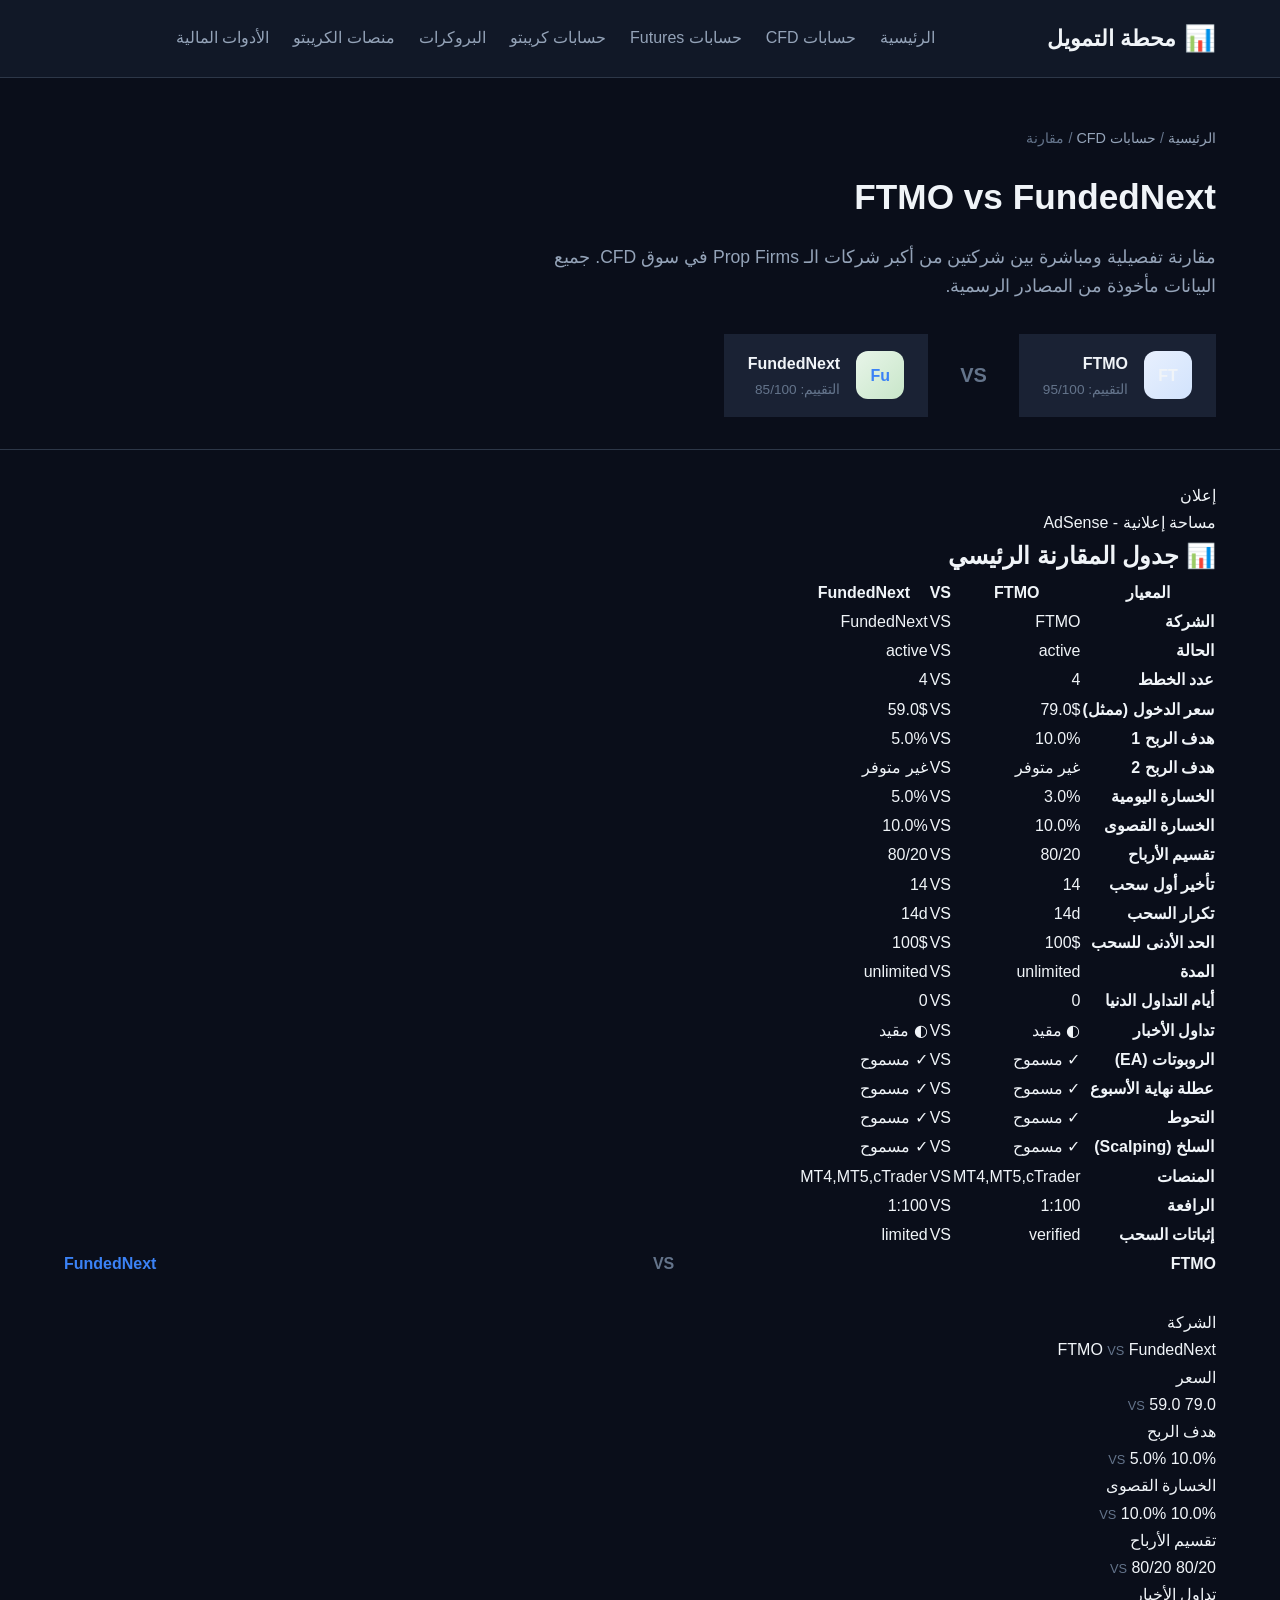
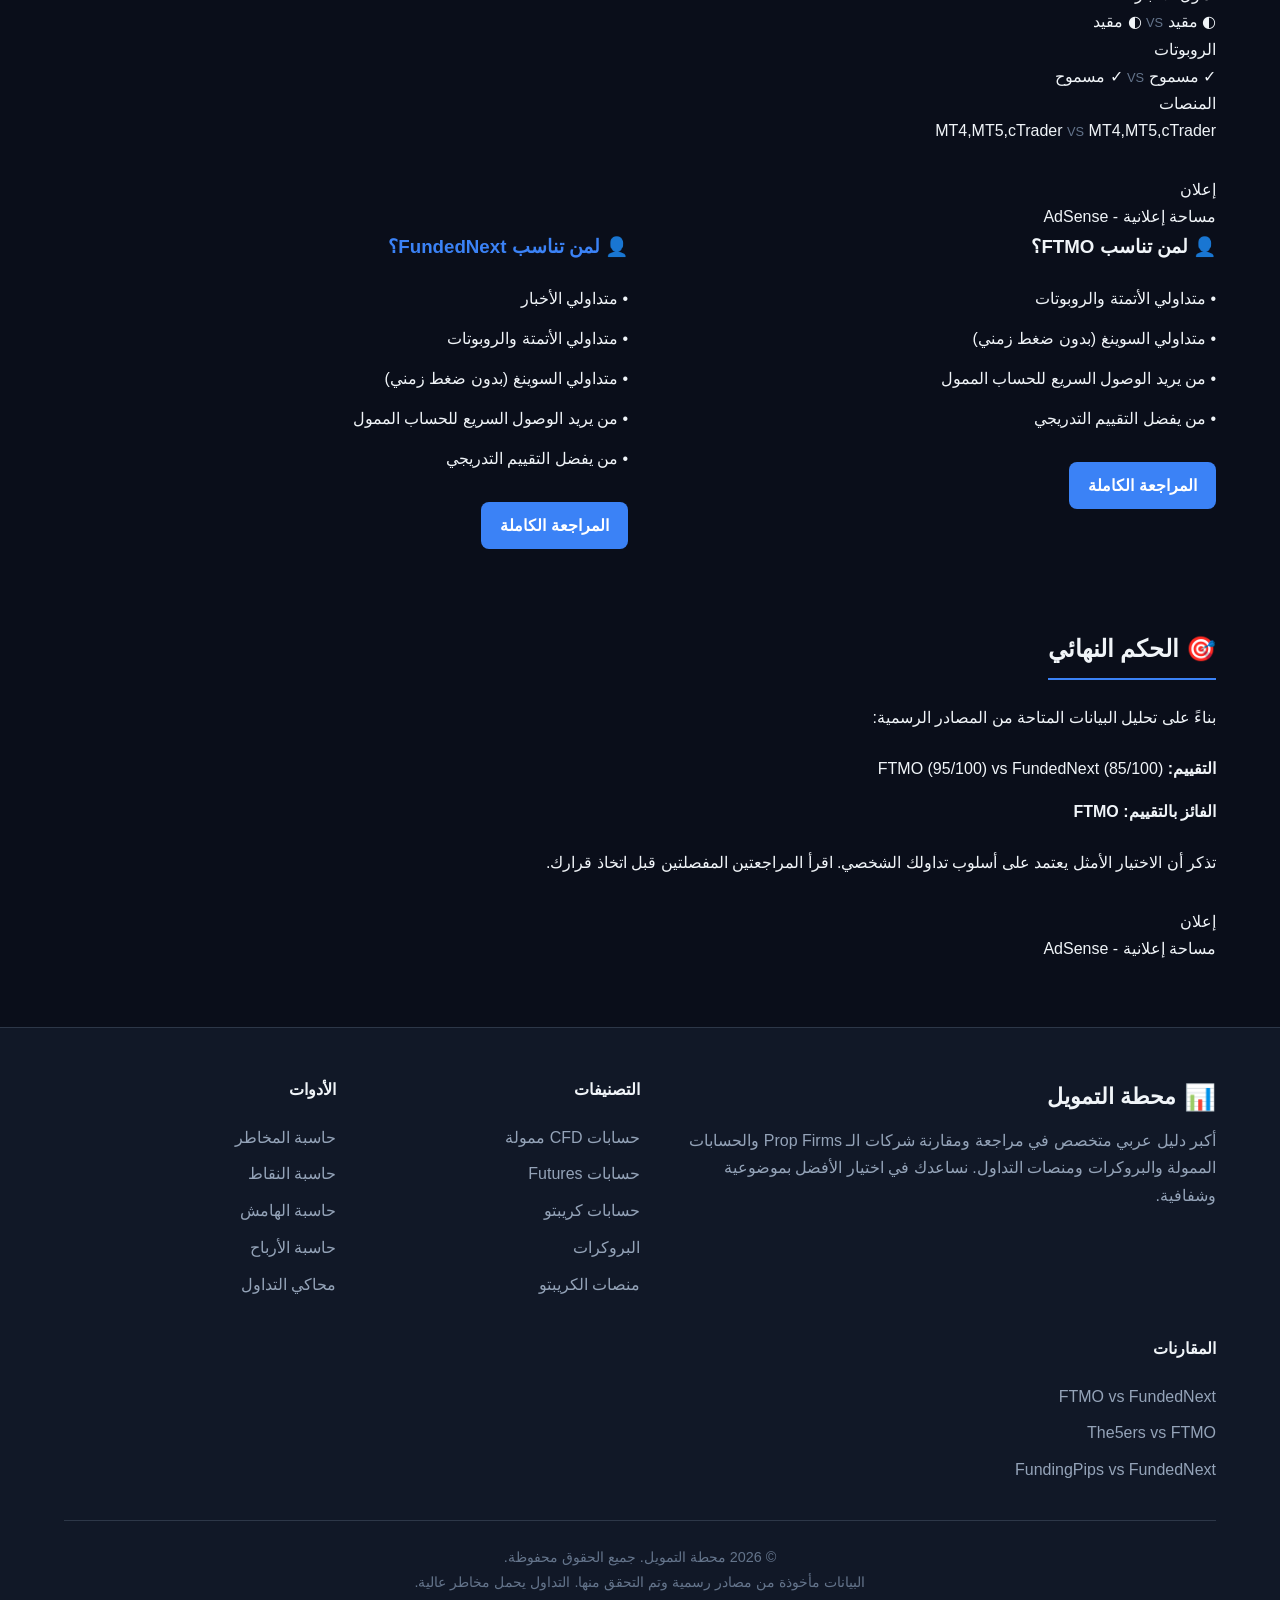
<file: comparisons/ftmo-vs-fundednext.html>
<!DOCTYPE html>
<html lang="ar" dir="rtl">
<head>
<meta charset="UTF-8">
<meta name="viewport" content="width=device-width, initial-scale=1.0">
<meta name="description" content="أكبر دليل عربي لشركات الـ Prop Firms والحسابات الممولة والبروكرات ومنصات الكريبتو. مراجعات شاملة، مقارنات تفصيلية، وأدوات مالية احترافية.">
<meta name="keywords" content="prop firm, حساب ممول, تداول, forex, CFD, futures, crypto, بروكر, مراجعة, مقارنة">
<meta name="author" content="محطة التمويل">
<meta name="robots" content="index, follow">
<meta property="og:title" content="FTMO vs FundedNext | مقارنة شاملة | محطة التمويل">
<meta property="og:description" content="أكبر دليل عربي لشركات الـ Prop Firms والحسابات الممولة والبروكرات ومنصات الكريبتو.">
<meta property="og:type" content="website">
<meta property="og:locale" content="ar_SA">
<meta name="twitter:card" content="summary_large_image">
<meta name="theme-color" content="#1a73e8">
<link rel="canonical" href="https://prophub.com/">
<link rel="preconnect" href="https://fonts.googleapis.com">
<link href="https://fonts.googleapis.com/css2?family=Cairo:wght@400;600;700;800&display=swap" rel="stylesheet">
<link rel="stylesheet" href="/assets/css/style.css">
<title>FTMO vs FundedNext | مقارنة شاملة | محطة التمويل</title>
<script type="application/ld+json">
{
  "@context": "https://schema.org",
  "@type": "WebSite",
  "name": "محطة التمويل",
  "url": "https://prophub.com/",
  "description": "أكبر دليل عربي لشركات الـ Prop Firms والحسابات الممولة والبروكرات ومنصات الكريبتو.",
  "inLanguage": "ar"
}
</script>
</head>
<body>
<header class="site-header">
  <div class="container header-inner">
    <a href="/" class="logo">
      <div class="logo-icon">📊</div>
      <span>محطة التمويل</span>
    </a>
    <nav class="main-nav">
      <a href="/" class="nav-link ">الرئيسية</a>
<a href="/categories/cfd-prop-firms.html" class="nav-link active">حسابات CFD</a>
<a href="/categories/futures-prop-firms.html" class="nav-link ">حسابات Futures</a>
<a href="/categories/crypto-prop-firms.html" class="nav-link ">حسابات كريبتو</a>
<a href="/categories/brokers.html" class="nav-link ">البروكرات</a>
<a href="/categories/crypto-exchanges.html" class="nav-link ">منصات الكريبتو</a>
<a href="/tools/" class="nav-link ">الأدوات المالية</a>

    </nav>
    <div class="header-actions">
      <button class="mobile-menu-btn" aria-label="القائمة">☰</button>
    </div>
  </div>
</header>
<main>

<section class="review-hero">
  <div class="container">
    <nav class="breadcrumb">
      <a href="/">الرئيسية</a>
      <span class="breadcrumb-separator">/</span>
      <a href="/categories/cfd-prop-firms.html">حسابات CFD</a>
      <span class="breadcrumb-separator">/</span>
      <span>مقارنة</span>
    </nav>
    <h1>FTMO vs FundedNext</h1>
    <p style="color: var(--text-secondary); font-size: 1.1rem; max-width: 700px; margin-top: 1rem;">
      مقارنة تفصيلية ومباشرة بين شركتين من أكبر شركات الـ Prop Firms في سوق CFD. 
      جميع البيانات مأخوذة من المصادر الرسمية.
    </p>
    <div style="display: flex; gap: 2rem; margin-top: 2rem; flex-wrap: wrap;">
      <div style="display: flex; align-items: center; gap: 1rem; padding: 1rem 1.5rem; background: var(--bg-card); border-radius: var(--radius-lg); border: 2px solid var(--border-color);">
        <div style="width: 48px; height: 48px; border-radius: 12px; background: linear-gradient(135deg, #e8f0fe, #d2e3fc); display: flex; align-items: center; justify-content: center; font-weight: 800; color: var(--primary);">FT</div>
        <div>
          <div style="font-weight: 700;">FTMO</div>
          <div style="font-size: 0.85rem; color: var(--text-muted);">التقييم: 95/100</div>
        </div>
      </div>
      <div style="display: flex; align-items: center; justify-content: center; font-weight: 800; color: var(--text-muted); font-size: 1.25rem;">VS</div>
      <div style="display: flex; align-items: center; gap: 1rem; padding: 1rem 1.5rem; background: var(--bg-card); border-radius: var(--radius-lg); border: 2px solid var(--border-color);">
        <div style="width: 48px; height: 48px; border-radius: 12px; background: linear-gradient(135deg, #e8f5e9, #c8e6c9); display: flex; align-items: center; justify-content: center; font-weight: 800; color: var(--accent);">Fu</div>
        <div>
          <div style="font-weight: 700;">FundedNext</div>
          <div style="font-size: 0.85rem; color: var(--text-muted);">التقييم: 85/100</div>
        </div>
      </div>
    </div>
  </div>
</section>

<div class="container">
  <div class="ad-slot">
    <span class="ad-slot-label">إعلان</span>
    <div>مساحة إعلانية - AdSense</div>
  </div>

  <section class="comparison-section" style="margin-bottom: 2rem;">
    <div class="comparison-header">
      <h2>📊 جدول المقارنة الرئيسي</h2>
    </div>
    <div class="comparison-table-wrapper">
      <table class="comparison-table">
        <thead>
          <tr>
            <th>المعيار</th>
            <th>FTMO</th>
            <th class="vs-cell">VS</th>
            <th>FundedNext</th>
          </tr>
        </thead>
        <tbody>
          
        <tr>
          <td><strong>الشركة</strong></td>
          <td class="">FTMO</td>
          <td class="vs-cell">VS</td>
          <td class="">FundedNext</td>
        </tr>
        
        <tr>
          <td><strong>الحالة</strong></td>
          <td class="">active</td>
          <td class="vs-cell">VS</td>
          <td class="">active</td>
        </tr>
        
        <tr>
          <td><strong>عدد الخطط</strong></td>
          <td class="">4</td>
          <td class="vs-cell">VS</td>
          <td class="">4</td>
        </tr>
        
        <tr>
          <td><strong>سعر الدخول (ممثل)</strong></td>
          <td class="">79.0$</td>
          <td class="vs-cell">VS</td>
          <td class="winner">59.0$</td>
        </tr>
        
        <tr>
          <td><strong>هدف الربح 1</strong></td>
          <td class="">10.0%</td>
          <td class="vs-cell">VS</td>
          <td class="winner">5.0%</td>
        </tr>
        
        <tr>
          <td><strong>هدف الربح 2</strong></td>
          <td class="">غير متوفر</td>
          <td class="vs-cell">VS</td>
          <td class="">غير متوفر</td>
        </tr>
        
        <tr>
          <td><strong>الخسارة اليومية</strong></td>
          <td class="">3.0%</td>
          <td class="vs-cell">VS</td>
          <td class="winner">5.0%</td>
        </tr>
        
        <tr>
          <td><strong>الخسارة القصوى</strong></td>
          <td class="">10.0%</td>
          <td class="vs-cell">VS</td>
          <td class="">10.0%</td>
        </tr>
        
        <tr>
          <td><strong>تقسيم الأرباح</strong></td>
          <td class="">80/20</td>
          <td class="vs-cell">VS</td>
          <td class="">80/20</td>
        </tr>
        
        <tr>
          <td><strong>تأخير أول سحب</strong></td>
          <td class="">14</td>
          <td class="vs-cell">VS</td>
          <td class="">14</td>
        </tr>
        
        <tr>
          <td><strong>تكرار السحب</strong></td>
          <td class="">14d</td>
          <td class="vs-cell">VS</td>
          <td class="">14d</td>
        </tr>
        
        <tr>
          <td><strong>الحد الأدنى للسحب</strong></td>
          <td class="">100$</td>
          <td class="vs-cell">VS</td>
          <td class="">100$</td>
        </tr>
        
        <tr>
          <td><strong>المدة</strong></td>
          <td class="">unlimited</td>
          <td class="vs-cell">VS</td>
          <td class="">unlimited</td>
        </tr>
        
        <tr>
          <td><strong>أيام التداول الدنيا</strong></td>
          <td class="">0</td>
          <td class="vs-cell">VS</td>
          <td class="">0</td>
        </tr>
        
        <tr>
          <td><strong>تداول الأخبار</strong></td>
          <td class="">◐ مقيد</td>
          <td class="vs-cell">VS</td>
          <td class="">◐ مقيد</td>
        </tr>
        
        <tr>
          <td><strong>الروبوتات (EA)</strong></td>
          <td class="">✓ مسموح</td>
          <td class="vs-cell">VS</td>
          <td class="">✓ مسموح</td>
        </tr>
        
        <tr>
          <td><strong>عطلة نهاية الأسبوع</strong></td>
          <td class="">✓ مسموح</td>
          <td class="vs-cell">VS</td>
          <td class="">✓ مسموح</td>
        </tr>
        
        <tr>
          <td><strong>التحوط</strong></td>
          <td class="">✓ مسموح</td>
          <td class="vs-cell">VS</td>
          <td class="">✓ مسموح</td>
        </tr>
        
        <tr>
          <td><strong>السلخ (Scalping)</strong></td>
          <td class="">✓ مسموح</td>
          <td class="vs-cell">VS</td>
          <td class="">✓ مسموح</td>
        </tr>
        
        <tr>
          <td><strong>المنصات</strong></td>
          <td class="">MT4,MT5,cTrader</td>
          <td class="vs-cell">VS</td>
          <td class="">MT4,MT5,cTrader</td>
        </tr>
        
        <tr>
          <td><strong>الرافعة</strong></td>
          <td class="">1:100</td>
          <td class="vs-cell">VS</td>
          <td class="">1:100</td>
        </tr>
        
        <tr>
          <td><strong>إثباتات السحب</strong></td>
          <td class="">verified</td>
          <td class="vs-cell">VS</td>
          <td class="">limited</td>
        </tr>
        
        </tbody>
      </table>
    </div>

    <div class="comparison-cards">
      <div class="compare-card">
        <div style="display: flex; justify-content: space-between; align-items: center; margin-bottom: 1rem; padding-bottom: 1rem; border-bottom: 2px solid var(--border-light);">
          <span style="font-weight: 700; color: var(--primary);">FTMO</span>
          <span style="font-weight: 800; color: var(--text-muted);">VS</span>
          <span style="font-weight: 700; color: var(--accent);">FundedNext</span>
        </div>
        
        <div class="compare-card-row">
          <span class="compare-card-label">الشركة</span>
          <div class="compare-card-values">
            <span class="compare-card-value">FTMO</span>
            <span style="color: var(--text-muted); font-size: 0.8rem;">VS</span>
            <span class="compare-card-value">FundedNext</span>
          </div>
        </div>
        
        <div class="compare-card-row">
          <span class="compare-card-label">السعر</span>
          <div class="compare-card-values">
            <span class="compare-card-value">79.0</span>
            <span style="color: var(--text-muted); font-size: 0.8rem;">VS</span>
            <span class="compare-card-value">59.0</span>
          </div>
        </div>
        
        <div class="compare-card-row">
          <span class="compare-card-label">هدف الربح</span>
          <div class="compare-card-values">
            <span class="compare-card-value">10.0%</span>
            <span style="color: var(--text-muted); font-size: 0.8rem;">VS</span>
            <span class="compare-card-value">5.0%</span>
          </div>
        </div>
        
        <div class="compare-card-row">
          <span class="compare-card-label">الخسارة القصوى</span>
          <div class="compare-card-values">
            <span class="compare-card-value">10.0%</span>
            <span style="color: var(--text-muted); font-size: 0.8rem;">VS</span>
            <span class="compare-card-value">10.0%</span>
          </div>
        </div>
        
        <div class="compare-card-row">
          <span class="compare-card-label">تقسيم الأرباح</span>
          <div class="compare-card-values">
            <span class="compare-card-value">80/20</span>
            <span style="color: var(--text-muted); font-size: 0.8rem;">VS</span>
            <span class="compare-card-value">80/20</span>
          </div>
        </div>
        
        <div class="compare-card-row">
          <span class="compare-card-label">تداول الأخبار</span>
          <div class="compare-card-values">
            <span class="compare-card-value">◐ مقيد</span>
            <span style="color: var(--text-muted); font-size: 0.8rem;">VS</span>
            <span class="compare-card-value">◐ مقيد</span>
          </div>
        </div>
        
        <div class="compare-card-row">
          <span class="compare-card-label">الروبوتات</span>
          <div class="compare-card-values">
            <span class="compare-card-value">✓ مسموح</span>
            <span style="color: var(--text-muted); font-size: 0.8rem;">VS</span>
            <span class="compare-card-value">✓ مسموح</span>
          </div>
        </div>
        
        <div class="compare-card-row">
          <span class="compare-card-label">المنصات</span>
          <div class="compare-card-values">
            <span class="compare-card-value">MT4,MT5,cTrader</span>
            <span style="color: var(--text-muted); font-size: 0.8rem;">VS</span>
            <span class="compare-card-value">MT4,MT5,cTrader</span>
          </div>
        </div>
        
      </div>
    </div>
  </section>

  <div class="ad-slot">
    <span class="ad-slot-label">إعلان</span>
    <div>مساحة إعلانية - AdSense</div>
  </div>

  <div style="display: grid; grid-template-columns: 1fr 1fr; gap: 1.5rem; margin-bottom: 2rem;">
    <div class="content-section">
      <h3 style="margin-bottom: 1rem; color: var(--primary);">👤 لمن تناسب FTMO؟</h3>
      <ul style="list-style: none;"><li style="padding: 0.4rem 0;">• متداولي الأتمتة والروبوتات</li><li style="padding: 0.4rem 0;">• متداولي السوينغ (بدون ضغط زمني)</li><li style="padding: 0.4rem 0;">• من يريد الوصول السريع للحساب الممول</li><li style="padding: 0.4rem 0;">• من يفضل التقييم التدريجي</li></ul>
      <div style="margin-top: 1.5rem;">
        <a href="/reviews/ftmo.html" class="btn btn-primary">المراجعة الكاملة</a>
      </div>
    </div>
    <div class="content-section">
      <h3 style="margin-bottom: 1rem; color: var(--accent);">👤 لمن تناسب FundedNext؟</h3>
      <ul style="list-style: none;"><li style="padding: 0.4rem 0;">• متداولي الأخبار</li><li style="padding: 0.4rem 0;">• متداولي الأتمتة والروبوتات</li><li style="padding: 0.4rem 0;">• متداولي السوينغ (بدون ضغط زمني)</li><li style="padding: 0.4rem 0;">• من يريد الوصول السريع للحساب الممول</li><li style="padding: 0.4rem 0;">• من يفضل التقييم التدريجي</li></ul>
      <div style="margin-top: 1.5rem;">
        <a href="/reviews/fundednext.html" class="btn btn-primary">المراجعة الكاملة</a>
      </div>
    </div>
  </div>

  <section class="content-section" style="margin-bottom: 2rem;">
    <h2>🎯 الحكم النهائي</h2>
    <div class="verdict-box">
      
    <p>بناءً على تحليل البيانات المتاحة من المصادر الرسمية:</p>
    <ul style="margin: 1rem 0; text-align: right; list-style: none;">
      <li style="padding: 0.5rem 0;"><strong>التقييم:</strong> FTMO (95/100) vs FundedNext (85/100)</li>
      <li style="padding: 0.5rem 0;"><strong>الفائز بالتقييم:</strong> <span style="color: var(--primary); font-weight: 700;">FTMO</span></li>
    </ul>
    <p>تذكر أن الاختيار الأمثل يعتمد على أسلوب تداولك الشخصي. اقرأ المراجعتين المفصلتين قبل اتخاذ قرارك.</p>
    
    </div>
  </section>

  <div class="ad-slot">
    <span class="ad-slot-label">إعلان</span>
    <div>مساحة إعلانية - AdSense</div>
  </div>
</div>
</main>
<footer class="site-footer">
  <div class="container">
    <div class="footer-grid">
      <div class="footer-brand">
        <a href="/" class="logo">
          <div class="logo-icon">📊</div>
          <span>محطة التمويل</span>
        </a>
        <p>أكبر دليل عربي متخصص في مراجعة ومقارنة شركات الـ Prop Firms والحسابات الممولة والبروكرات ومنصات التداول. نساعدك في اختيار الأفضل بموضوعية وشفافية.</p>
      </div>
      <div class="footer-col">
        <h4>التصنيفات</h4>
        <a href="/categories/cfd-prop-firms.html">حسابات CFD ممولة</a>
        <a href="/categories/futures-prop-firms.html">حسابات Futures</a>
        <a href="/categories/crypto-prop-firms.html">حسابات كريبتو</a>
        <a href="/categories/brokers.html">البروكرات</a>
        <a href="/categories/crypto-exchanges.html">منصات الكريبتو</a>
      </div>
      <div class="footer-col">
        <h4>الأدوات</h4>
        <a href="/tools/#risk">حاسبة المخاطر</a>
        <a href="/tools/#pip">حاسبة النقاط</a>
        <a href="/tools/#margin">حاسبة الهامش</a>
        <a href="/tools/#payout">حاسبة الأرباح</a>
        <a href="/tools/#simulator">محاكي التداول</a>
      </div>
      <div class="footer-col">
        <h4>المقارنات</h4>
        <a href="/comparisons/ftmo-vs-fundednext.html">FTMO vs FundedNext</a>
        <a href="/comparisons/the5ers-vs-ftmo.html">The5ers vs FTMO</a>
        <a href="/comparisons/fundingpips-vs-fundednext.html">FundingPips vs FundedNext</a>
      </div>
    </div>
    <div class="footer-bottom">
      <p>© 2026 محطة التمويل. جميع الحقوق محفوظة.</p>
      <p>البيانات مأخوذة من مصادر رسمية وتم التحقق منها. التداول يحمل مخاطر عالية.</p>
    </div>
  </div>
</footer>
<script src="/assets/js/app.js"></script>
</body>
</html>
</file>
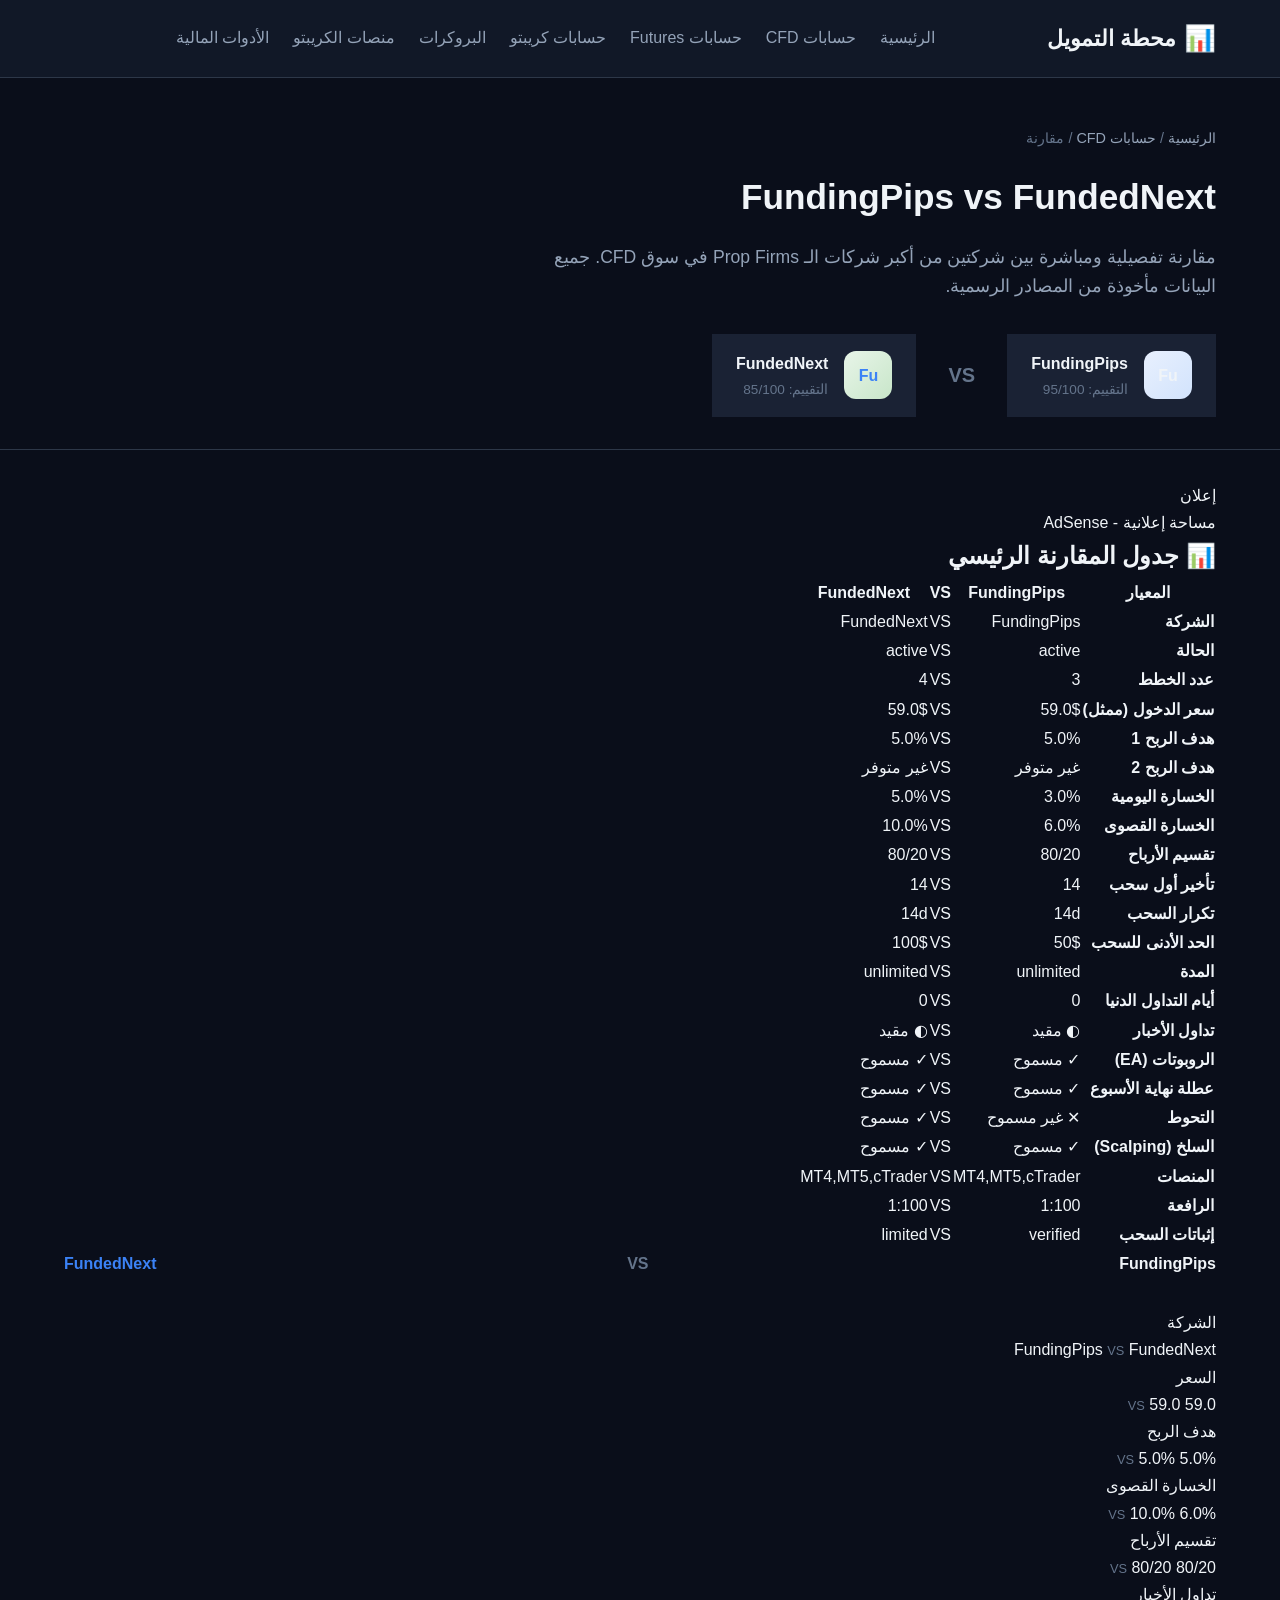
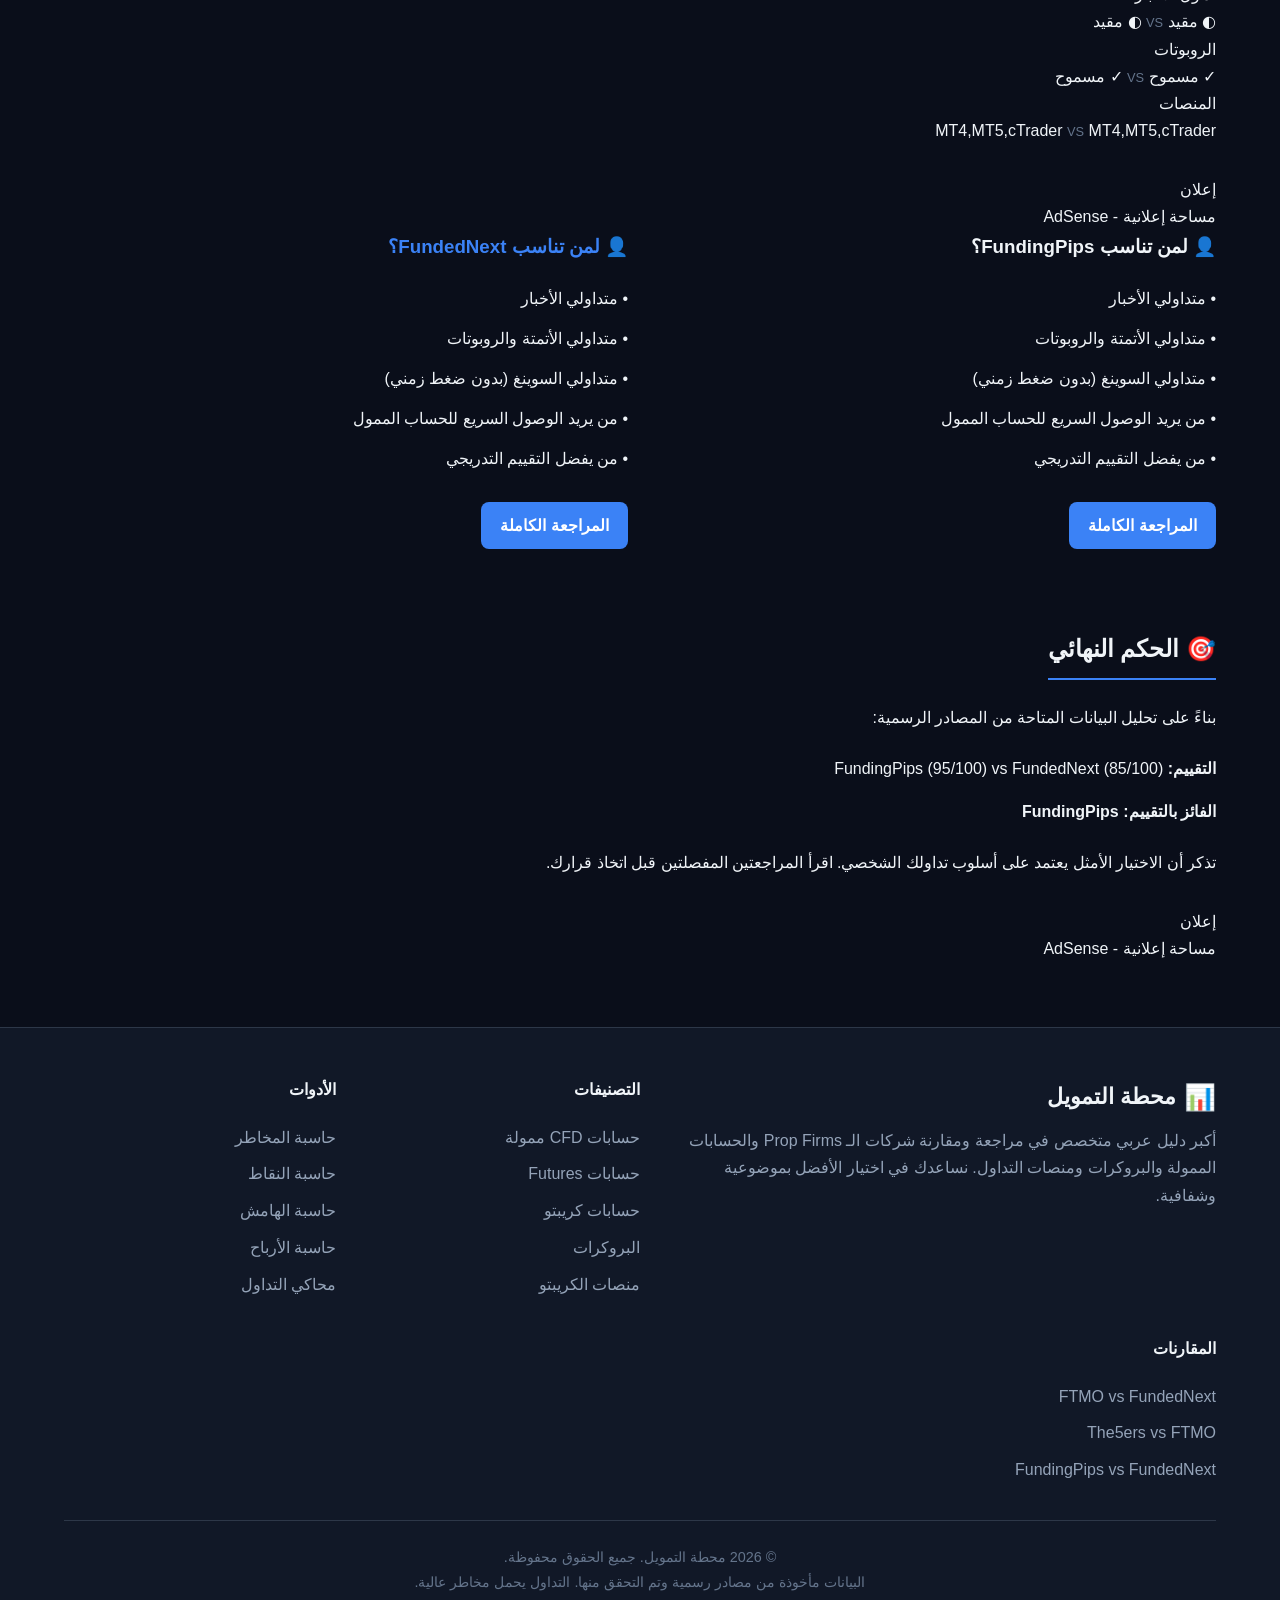
<file: comparisons/fundingpips-vs-fundednext.html>
<!DOCTYPE html>
<html lang="ar" dir="rtl">
<head>
<meta charset="UTF-8">
<meta name="viewport" content="width=device-width, initial-scale=1.0">
<meta name="description" content="أكبر دليل عربي لشركات الـ Prop Firms والحسابات الممولة والبروكرات ومنصات الكريبتو. مراجعات شاملة، مقارنات تفصيلية، وأدوات مالية احترافية.">
<meta name="keywords" content="prop firm, حساب ممول, تداول, forex, CFD, futures, crypto, بروكر, مراجعة, مقارنة">
<meta name="author" content="محطة التمويل">
<meta name="robots" content="index, follow">
<meta property="og:title" content="FundingPips vs FundedNext | مقارنة شاملة | محطة التمويل">
<meta property="og:description" content="أكبر دليل عربي لشركات الـ Prop Firms والحسابات الممولة والبروكرات ومنصات الكريبتو.">
<meta property="og:type" content="website">
<meta property="og:locale" content="ar_SA">
<meta name="twitter:card" content="summary_large_image">
<meta name="theme-color" content="#1a73e8">
<link rel="canonical" href="https://prophub.com/">
<link rel="preconnect" href="https://fonts.googleapis.com">
<link href="https://fonts.googleapis.com/css2?family=Cairo:wght@400;600;700;800&display=swap" rel="stylesheet">
<link rel="stylesheet" href="/assets/css/style.css">
<title>FundingPips vs FundedNext | مقارنة شاملة | محطة التمويل</title>
<script type="application/ld+json">
{
  "@context": "https://schema.org",
  "@type": "WebSite",
  "name": "محطة التمويل",
  "url": "https://prophub.com/",
  "description": "أكبر دليل عربي لشركات الـ Prop Firms والحسابات الممولة والبروكرات ومنصات الكريبتو.",
  "inLanguage": "ar"
}
</script>
</head>
<body>
<header class="site-header">
  <div class="container header-inner">
    <a href="/" class="logo">
      <div class="logo-icon">📊</div>
      <span>محطة التمويل</span>
    </a>
    <nav class="main-nav">
      <a href="/" class="nav-link ">الرئيسية</a>
<a href="/categories/cfd-prop-firms.html" class="nav-link active">حسابات CFD</a>
<a href="/categories/futures-prop-firms.html" class="nav-link ">حسابات Futures</a>
<a href="/categories/crypto-prop-firms.html" class="nav-link ">حسابات كريبتو</a>
<a href="/categories/brokers.html" class="nav-link ">البروكرات</a>
<a href="/categories/crypto-exchanges.html" class="nav-link ">منصات الكريبتو</a>
<a href="/tools/" class="nav-link ">الأدوات المالية</a>

    </nav>
    <div class="header-actions">
      <button class="mobile-menu-btn" aria-label="القائمة">☰</button>
    </div>
  </div>
</header>
<main>

<section class="review-hero">
  <div class="container">
    <nav class="breadcrumb">
      <a href="/">الرئيسية</a>
      <span class="breadcrumb-separator">/</span>
      <a href="/categories/cfd-prop-firms.html">حسابات CFD</a>
      <span class="breadcrumb-separator">/</span>
      <span>مقارنة</span>
    </nav>
    <h1>FundingPips vs FundedNext</h1>
    <p style="color: var(--text-secondary); font-size: 1.1rem; max-width: 700px; margin-top: 1rem;">
      مقارنة تفصيلية ومباشرة بين شركتين من أكبر شركات الـ Prop Firms في سوق CFD. 
      جميع البيانات مأخوذة من المصادر الرسمية.
    </p>
    <div style="display: flex; gap: 2rem; margin-top: 2rem; flex-wrap: wrap;">
      <div style="display: flex; align-items: center; gap: 1rem; padding: 1rem 1.5rem; background: var(--bg-card); border-radius: var(--radius-lg); border: 2px solid var(--border-color);">
        <div style="width: 48px; height: 48px; border-radius: 12px; background: linear-gradient(135deg, #e8f0fe, #d2e3fc); display: flex; align-items: center; justify-content: center; font-weight: 800; color: var(--primary);">Fu</div>
        <div>
          <div style="font-weight: 700;">FundingPips</div>
          <div style="font-size: 0.85rem; color: var(--text-muted);">التقييم: 95/100</div>
        </div>
      </div>
      <div style="display: flex; align-items: center; justify-content: center; font-weight: 800; color: var(--text-muted); font-size: 1.25rem;">VS</div>
      <div style="display: flex; align-items: center; gap: 1rem; padding: 1rem 1.5rem; background: var(--bg-card); border-radius: var(--radius-lg); border: 2px solid var(--border-color);">
        <div style="width: 48px; height: 48px; border-radius: 12px; background: linear-gradient(135deg, #e8f5e9, #c8e6c9); display: flex; align-items: center; justify-content: center; font-weight: 800; color: var(--accent);">Fu</div>
        <div>
          <div style="font-weight: 700;">FundedNext</div>
          <div style="font-size: 0.85rem; color: var(--text-muted);">التقييم: 85/100</div>
        </div>
      </div>
    </div>
  </div>
</section>

<div class="container">
  <div class="ad-slot">
    <span class="ad-slot-label">إعلان</span>
    <div>مساحة إعلانية - AdSense</div>
  </div>

  <section class="comparison-section" style="margin-bottom: 2rem;">
    <div class="comparison-header">
      <h2>📊 جدول المقارنة الرئيسي</h2>
    </div>
    <div class="comparison-table-wrapper">
      <table class="comparison-table">
        <thead>
          <tr>
            <th>المعيار</th>
            <th>FundingPips</th>
            <th class="vs-cell">VS</th>
            <th>FundedNext</th>
          </tr>
        </thead>
        <tbody>
          
        <tr>
          <td><strong>الشركة</strong></td>
          <td class="">FundingPips</td>
          <td class="vs-cell">VS</td>
          <td class="">FundedNext</td>
        </tr>
        
        <tr>
          <td><strong>الحالة</strong></td>
          <td class="">active</td>
          <td class="vs-cell">VS</td>
          <td class="">active</td>
        </tr>
        
        <tr>
          <td><strong>عدد الخطط</strong></td>
          <td class="">3</td>
          <td class="vs-cell">VS</td>
          <td class="winner">4</td>
        </tr>
        
        <tr>
          <td><strong>سعر الدخول (ممثل)</strong></td>
          <td class="">59.0$</td>
          <td class="vs-cell">VS</td>
          <td class="">59.0$</td>
        </tr>
        
        <tr>
          <td><strong>هدف الربح 1</strong></td>
          <td class="">5.0%</td>
          <td class="vs-cell">VS</td>
          <td class="">5.0%</td>
        </tr>
        
        <tr>
          <td><strong>هدف الربح 2</strong></td>
          <td class="">غير متوفر</td>
          <td class="vs-cell">VS</td>
          <td class="">غير متوفر</td>
        </tr>
        
        <tr>
          <td><strong>الخسارة اليومية</strong></td>
          <td class="">3.0%</td>
          <td class="vs-cell">VS</td>
          <td class="winner">5.0%</td>
        </tr>
        
        <tr>
          <td><strong>الخسارة القصوى</strong></td>
          <td class="">6.0%</td>
          <td class="vs-cell">VS</td>
          <td class="winner">10.0%</td>
        </tr>
        
        <tr>
          <td><strong>تقسيم الأرباح</strong></td>
          <td class="">80/20</td>
          <td class="vs-cell">VS</td>
          <td class="">80/20</td>
        </tr>
        
        <tr>
          <td><strong>تأخير أول سحب</strong></td>
          <td class="">14</td>
          <td class="vs-cell">VS</td>
          <td class="">14</td>
        </tr>
        
        <tr>
          <td><strong>تكرار السحب</strong></td>
          <td class="">14d</td>
          <td class="vs-cell">VS</td>
          <td class="">14d</td>
        </tr>
        
        <tr>
          <td><strong>الحد الأدنى للسحب</strong></td>
          <td class="">50$</td>
          <td class="vs-cell">VS</td>
          <td class="">100$</td>
        </tr>
        
        <tr>
          <td><strong>المدة</strong></td>
          <td class="">unlimited</td>
          <td class="vs-cell">VS</td>
          <td class="">unlimited</td>
        </tr>
        
        <tr>
          <td><strong>أيام التداول الدنيا</strong></td>
          <td class="">0</td>
          <td class="vs-cell">VS</td>
          <td class="">0</td>
        </tr>
        
        <tr>
          <td><strong>تداول الأخبار</strong></td>
          <td class="">◐ مقيد</td>
          <td class="vs-cell">VS</td>
          <td class="">◐ مقيد</td>
        </tr>
        
        <tr>
          <td><strong>الروبوتات (EA)</strong></td>
          <td class="">✓ مسموح</td>
          <td class="vs-cell">VS</td>
          <td class="">✓ مسموح</td>
        </tr>
        
        <tr>
          <td><strong>عطلة نهاية الأسبوع</strong></td>
          <td class="">✓ مسموح</td>
          <td class="vs-cell">VS</td>
          <td class="">✓ مسموح</td>
        </tr>
        
        <tr>
          <td><strong>التحوط</strong></td>
          <td class="">✕ غير مسموح</td>
          <td class="vs-cell">VS</td>
          <td class="">✓ مسموح</td>
        </tr>
        
        <tr>
          <td><strong>السلخ (Scalping)</strong></td>
          <td class="">✓ مسموح</td>
          <td class="vs-cell">VS</td>
          <td class="">✓ مسموح</td>
        </tr>
        
        <tr>
          <td><strong>المنصات</strong></td>
          <td class="">MT4,MT5,cTrader</td>
          <td class="vs-cell">VS</td>
          <td class="">MT4,MT5,cTrader</td>
        </tr>
        
        <tr>
          <td><strong>الرافعة</strong></td>
          <td class="">1:100</td>
          <td class="vs-cell">VS</td>
          <td class="">1:100</td>
        </tr>
        
        <tr>
          <td><strong>إثباتات السحب</strong></td>
          <td class="">verified</td>
          <td class="vs-cell">VS</td>
          <td class="">limited</td>
        </tr>
        
        </tbody>
      </table>
    </div>

    <div class="comparison-cards">
      <div class="compare-card">
        <div style="display: flex; justify-content: space-between; align-items: center; margin-bottom: 1rem; padding-bottom: 1rem; border-bottom: 2px solid var(--border-light);">
          <span style="font-weight: 700; color: var(--primary);">FundingPips</span>
          <span style="font-weight: 800; color: var(--text-muted);">VS</span>
          <span style="font-weight: 700; color: var(--accent);">FundedNext</span>
        </div>
        
        <div class="compare-card-row">
          <span class="compare-card-label">الشركة</span>
          <div class="compare-card-values">
            <span class="compare-card-value">FundingPips</span>
            <span style="color: var(--text-muted); font-size: 0.8rem;">VS</span>
            <span class="compare-card-value">FundedNext</span>
          </div>
        </div>
        
        <div class="compare-card-row">
          <span class="compare-card-label">السعر</span>
          <div class="compare-card-values">
            <span class="compare-card-value">59.0</span>
            <span style="color: var(--text-muted); font-size: 0.8rem;">VS</span>
            <span class="compare-card-value">59.0</span>
          </div>
        </div>
        
        <div class="compare-card-row">
          <span class="compare-card-label">هدف الربح</span>
          <div class="compare-card-values">
            <span class="compare-card-value">5.0%</span>
            <span style="color: var(--text-muted); font-size: 0.8rem;">VS</span>
            <span class="compare-card-value">5.0%</span>
          </div>
        </div>
        
        <div class="compare-card-row">
          <span class="compare-card-label">الخسارة القصوى</span>
          <div class="compare-card-values">
            <span class="compare-card-value">6.0%</span>
            <span style="color: var(--text-muted); font-size: 0.8rem;">VS</span>
            <span class="compare-card-value">10.0%</span>
          </div>
        </div>
        
        <div class="compare-card-row">
          <span class="compare-card-label">تقسيم الأرباح</span>
          <div class="compare-card-values">
            <span class="compare-card-value">80/20</span>
            <span style="color: var(--text-muted); font-size: 0.8rem;">VS</span>
            <span class="compare-card-value">80/20</span>
          </div>
        </div>
        
        <div class="compare-card-row">
          <span class="compare-card-label">تداول الأخبار</span>
          <div class="compare-card-values">
            <span class="compare-card-value">◐ مقيد</span>
            <span style="color: var(--text-muted); font-size: 0.8rem;">VS</span>
            <span class="compare-card-value">◐ مقيد</span>
          </div>
        </div>
        
        <div class="compare-card-row">
          <span class="compare-card-label">الروبوتات</span>
          <div class="compare-card-values">
            <span class="compare-card-value">✓ مسموح</span>
            <span style="color: var(--text-muted); font-size: 0.8rem;">VS</span>
            <span class="compare-card-value">✓ مسموح</span>
          </div>
        </div>
        
        <div class="compare-card-row">
          <span class="compare-card-label">المنصات</span>
          <div class="compare-card-values">
            <span class="compare-card-value">MT4,MT5,cTrader</span>
            <span style="color: var(--text-muted); font-size: 0.8rem;">VS</span>
            <span class="compare-card-value">MT4,MT5,cTrader</span>
          </div>
        </div>
        
      </div>
    </div>
  </section>

  <div class="ad-slot">
    <span class="ad-slot-label">إعلان</span>
    <div>مساحة إعلانية - AdSense</div>
  </div>

  <div style="display: grid; grid-template-columns: 1fr 1fr; gap: 1.5rem; margin-bottom: 2rem;">
    <div class="content-section">
      <h3 style="margin-bottom: 1rem; color: var(--primary);">👤 لمن تناسب FundingPips؟</h3>
      <ul style="list-style: none;"><li style="padding: 0.4rem 0;">• متداولي الأخبار</li><li style="padding: 0.4rem 0;">• متداولي الأتمتة والروبوتات</li><li style="padding: 0.4rem 0;">• متداولي السوينغ (بدون ضغط زمني)</li><li style="padding: 0.4rem 0;">• من يريد الوصول السريع للحساب الممول</li><li style="padding: 0.4rem 0;">• من يفضل التقييم التدريجي</li></ul>
      <div style="margin-top: 1.5rem;">
        <a href="/reviews/fundingpips.html" class="btn btn-primary">المراجعة الكاملة</a>
      </div>
    </div>
    <div class="content-section">
      <h3 style="margin-bottom: 1rem; color: var(--accent);">👤 لمن تناسب FundedNext؟</h3>
      <ul style="list-style: none;"><li style="padding: 0.4rem 0;">• متداولي الأخبار</li><li style="padding: 0.4rem 0;">• متداولي الأتمتة والروبوتات</li><li style="padding: 0.4rem 0;">• متداولي السوينغ (بدون ضغط زمني)</li><li style="padding: 0.4rem 0;">• من يريد الوصول السريع للحساب الممول</li><li style="padding: 0.4rem 0;">• من يفضل التقييم التدريجي</li></ul>
      <div style="margin-top: 1.5rem;">
        <a href="/reviews/fundednext.html" class="btn btn-primary">المراجعة الكاملة</a>
      </div>
    </div>
  </div>

  <section class="content-section" style="margin-bottom: 2rem;">
    <h2>🎯 الحكم النهائي</h2>
    <div class="verdict-box">
      
    <p>بناءً على تحليل البيانات المتاحة من المصادر الرسمية:</p>
    <ul style="margin: 1rem 0; text-align: right; list-style: none;">
      <li style="padding: 0.5rem 0;"><strong>التقييم:</strong> FundingPips (95/100) vs FundedNext (85/100)</li>
      <li style="padding: 0.5rem 0;"><strong>الفائز بالتقييم:</strong> <span style="color: var(--primary); font-weight: 700;">FundingPips</span></li>
    </ul>
    <p>تذكر أن الاختيار الأمثل يعتمد على أسلوب تداولك الشخصي. اقرأ المراجعتين المفصلتين قبل اتخاذ قرارك.</p>
    
    </div>
  </section>

  <div class="ad-slot">
    <span class="ad-slot-label">إعلان</span>
    <div>مساحة إعلانية - AdSense</div>
  </div>
</div>
</main>
<footer class="site-footer">
  <div class="container">
    <div class="footer-grid">
      <div class="footer-brand">
        <a href="/" class="logo">
          <div class="logo-icon">📊</div>
          <span>محطة التمويل</span>
        </a>
        <p>أكبر دليل عربي متخصص في مراجعة ومقارنة شركات الـ Prop Firms والحسابات الممولة والبروكرات ومنصات التداول. نساعدك في اختيار الأفضل بموضوعية وشفافية.</p>
      </div>
      <div class="footer-col">
        <h4>التصنيفات</h4>
        <a href="/categories/cfd-prop-firms.html">حسابات CFD ممولة</a>
        <a href="/categories/futures-prop-firms.html">حسابات Futures</a>
        <a href="/categories/crypto-prop-firms.html">حسابات كريبتو</a>
        <a href="/categories/brokers.html">البروكرات</a>
        <a href="/categories/crypto-exchanges.html">منصات الكريبتو</a>
      </div>
      <div class="footer-col">
        <h4>الأدوات</h4>
        <a href="/tools/#risk">حاسبة المخاطر</a>
        <a href="/tools/#pip">حاسبة النقاط</a>
        <a href="/tools/#margin">حاسبة الهامش</a>
        <a href="/tools/#payout">حاسبة الأرباح</a>
        <a href="/tools/#simulator">محاكي التداول</a>
      </div>
      <div class="footer-col">
        <h4>المقارنات</h4>
        <a href="/comparisons/ftmo-vs-fundednext.html">FTMO vs FundedNext</a>
        <a href="/comparisons/the5ers-vs-ftmo.html">The5ers vs FTMO</a>
        <a href="/comparisons/fundingpips-vs-fundednext.html">FundingPips vs FundedNext</a>
      </div>
    </div>
    <div class="footer-bottom">
      <p>© 2026 محطة التمويل. جميع الحقوق محفوظة.</p>
      <p>البيانات مأخوذة من مصادر رسمية وتم التحقق منها. التداول يحمل مخاطر عالية.</p>
    </div>
  </div>
</footer>
<script src="/assets/js/app.js"></script>
</body>
</html>
</file>
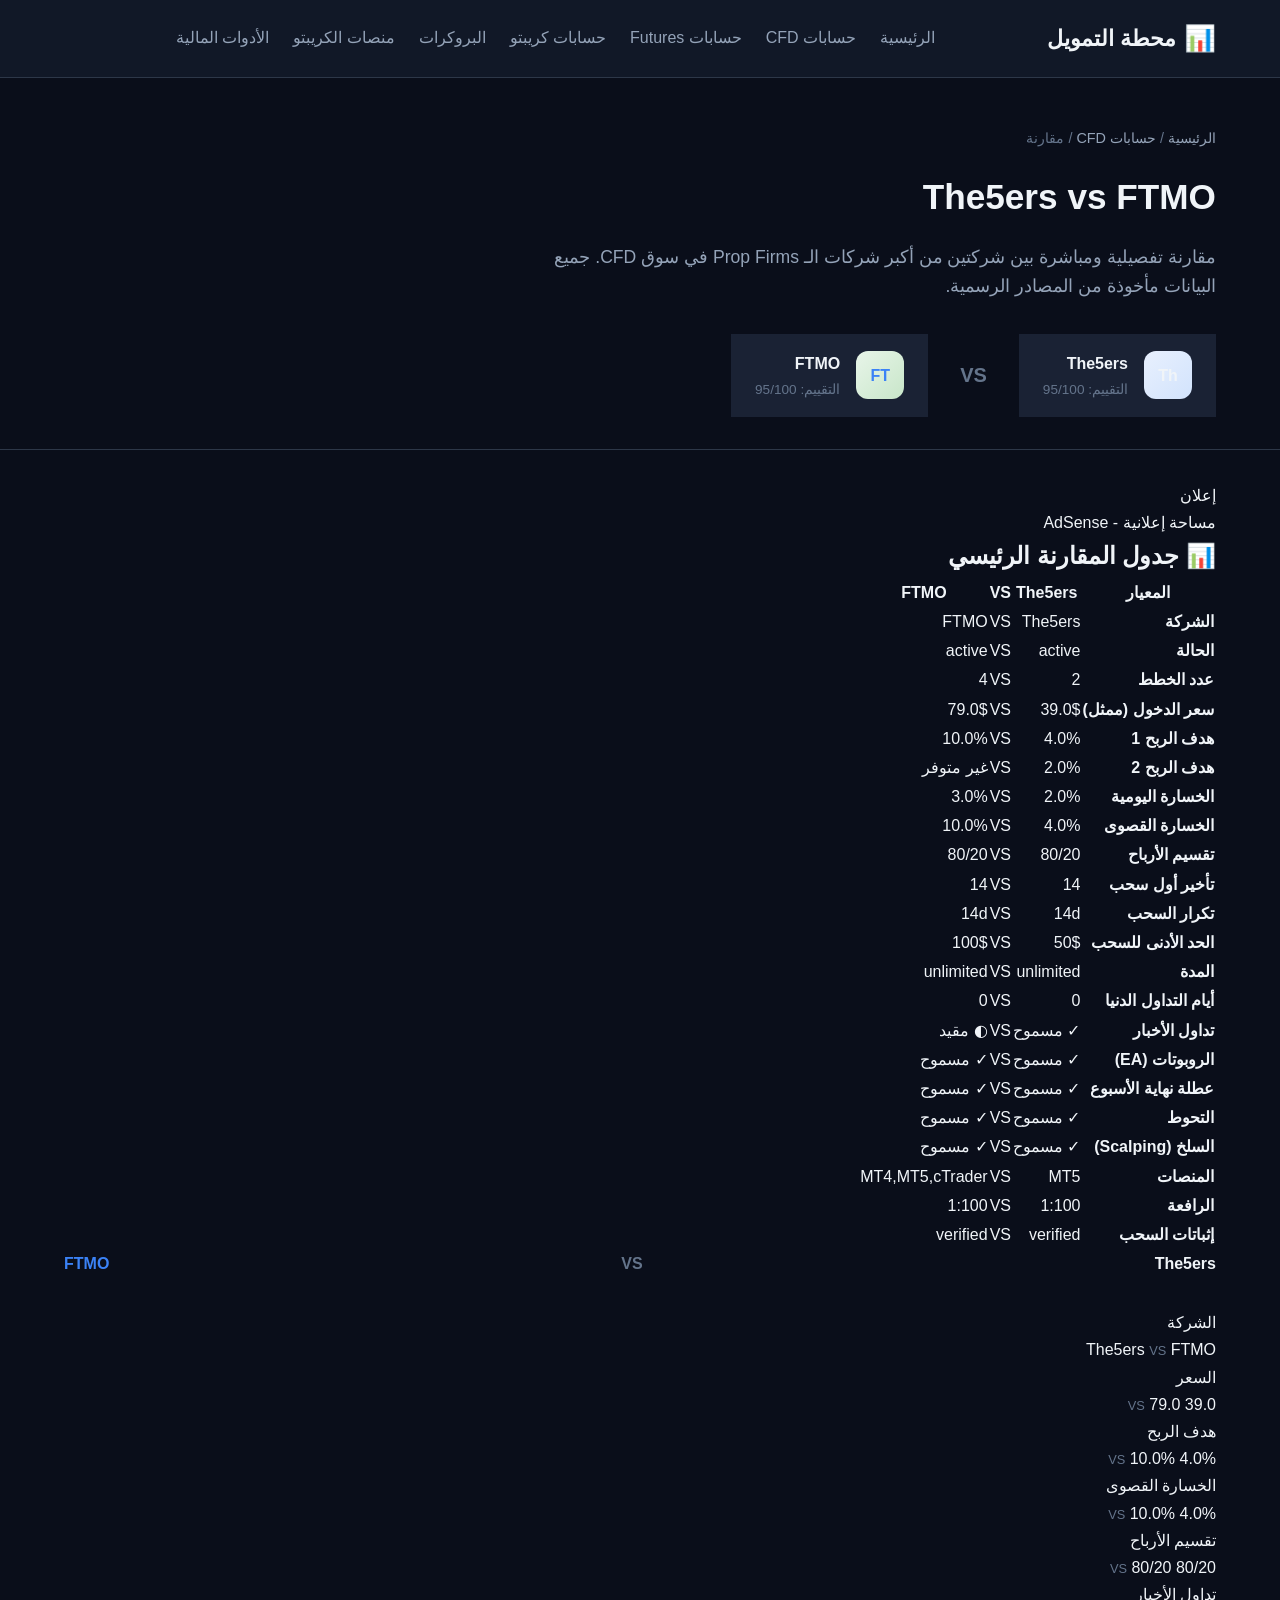
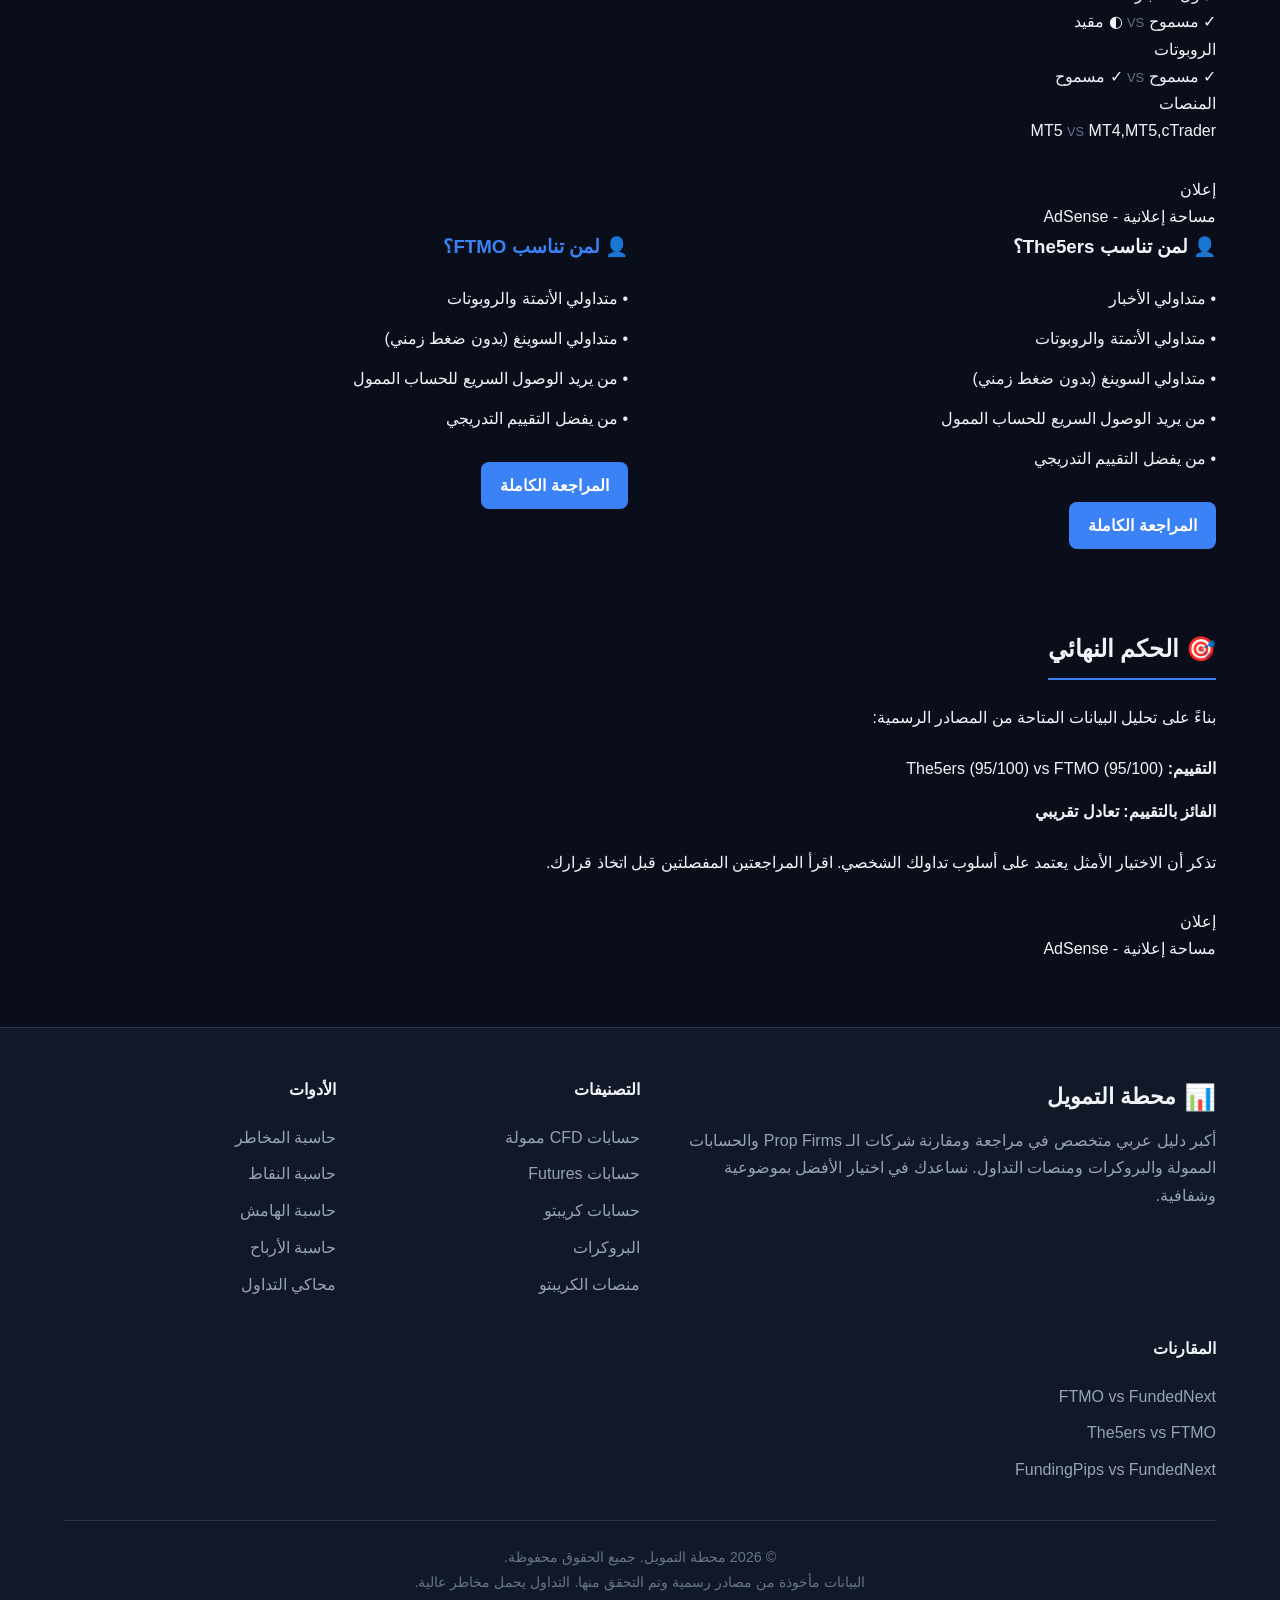
<file: comparisons/the5ers-vs-ftmo.html>
<!DOCTYPE html>
<html lang="ar" dir="rtl">
<head>
<meta charset="UTF-8">
<meta name="viewport" content="width=device-width, initial-scale=1.0">
<meta name="description" content="أكبر دليل عربي لشركات الـ Prop Firms والحسابات الممولة والبروكرات ومنصات الكريبتو. مراجعات شاملة، مقارنات تفصيلية، وأدوات مالية احترافية.">
<meta name="keywords" content="prop firm, حساب ممول, تداول, forex, CFD, futures, crypto, بروكر, مراجعة, مقارنة">
<meta name="author" content="محطة التمويل">
<meta name="robots" content="index, follow">
<meta property="og:title" content="The5ers vs FTMO | مقارنة شاملة | محطة التمويل">
<meta property="og:description" content="أكبر دليل عربي لشركات الـ Prop Firms والحسابات الممولة والبروكرات ومنصات الكريبتو.">
<meta property="og:type" content="website">
<meta property="og:locale" content="ar_SA">
<meta name="twitter:card" content="summary_large_image">
<meta name="theme-color" content="#1a73e8">
<link rel="canonical" href="https://prophub.com/">
<link rel="preconnect" href="https://fonts.googleapis.com">
<link href="https://fonts.googleapis.com/css2?family=Cairo:wght@400;600;700;800&display=swap" rel="stylesheet">
<link rel="stylesheet" href="/assets/css/style.css">
<title>The5ers vs FTMO | مقارنة شاملة | محطة التمويل</title>
<script type="application/ld+json">
{
  "@context": "https://schema.org",
  "@type": "WebSite",
  "name": "محطة التمويل",
  "url": "https://prophub.com/",
  "description": "أكبر دليل عربي لشركات الـ Prop Firms والحسابات الممولة والبروكرات ومنصات الكريبتو.",
  "inLanguage": "ar"
}
</script>
</head>
<body>
<header class="site-header">
  <div class="container header-inner">
    <a href="/" class="logo">
      <div class="logo-icon">📊</div>
      <span>محطة التمويل</span>
    </a>
    <nav class="main-nav">
      <a href="/" class="nav-link ">الرئيسية</a>
<a href="/categories/cfd-prop-firms.html" class="nav-link active">حسابات CFD</a>
<a href="/categories/futures-prop-firms.html" class="nav-link ">حسابات Futures</a>
<a href="/categories/crypto-prop-firms.html" class="nav-link ">حسابات كريبتو</a>
<a href="/categories/brokers.html" class="nav-link ">البروكرات</a>
<a href="/categories/crypto-exchanges.html" class="nav-link ">منصات الكريبتو</a>
<a href="/tools/" class="nav-link ">الأدوات المالية</a>

    </nav>
    <div class="header-actions">
      <button class="mobile-menu-btn" aria-label="القائمة">☰</button>
    </div>
  </div>
</header>
<main>

<section class="review-hero">
  <div class="container">
    <nav class="breadcrumb">
      <a href="/">الرئيسية</a>
      <span class="breadcrumb-separator">/</span>
      <a href="/categories/cfd-prop-firms.html">حسابات CFD</a>
      <span class="breadcrumb-separator">/</span>
      <span>مقارنة</span>
    </nav>
    <h1>The5ers vs FTMO</h1>
    <p style="color: var(--text-secondary); font-size: 1.1rem; max-width: 700px; margin-top: 1rem;">
      مقارنة تفصيلية ومباشرة بين شركتين من أكبر شركات الـ Prop Firms في سوق CFD. 
      جميع البيانات مأخوذة من المصادر الرسمية.
    </p>
    <div style="display: flex; gap: 2rem; margin-top: 2rem; flex-wrap: wrap;">
      <div style="display: flex; align-items: center; gap: 1rem; padding: 1rem 1.5rem; background: var(--bg-card); border-radius: var(--radius-lg); border: 2px solid var(--border-color);">
        <div style="width: 48px; height: 48px; border-radius: 12px; background: linear-gradient(135deg, #e8f0fe, #d2e3fc); display: flex; align-items: center; justify-content: center; font-weight: 800; color: var(--primary);">Th</div>
        <div>
          <div style="font-weight: 700;">The5ers</div>
          <div style="font-size: 0.85rem; color: var(--text-muted);">التقييم: 95/100</div>
        </div>
      </div>
      <div style="display: flex; align-items: center; justify-content: center; font-weight: 800; color: var(--text-muted); font-size: 1.25rem;">VS</div>
      <div style="display: flex; align-items: center; gap: 1rem; padding: 1rem 1.5rem; background: var(--bg-card); border-radius: var(--radius-lg); border: 2px solid var(--border-color);">
        <div style="width: 48px; height: 48px; border-radius: 12px; background: linear-gradient(135deg, #e8f5e9, #c8e6c9); display: flex; align-items: center; justify-content: center; font-weight: 800; color: var(--accent);">FT</div>
        <div>
          <div style="font-weight: 700;">FTMO</div>
          <div style="font-size: 0.85rem; color: var(--text-muted);">التقييم: 95/100</div>
        </div>
      </div>
    </div>
  </div>
</section>

<div class="container">
  <div class="ad-slot">
    <span class="ad-slot-label">إعلان</span>
    <div>مساحة إعلانية - AdSense</div>
  </div>

  <section class="comparison-section" style="margin-bottom: 2rem;">
    <div class="comparison-header">
      <h2>📊 جدول المقارنة الرئيسي</h2>
    </div>
    <div class="comparison-table-wrapper">
      <table class="comparison-table">
        <thead>
          <tr>
            <th>المعيار</th>
            <th>The5ers</th>
            <th class="vs-cell">VS</th>
            <th>FTMO</th>
          </tr>
        </thead>
        <tbody>
          
        <tr>
          <td><strong>الشركة</strong></td>
          <td class="">The5ers</td>
          <td class="vs-cell">VS</td>
          <td class="">FTMO</td>
        </tr>
        
        <tr>
          <td><strong>الحالة</strong></td>
          <td class="">active</td>
          <td class="vs-cell">VS</td>
          <td class="">active</td>
        </tr>
        
        <tr>
          <td><strong>عدد الخطط</strong></td>
          <td class="">2</td>
          <td class="vs-cell">VS</td>
          <td class="winner">4</td>
        </tr>
        
        <tr>
          <td><strong>سعر الدخول (ممثل)</strong></td>
          <td class="winner">39.0$</td>
          <td class="vs-cell">VS</td>
          <td class="">79.0$</td>
        </tr>
        
        <tr>
          <td><strong>هدف الربح 1</strong></td>
          <td class="winner">4.0%</td>
          <td class="vs-cell">VS</td>
          <td class="">10.0%</td>
        </tr>
        
        <tr>
          <td><strong>هدف الربح 2</strong></td>
          <td class="">2.0%</td>
          <td class="vs-cell">VS</td>
          <td class="">غير متوفر</td>
        </tr>
        
        <tr>
          <td><strong>الخسارة اليومية</strong></td>
          <td class="">2.0%</td>
          <td class="vs-cell">VS</td>
          <td class="winner">3.0%</td>
        </tr>
        
        <tr>
          <td><strong>الخسارة القصوى</strong></td>
          <td class="">4.0%</td>
          <td class="vs-cell">VS</td>
          <td class="winner">10.0%</td>
        </tr>
        
        <tr>
          <td><strong>تقسيم الأرباح</strong></td>
          <td class="">80/20</td>
          <td class="vs-cell">VS</td>
          <td class="">80/20</td>
        </tr>
        
        <tr>
          <td><strong>تأخير أول سحب</strong></td>
          <td class="">14</td>
          <td class="vs-cell">VS</td>
          <td class="">14</td>
        </tr>
        
        <tr>
          <td><strong>تكرار السحب</strong></td>
          <td class="">14d</td>
          <td class="vs-cell">VS</td>
          <td class="">14d</td>
        </tr>
        
        <tr>
          <td><strong>الحد الأدنى للسحب</strong></td>
          <td class="">50$</td>
          <td class="vs-cell">VS</td>
          <td class="">100$</td>
        </tr>
        
        <tr>
          <td><strong>المدة</strong></td>
          <td class="">unlimited</td>
          <td class="vs-cell">VS</td>
          <td class="">unlimited</td>
        </tr>
        
        <tr>
          <td><strong>أيام التداول الدنيا</strong></td>
          <td class="">0</td>
          <td class="vs-cell">VS</td>
          <td class="">0</td>
        </tr>
        
        <tr>
          <td><strong>تداول الأخبار</strong></td>
          <td class="">✓ مسموح</td>
          <td class="vs-cell">VS</td>
          <td class="">◐ مقيد</td>
        </tr>
        
        <tr>
          <td><strong>الروبوتات (EA)</strong></td>
          <td class="">✓ مسموح</td>
          <td class="vs-cell">VS</td>
          <td class="">✓ مسموح</td>
        </tr>
        
        <tr>
          <td><strong>عطلة نهاية الأسبوع</strong></td>
          <td class="">✓ مسموح</td>
          <td class="vs-cell">VS</td>
          <td class="">✓ مسموح</td>
        </tr>
        
        <tr>
          <td><strong>التحوط</strong></td>
          <td class="">✓ مسموح</td>
          <td class="vs-cell">VS</td>
          <td class="">✓ مسموح</td>
        </tr>
        
        <tr>
          <td><strong>السلخ (Scalping)</strong></td>
          <td class="">✓ مسموح</td>
          <td class="vs-cell">VS</td>
          <td class="">✓ مسموح</td>
        </tr>
        
        <tr>
          <td><strong>المنصات</strong></td>
          <td class="">MT5</td>
          <td class="vs-cell">VS</td>
          <td class="">MT4,MT5,cTrader</td>
        </tr>
        
        <tr>
          <td><strong>الرافعة</strong></td>
          <td class="">1:100</td>
          <td class="vs-cell">VS</td>
          <td class="">1:100</td>
        </tr>
        
        <tr>
          <td><strong>إثباتات السحب</strong></td>
          <td class="">verified</td>
          <td class="vs-cell">VS</td>
          <td class="">verified</td>
        </tr>
        
        </tbody>
      </table>
    </div>

    <div class="comparison-cards">
      <div class="compare-card">
        <div style="display: flex; justify-content: space-between; align-items: center; margin-bottom: 1rem; padding-bottom: 1rem; border-bottom: 2px solid var(--border-light);">
          <span style="font-weight: 700; color: var(--primary);">The5ers</span>
          <span style="font-weight: 800; color: var(--text-muted);">VS</span>
          <span style="font-weight: 700; color: var(--accent);">FTMO</span>
        </div>
        
        <div class="compare-card-row">
          <span class="compare-card-label">الشركة</span>
          <div class="compare-card-values">
            <span class="compare-card-value">The5ers</span>
            <span style="color: var(--text-muted); font-size: 0.8rem;">VS</span>
            <span class="compare-card-value">FTMO</span>
          </div>
        </div>
        
        <div class="compare-card-row">
          <span class="compare-card-label">السعر</span>
          <div class="compare-card-values">
            <span class="compare-card-value">39.0</span>
            <span style="color: var(--text-muted); font-size: 0.8rem;">VS</span>
            <span class="compare-card-value">79.0</span>
          </div>
        </div>
        
        <div class="compare-card-row">
          <span class="compare-card-label">هدف الربح</span>
          <div class="compare-card-values">
            <span class="compare-card-value">4.0%</span>
            <span style="color: var(--text-muted); font-size: 0.8rem;">VS</span>
            <span class="compare-card-value">10.0%</span>
          </div>
        </div>
        
        <div class="compare-card-row">
          <span class="compare-card-label">الخسارة القصوى</span>
          <div class="compare-card-values">
            <span class="compare-card-value">4.0%</span>
            <span style="color: var(--text-muted); font-size: 0.8rem;">VS</span>
            <span class="compare-card-value">10.0%</span>
          </div>
        </div>
        
        <div class="compare-card-row">
          <span class="compare-card-label">تقسيم الأرباح</span>
          <div class="compare-card-values">
            <span class="compare-card-value">80/20</span>
            <span style="color: var(--text-muted); font-size: 0.8rem;">VS</span>
            <span class="compare-card-value">80/20</span>
          </div>
        </div>
        
        <div class="compare-card-row">
          <span class="compare-card-label">تداول الأخبار</span>
          <div class="compare-card-values">
            <span class="compare-card-value">✓ مسموح</span>
            <span style="color: var(--text-muted); font-size: 0.8rem;">VS</span>
            <span class="compare-card-value">◐ مقيد</span>
          </div>
        </div>
        
        <div class="compare-card-row">
          <span class="compare-card-label">الروبوتات</span>
          <div class="compare-card-values">
            <span class="compare-card-value">✓ مسموح</span>
            <span style="color: var(--text-muted); font-size: 0.8rem;">VS</span>
            <span class="compare-card-value">✓ مسموح</span>
          </div>
        </div>
        
        <div class="compare-card-row">
          <span class="compare-card-label">المنصات</span>
          <div class="compare-card-values">
            <span class="compare-card-value">MT5</span>
            <span style="color: var(--text-muted); font-size: 0.8rem;">VS</span>
            <span class="compare-card-value">MT4,MT5,cTrader</span>
          </div>
        </div>
        
      </div>
    </div>
  </section>

  <div class="ad-slot">
    <span class="ad-slot-label">إعلان</span>
    <div>مساحة إعلانية - AdSense</div>
  </div>

  <div style="display: grid; grid-template-columns: 1fr 1fr; gap: 1.5rem; margin-bottom: 2rem;">
    <div class="content-section">
      <h3 style="margin-bottom: 1rem; color: var(--primary);">👤 لمن تناسب The5ers؟</h3>
      <ul style="list-style: none;"><li style="padding: 0.4rem 0;">• متداولي الأخبار</li><li style="padding: 0.4rem 0;">• متداولي الأتمتة والروبوتات</li><li style="padding: 0.4rem 0;">• متداولي السوينغ (بدون ضغط زمني)</li><li style="padding: 0.4rem 0;">• من يريد الوصول السريع للحساب الممول</li><li style="padding: 0.4rem 0;">• من يفضل التقييم التدريجي</li></ul>
      <div style="margin-top: 1.5rem;">
        <a href="/reviews/the5ers.html" class="btn btn-primary">المراجعة الكاملة</a>
      </div>
    </div>
    <div class="content-section">
      <h3 style="margin-bottom: 1rem; color: var(--accent);">👤 لمن تناسب FTMO؟</h3>
      <ul style="list-style: none;"><li style="padding: 0.4rem 0;">• متداولي الأتمتة والروبوتات</li><li style="padding: 0.4rem 0;">• متداولي السوينغ (بدون ضغط زمني)</li><li style="padding: 0.4rem 0;">• من يريد الوصول السريع للحساب الممول</li><li style="padding: 0.4rem 0;">• من يفضل التقييم التدريجي</li></ul>
      <div style="margin-top: 1.5rem;">
        <a href="/reviews/ftmo.html" class="btn btn-primary">المراجعة الكاملة</a>
      </div>
    </div>
  </div>

  <section class="content-section" style="margin-bottom: 2rem;">
    <h2>🎯 الحكم النهائي</h2>
    <div class="verdict-box">
      
    <p>بناءً على تحليل البيانات المتاحة من المصادر الرسمية:</p>
    <ul style="margin: 1rem 0; text-align: right; list-style: none;">
      <li style="padding: 0.5rem 0;"><strong>التقييم:</strong> The5ers (95/100) vs FTMO (95/100)</li>
      <li style="padding: 0.5rem 0;"><strong>الفائز بالتقييم:</strong> <span style="color: var(--primary); font-weight: 700;">تعادل تقريبي</span></li>
    </ul>
    <p>تذكر أن الاختيار الأمثل يعتمد على أسلوب تداولك الشخصي. اقرأ المراجعتين المفصلتين قبل اتخاذ قرارك.</p>
    
    </div>
  </section>

  <div class="ad-slot">
    <span class="ad-slot-label">إعلان</span>
    <div>مساحة إعلانية - AdSense</div>
  </div>
</div>
</main>
<footer class="site-footer">
  <div class="container">
    <div class="footer-grid">
      <div class="footer-brand">
        <a href="/" class="logo">
          <div class="logo-icon">📊</div>
          <span>محطة التمويل</span>
        </a>
        <p>أكبر دليل عربي متخصص في مراجعة ومقارنة شركات الـ Prop Firms والحسابات الممولة والبروكرات ومنصات التداول. نساعدك في اختيار الأفضل بموضوعية وشفافية.</p>
      </div>
      <div class="footer-col">
        <h4>التصنيفات</h4>
        <a href="/categories/cfd-prop-firms.html">حسابات CFD ممولة</a>
        <a href="/categories/futures-prop-firms.html">حسابات Futures</a>
        <a href="/categories/crypto-prop-firms.html">حسابات كريبتو</a>
        <a href="/categories/brokers.html">البروكرات</a>
        <a href="/categories/crypto-exchanges.html">منصات الكريبتو</a>
      </div>
      <div class="footer-col">
        <h4>الأدوات</h4>
        <a href="/tools/#risk">حاسبة المخاطر</a>
        <a href="/tools/#pip">حاسبة النقاط</a>
        <a href="/tools/#margin">حاسبة الهامش</a>
        <a href="/tools/#payout">حاسبة الأرباح</a>
        <a href="/tools/#simulator">محاكي التداول</a>
      </div>
      <div class="footer-col">
        <h4>المقارنات</h4>
        <a href="/comparisons/ftmo-vs-fundednext.html">FTMO vs FundedNext</a>
        <a href="/comparisons/the5ers-vs-ftmo.html">The5ers vs FTMO</a>
        <a href="/comparisons/fundingpips-vs-fundednext.html">FundingPips vs FundedNext</a>
      </div>
    </div>
    <div class="footer-bottom">
      <p>© 2026 محطة التمويل. جميع الحقوق محفوظة.</p>
      <p>البيانات مأخوذة من مصادر رسمية وتم التحقق منها. التداول يحمل مخاطر عالية.</p>
    </div>
  </div>
</footer>
<script src="/assets/js/app.js"></script>
</body>
</html>
</file>
<file: assets/css/style.css>
/* ============================================
   محطة التمويل - محطة التمويل
   Theme: Dark/Blue Professional Arabic RTL
   ============================================ */

:root {
  --bg-primary: #0a0e1a;
  --bg-secondary: #111827;
  --bg-card: #1a2234;
  --bg-hover: #232d42;
  --text-primary: #f0f4f8;
  --text-secondary: #94a3b8;
  --text-muted: #64748b;
  --accent: #3b82f6;
  --accent-light: #60a5fa;
  --accent-dark: #2563eb;
  --success: #22c55e;
  --warning: #f59e0b;
  --danger: #ef4444;
  --border: #2d3748;
  --radius: 12px;
  --shadow: 0 4px 20px rgba(0,0,0,0.4);
  --transition: all 0.3s ease;
}

* {
  margin: 0;
  padding: 0;
  box-sizing: border-box;
}

html {
  scroll-behavior: smooth;
}

body {
  font-family: 'Segoe UI', Tahoma, Geneva, Verdana, sans-serif;
  background: var(--bg-primary);
  color: var(--text-primary);
  line-height: 1.7;
  direction: rtl;
}

a {
  color: var(--accent-light);
  text-decoration: none;
  transition: var(--transition);
}

a:hover {
  color: var(--accent);
}

.container {
  max-width: 1200px;
  margin: 0 auto;
  padding: 0 1.5rem;
}

/* Header */
.site-header {
  background: var(--bg-secondary);
  border-bottom: 1px solid var(--border);
  position: sticky;
  top: 0;
  z-index: 1000;
}

.header-inner {
  display: flex;
  align-items: center;
  justify-content: space-between;
  padding: 1rem 1.5rem;
}

.logo {
  display: flex;
  align-items: center;
  gap: 0.5rem;
  font-size: 1.4rem;
  font-weight: 700;
  color: var(--text-primary);
}

.logo-icon {
  font-size: 1.6rem;
}

.main-nav {
  display: flex;
  gap: 1.5rem;
}

.nav-link {
  color: var(--text-secondary);
  font-weight: 500;
  padding: 0.5rem 0;
  border-bottom: 2px solid transparent;
}

.nav-link:hover {
  color: var(--text-primary);
  border-bottom-color: var(--accent);
}

.mobile-menu-btn {
  display: none;
  background: none;
  border: none;
  color: var(--text-primary);
  font-size: 1.5rem;
  cursor: pointer;
}

/* Risk Banner */
.risk-banner {
  background: linear-gradient(90deg, #7c2d12, #92400e);
  padding: 0.75rem 0;
  text-align: center;
  font-size: 0.9rem;
}

.risk-banner p {
  margin: 0;
}

/* Hero */
.hero {
  padding: 4rem 0;
  background: linear-gradient(135deg, var(--bg-secondary) 0%, var(--bg-primary) 100%);
}

.hero-grid {
  display: grid;
  gap: 2rem;
}

.hero-content {
  text-align: center;
}

.hero-title {
  font-size: 2.8rem;
  margin-bottom: 1rem;
  line-height: 1.2;
}

.highlight {
  color: var(--accent-light);
}

.hero-desc {
  font-size: 1.2rem;
  color: var(--text-secondary);
  max-width: 600px;
  margin: 0 auto 2rem;
}

.hero-stats {
  display: flex;
  justify-content: center;
  gap: 2rem;
  flex-wrap: wrap;
  margin-top: 2rem;
}

.stat-item {
  text-align: center;
  padding: 1rem 1.5rem;
  background: var(--bg-card);
  border-radius: var(--radius);
  border: 1px solid var(--border);
  min-width: 120px;
}

.stat-number {
  display: block;
  font-size: 2rem;
  font-weight: 700;
  color: var(--accent-light);
}

.stat-label {
  font-size: 0.85rem;
  color: var(--text-secondary);
}

/* Sections */
.section {
  padding: 3rem 0;
}

.section-header {
  text-align: center;
  margin-bottom: 2.5rem;
}

.section-tag {
  display: inline-block;
  background: var(--accent-dark);
  color: white;
  padding: 0.25rem 0.75rem;
  border-radius: 20px;
  font-size: 0.8rem;
  margin-bottom: 0.5rem;
}

.section-title {
  font-size: 2rem;
  margin-bottom: 0.5rem;
}

.section-desc {
  color: var(--text-secondary);
}

/* Categories Grid */
.categories-grid {
  display: grid;
  grid-template-columns: repeat(auto-fit, minmax(250px, 1fr));
  gap: 1.5rem;
}

.category-card {
  background: var(--bg-card);
  border: 1px solid var(--border);
  border-radius: var(--radius);
  padding: 2rem;
  text-align: center;
  transition: var(--transition);
}

.category-card:hover {
  transform: translateY(-5px);
  border-color: var(--accent);
  box-shadow: var(--shadow);
}

.category-icon {
  font-size: 2.5rem;
  margin-bottom: 1rem;
}

.category-card h3 {
  margin-bottom: 0.5rem;
  color: var(--text-primary);
}

.category-card p {
  color: var(--text-secondary);
}

/* Firms Grid */
.firms-grid {
  display: grid;
  grid-template-columns: repeat(auto-fill, minmax(300px, 1fr));
  gap: 1.5rem;
}

/* Firm Card */
.firm-card {
  background: var(--bg-card);
  border: 1px solid var(--border);
  border-radius: var(--radius);
  overflow: hidden;
  transition: var(--transition);
}

.firm-card:hover {
  border-color: var(--accent);
  box-shadow: var(--shadow);
}

.firm-card-header {
  padding: 1.5rem;
  border-bottom: 1px solid var(--border);
}

.firm-info {
  display: flex;
  flex-wrap: wrap;
  gap: 0.5rem;
  align-items: center;
}

.firm-name {
  font-size: 1.2rem;
  margin-left: auto;
  flex: 1 1 100%;
}

.firm-badge {
  display: inline-block;
  padding: 0.2rem 0.6rem;
  border-radius: 20px;
  font-size: 0.75rem;
  font-weight: 600;
  background: var(--bg-hover);
  color: var(--text-secondary);
}

.badge-active {
  background: rgba(34, 197, 94, 0.2);
  color: var(--success);
}

.badge-paused {
  background: rgba(245, 158, 11, 0.2);
  color: var(--warning);
}

.badge-closed {
  background: rgba(239, 68, 68, 0.2);
  color: var(--danger);
}

.badge-unclear {
  background: rgba(148, 163, 184, 0.2);
  color: var(--text-muted);
}

.firm-card-body {
  padding: 1.5rem;
}

.firm-features {
  display: flex;
  flex-direction: column;
  gap: 0.5rem;
  margin-bottom: 1.5rem;
}

.feature-item {
  font-size: 0.9rem;
  color: var(--text-secondary);
}

.firm-actions {
  display: flex;
  gap: 0.75rem;
  flex-wrap: wrap;
}

/* Buttons */
.btn {
  display: inline-block;
  padding: 0.6rem 1.2rem;
  border-radius: 8px;
  font-weight: 600;
  text-align: center;
  cursor: pointer;
  transition: var(--transition);
  border: none;
}

.btn-primary {
  background: var(--accent);
  color: white;
}

.btn-primary:hover {
  background: var(--accent-dark);
  color: white;
}

.btn-outline {
  background: transparent;
  color: var(--text-secondary);
  border: 1px solid var(--border);
}

.btn-outline:hover {
  border-color: var(--accent);
  color: var(--accent-light);
}

.btn-sm {
  padding: 0.4rem 0.8rem;
  font-size: 0.85rem;
}

.btn-lg {
  padding: 0.8rem 2rem;
  font-size: 1.1rem;
}

/* Review Page */
.review-hero {
  padding: 2rem 0;
  border-bottom: 1px solid var(--border);
  margin-bottom: 2rem;
}

.review-hero h1 {
  font-size: 2.2rem;
  margin-bottom: 1rem;
}

.review-meta {
  display: flex;
  gap: 0.75rem;
  flex-wrap: wrap;
}

.breadcrumb {
  padding: 1rem 0;
  color: var(--text-muted);
  font-size: 0.9rem;
}

.breadcrumb a {
  color: var(--text-secondary);
}

.breadcrumb a:hover {
  color: var(--accent-light);
}

.content-section {
  margin-bottom: 3rem;
}

.content-section h2 {
  font-size: 1.5rem;
  margin-bottom: 1.5rem;
  padding-bottom: 0.5rem;
  border-bottom: 2px solid var(--accent);
  display: inline-block;
}

.quick-summary {
  background: var(--bg-card);
  border: 1px solid var(--border);
  border-radius: var(--radius);
  padding: 1.5rem;
}

.summary-grid {
  display: grid;
  grid-template-columns: repeat(auto-fit, minmax(250px, 1fr));
  gap: 1rem;
}

.summary-grid div {
  padding: 0.5rem 0;
  border-bottom: 1px solid var(--border);
}

/* Tables */
.data-table {
  width: 100%;
  border-collapse: collapse;
  background: var(--bg-card);
  border-radius: var(--radius);
  overflow: hidden;
  margin-bottom: 2rem;
}

.data-table thead {
  background: var(--bg-hover);
}

.data-table th,
.data-table td {
  padding: 1rem;
  text-align: right;
  border-bottom: 1px solid var(--border);
}

.data-table th {
  font-weight: 600;
  color: var(--text-primary);
  white-space: nowrap;
}

.data-table tbody tr:hover {
  background: var(--bg-hover);
}

.table-wrapper {
  overflow-x: auto;
}

.plans-table {
  min-width: 900px;
}

/* FAQ */
.faq {
  display: flex;
  flex-direction: column;
  gap: 1rem;
}

.faq details {
  background: var(--bg-card);
  border: 1px solid var(--border);
  border-radius: var(--radius);
  padding: 1rem 1.5rem;
}

.faq summary {
  font-weight: 600;
  cursor: pointer;
  list-style: none;
}

.faq summary::-webkit-details-marker {
  display: none;
}

.faq details[open] summary {
  margin-bottom: 0.75rem;
  color: var(--accent-light);
}

/* Sources */
.sources-list {
  list-style: none;
}

.sources-list li {
  padding: 0.5rem 0;
  border-bottom: 1px solid var(--border);
}

.sources-list a {
  word-break: break-all;
}

/* Footer */
.site-footer {
  background: var(--bg-secondary);
  border-top: 1px solid var(--border);
  padding: 3rem 0 1.5rem;
  margin-top: 4rem;
}

.footer-grid {
  display: grid;
  grid-template-columns: 2fr 1fr 1fr;
  gap: 2rem;
  margin-bottom: 2rem;
}

.footer-brand p {
  color: var(--text-secondary);
  margin-top: 0.5rem;
}

.footer-col h4 {
  margin-bottom: 1rem;
  color: var(--text-primary);
}

.footer-col a {
  display: block;
  color: var(--text-secondary);
  padding: 0.3rem 0;
}

.footer-col a:hover {
  color: var(--accent-light);
}

.footer-bottom {
  text-align: center;
  padding-top: 1.5rem;
  border-top: 1px solid var(--border);
  color: var(--text-muted);
  font-size: 0.9rem;
}

/* Responsive */
@media (max-width: 768px) {
  .main-nav {
    display: none;
    position: absolute;
    top: 100%;
    right: 0;
    left: 0;
    background: var(--bg-secondary);
    flex-direction: column;
    padding: 1rem;
    border-bottom: 1px solid var(--border);
  }

  .main-nav.active {
    display: flex;
  }

  .mobile-menu-btn {
    display: block;
  }

  .hero-title {
    font-size: 2rem;
  }

  .hero-stats {
    gap: 1rem;
  }

  .stat-item {
    min-width: 100px;
    padding: 0.75rem;
  }

  .footer-grid {
    grid-template-columns: 1fr;
  }

  .firms-grid {
    grid-template-columns: 1fr;
  }

  .categories-grid {
    grid-template-columns: 1fr;
  }

  .data-table {
    font-size: 0.85rem;
  }

  .data-table th,
  .data-table td {
    padding: 0.75rem 0.5rem;
  }
}
</file>
